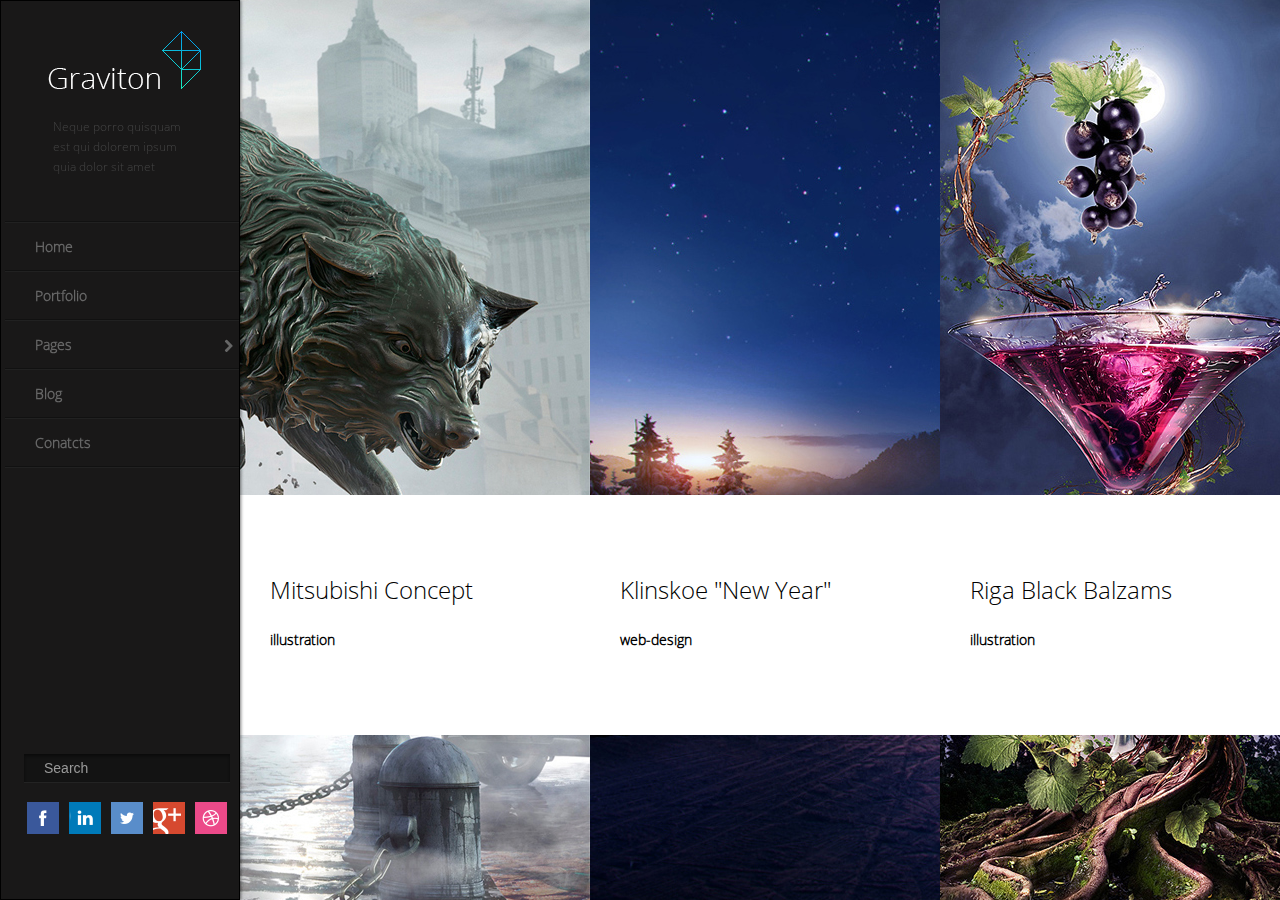
<file: index.html>
<!DOCTYPE html>
<!--[if lt IE 7]>      <html class="no-js lt-ie9 lt-ie8 lt-ie7"> <![endif]-->
<!--[if IE 7]>         <html class="no-js lt-ie9 lt-ie8"> <![endif]-->
<!--[if IE 8]>         <html class="no-js lt-ie9"> <![endif]-->
<!--[if gt IE 8]><!--> <html class="no-js"> <!--<![endif]-->
    <head>
        <meta charset="utf-8">
        <meta http-equiv="X-UA-Compatible" content="IE=edge,chrome=1">
        <title></title>
        <meta name="description" content="">
        <meta name="viewport" content="width=device-width">
        <link href='http://fonts.googleapis.com/css?family=Open+Sans:300italic,400,300' rel='stylesheet' type='text/css'>
        <link rel="stylesheet" href="css/font-awesome.min.css">
        <link rel="stylesheet" href="css/bootstrap.min.css">
        
        <link rel="stylesheet" href="css/bootstrap-responsive.min.css">
        <link rel="stylesheet" href="css/jquery.jscrollpane.css">
        <link rel="stylesheet" href="css/component.css" />
        <link rel="stylesheet" href="css/main.css">
        
        <!--[if lt IE 9]>
            <script src="js/vendor/html5-3.6-respond-1.1.0.min.js"></script>
        <![endif]-->
        <script src="js/modernizr.custom.js"></script>
    </head>
    <body class="index">
        <!--[if lt IE 7]>
            <p class="chromeframe">You are using an <strong>outdated</strong> browser. Please <a href="http://browsehappy.com/">upgrade your browser</a> or <a href="http://www.google.com/chromeframe/?redirect=true">activate Google Chrome Frame</a> to improve your experience.</p>
        <![endif]-->
      
            <a href="#" class="visible-phone show-btn">
                            <i class="btn-arrow-show"></i>
            </a>
            <div class="visible-phone helper"><img src="img/scroll-icon.png" alt=""></div>
        <div class="container-fluid">
            <div class="row-fluid">
                <div class="span3 menu-container"><!-- Left Column -->
                    <div class="menu">
                        <div class="logo">
                            <a href="index.html"><img src="img/logo.png" alt="logo"></a>
                            <p class="">Neque porro quisquam est qui dolorem ipsum quia dolor sit amet</p>
                            <a href="#" class="visible-phone hide-btn">
                                <i class="btn-arrow"></i>
                            </a>
                        </div>
                        <div id="dl-menu" class="dl-menuwrapper"><!-- Menu -->
                            <ul class=" dl-menu dlmenuopen dl-menuopen">
                                  <li class="line"></li>  
                                <li><a href="index.html">Home</a>
                                </li>
                                <li class="line"></li>
                                <li>
                                    <a href="gallery.html">Portfolio </a>
                                </li>
                                <li class="line"></li>
                                <li><a href="#">Pages</a>
                                    <ul class="dl-submenu">
                                        <li class="line"></li> 
                                            <li><a href="about.html">About</a></li>
                                            <li class="line"></li> 
                                            <li><a href="#">Slider</a></li>
                                            <li class="line"></li> 
                                            <li><a href="shortcodes.html">ShortCodes</a></li>
                                            <li class="line"></li> 
                                        </ul>
                                </li>
                                <li class="line"></li>
                                <li><a href="blog.html">Blog </a></li>
                                <li class="line"></li>
                                <li><a href="contact.html">Conatcts </a></li>
                                <li class="line"></li>
                            </ul>
                        </div> <!-- / Menu -->
                        <div class="bottom">
                            <form action="#" class="search" >
                                <input type="text" name="search" placeholder="Search">
                            </form>
                            <ul class="social">
                                <li><a href="#"><i class="sprite-f"></i></a></li>
                                <li><a href="#"><i class="sprite-in"></i></a></li>
                                <li><a href="#"><i class="sprite-t"></i></a></li>
                                <li><a href="#"><i class="sprite-g"></i></a></li>
                                <li><a href="#"><i class="sprite-w"></i></a></li>
                            </ul>
                        </div>
                    </div>
                </div><!-- / Left Column -->
               
                        
                        <ul class="index-gallery"> <!-- Gallery Items -->
                            <li style="background-image:url(img/iimg1.png)">
                                <a href="#">
                                    <div class="title">
                                        <h2>Mitsubishi Concept</h2>
                                        <h4>illustration</h4>
                                       
                                    </div>
                                </a>
                            </li>
                            <li style="background-image:url(img/iimg2.png)">
                                <a href="#">
                                    <div class="title">
                                        <h2>Klinskoe "New Year"</h2>
                                        <h4>web-design</h4>
                                       
                                    </div>
                                </a>
                            </li>
                            <li style="background-image:url(img/iimg3.png)">
                                <a href="#">
                                    <div class="title">
                                        <h2>Riga Black Balzams</h2>
                                        <h4>illustration</h4>
                                        
                                    </div>
                                </a>
                            </li>
                            <li style="background-image:url(img/iimg4.png)">
                                <a href="#">
                                    <div class="title">
                                        <h2>Riga Black Balzams 2</h2>
                                        <h4>web-design</h4>
                                        
                                    </div>
                                </a>
                            </li>
                            <li style="background-image:url(img/iimg1.png)">
                                <a href="#">
                                    <div class="title">
                                        <h2>Mitsubishi Concept</h2>
                                        <h4>illustration</h4>
                                       
                                    </div>
                                </a>
                            </li>
                            <li style="background-image:url(img/iimg2.png)">
                                <a href="#">
                                    <div class="title">
                                        <h2>Klinskoe "New Year"</h2>
                                        <h4>web-design</h4>
                                        
                                    </div>
                                </a>
                            </li>
                            <li style="background-image:url(img/iimg3.png)">
                                <a href="#">
                                    <div class="title">
                                        <h2>Riga Black Balzams</h2>
                                        <h4>illustration</h4>
                                        
                                    </div>
                                </a>
                            </li>
                            <li style="background-image:url(img/iimg4.png)">
                                <a href="#">
                                    <div class="title">
                                        <h2>Riga Black Balzams 2</h2>
                                        <h4>web-design</h4>
                                        
                                    </div>
                                </a>
                            </li>
                        </ul><!-- / Gallery Items -->
                        
                   
            </div>
        </div>

       

       

        <script src="http://ajax.googleapis.com/ajax/libs/jquery/1.9.1/jquery.min.js"></script>
        <script>window.jQuery || document.write('<script src="js/vendor/jquery-1.9.1.min.js"><\/script>')</script>
    
        <script src="js/jquery.dlmenu.js"></script>
        <script src="js/vendor/bootstrap.min.js"></script>
        <script src='js/jquery.mousewheel.js'></script>
        <script src="js/jquery.jscrollpane.min.js"></script>
        <script src="js/main.js"></script>
        <script>

            $(window).load(function(){


                $('<li class="line"></li>').insertBefore('.dl-back');

                $('.index-gallery').width(parseInt( $('.index-gallery li').width() ) * $('.index-gallery li').size());

                $(window).on('resize.index',function(event){
                    $('.index-gallery').width(parseInt( $('.index-gallery li').width() ) * $('.index-gallery li').size());                    
                });

               
            });

        </script>

        <script>
    /* MOUSE WHEEL Index Gallery*/
      $(function() {

       $("body, html").mousewheel(function(event, delta) {
          
          this.scrollLeft -= (delta * 70);
          
          event.preventDefault();

       });


      

      });
    </script>

       
    </body>
</html>
</file>
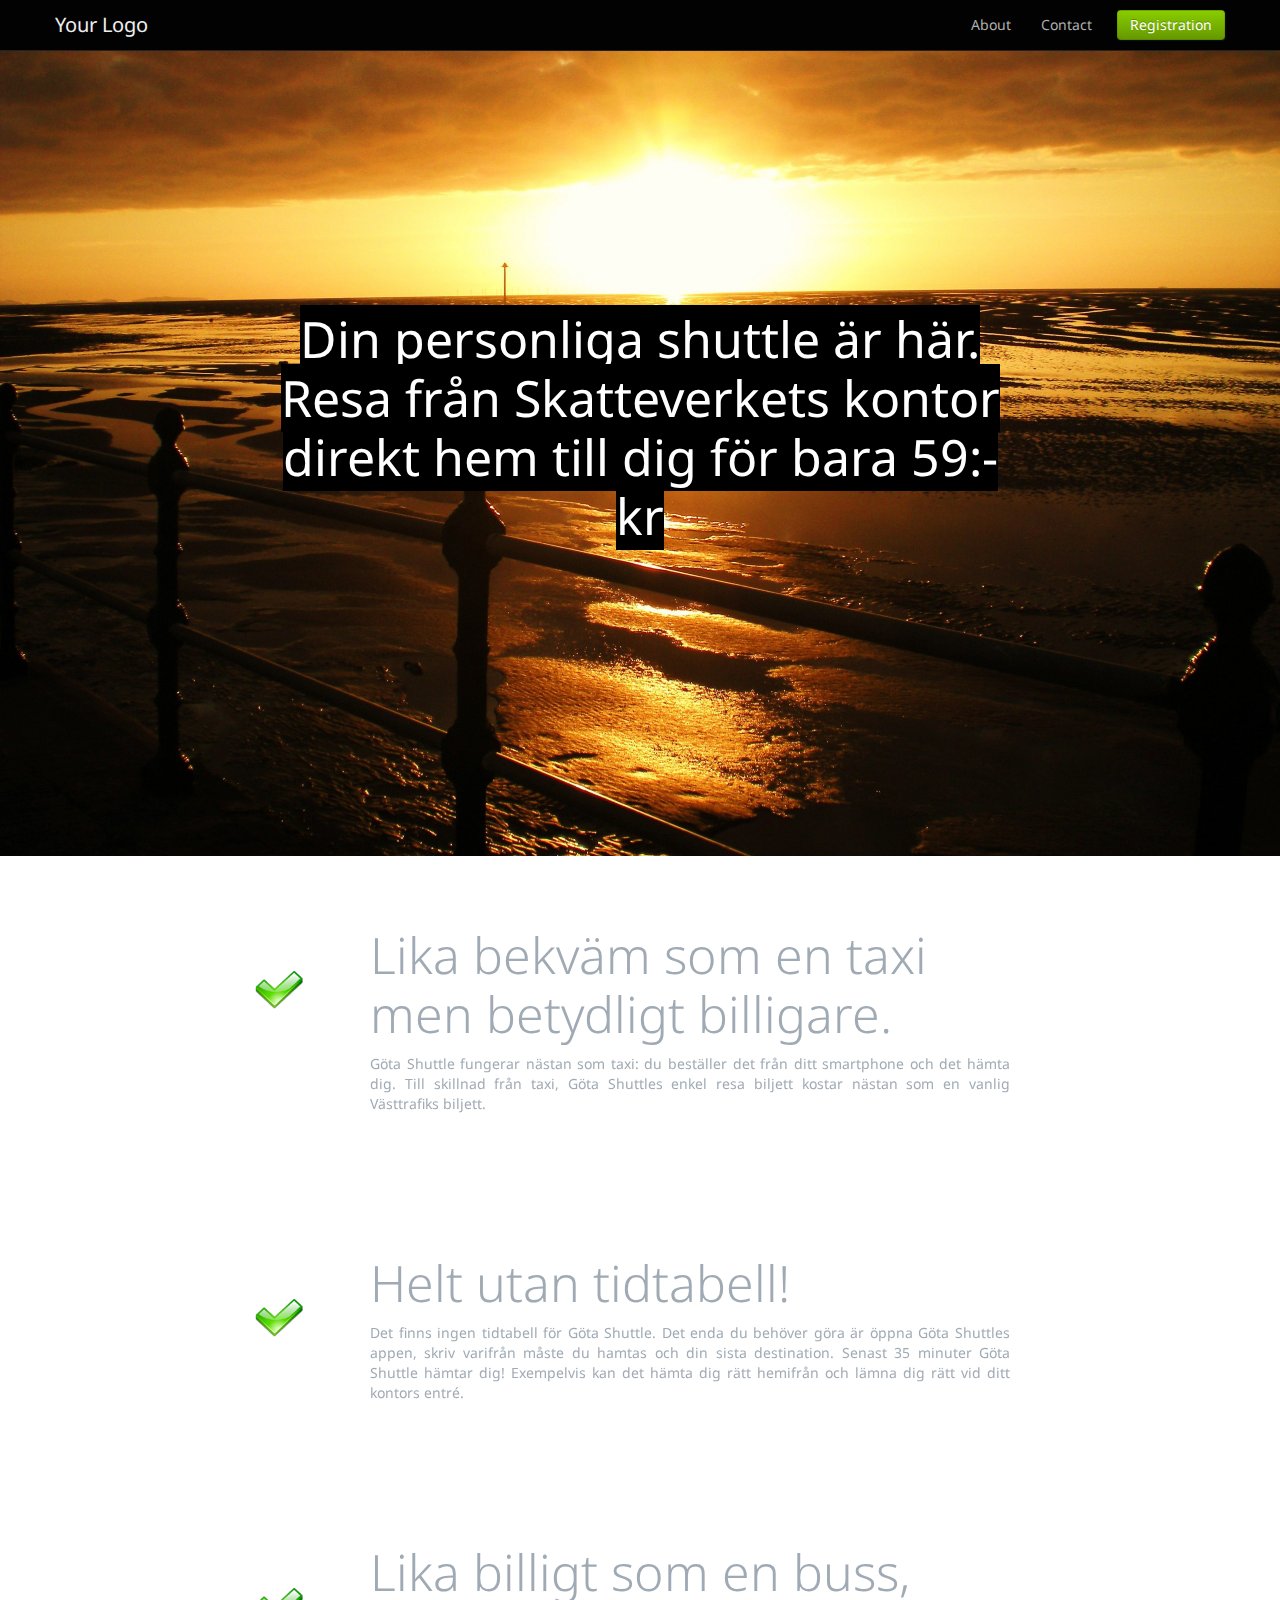
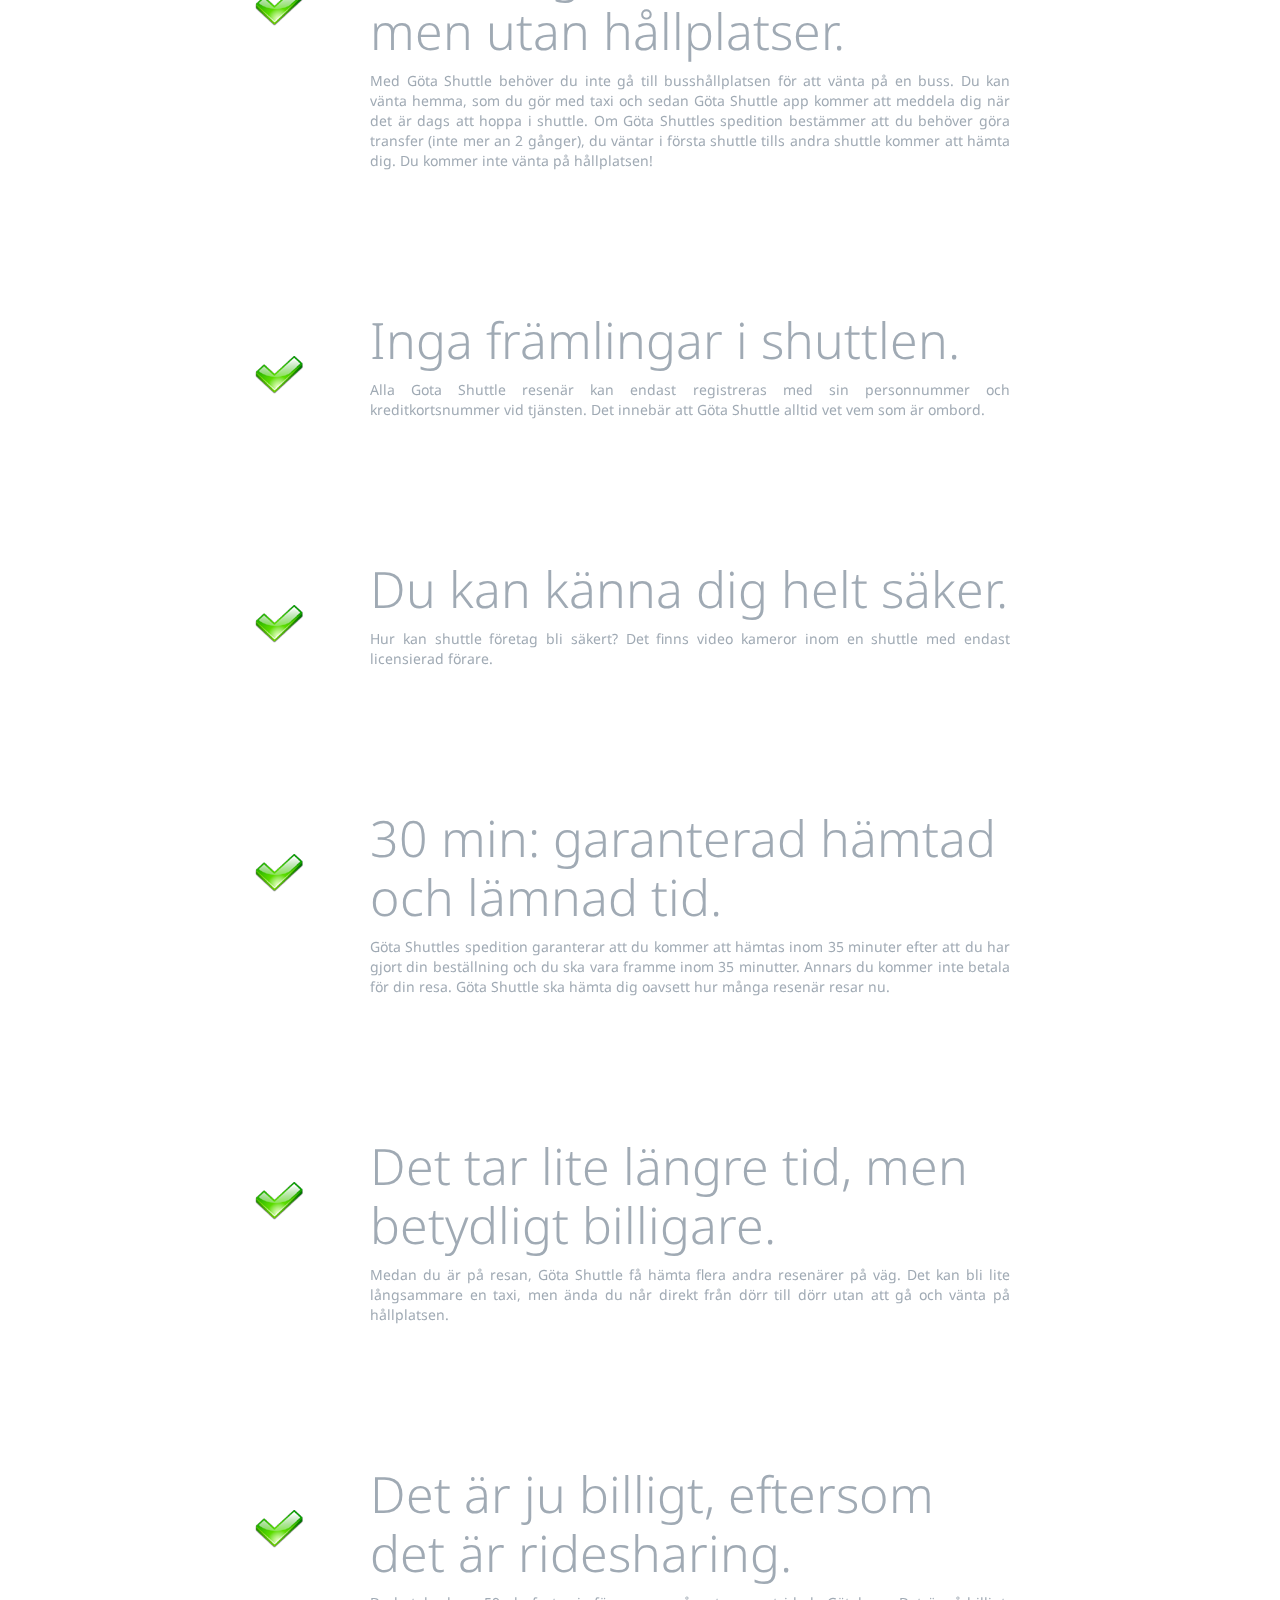
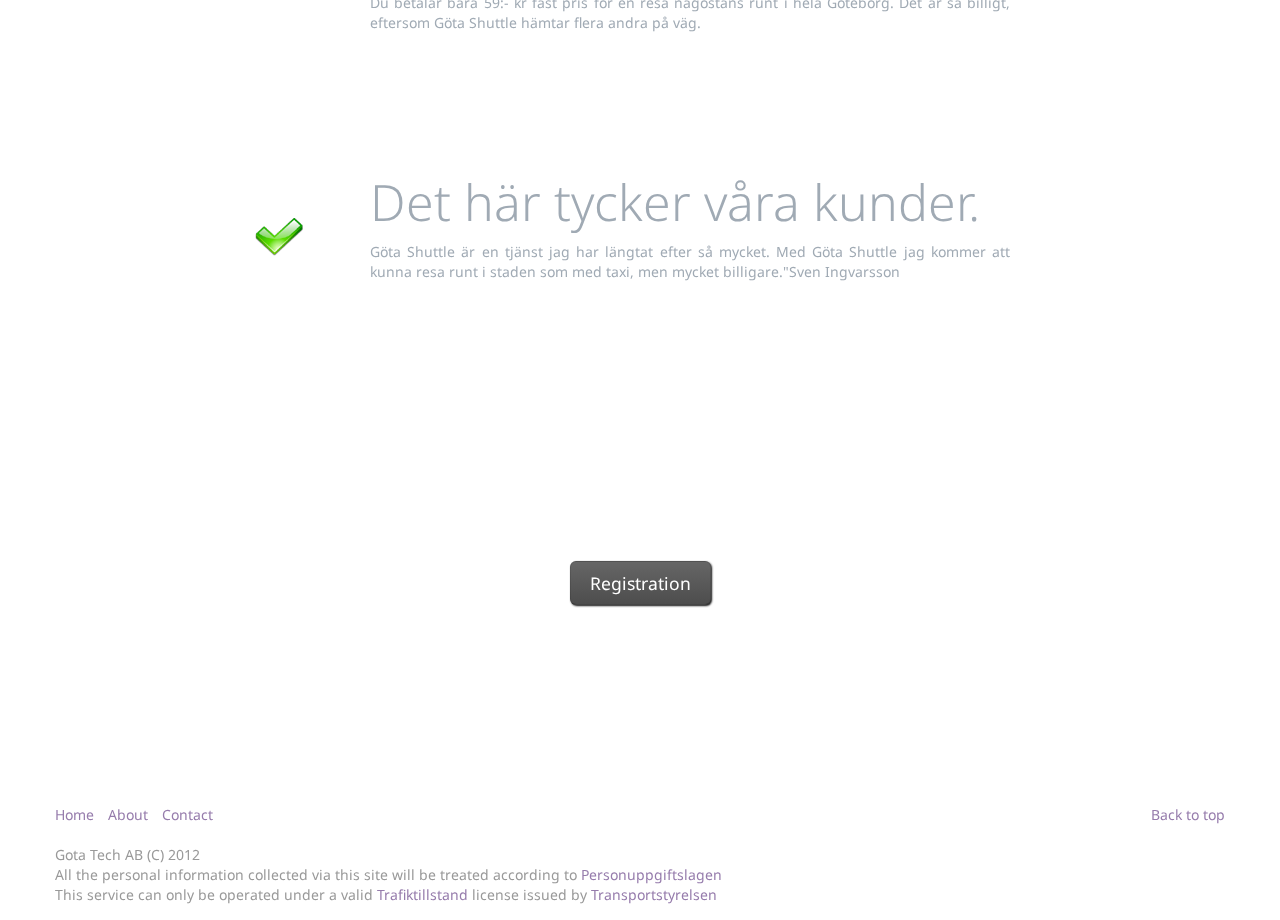
<file: landing/index.html>
<!DOCTYPE html>
<html class="no-js">
    <head>
        <meta charset="utf-8">
        <meta http-equiv="X-UA-Compatible" content="IE=edge,chrome=1">
        <title>Index</title>
        <meta name="description" content="">
        <meta name="viewport" content="width=device-width">

        <link rel="stylesheet" href="css/bootstrap.min.css">
        <link rel="stylesheet" href="css/bootswatch.css" />

        <link rel="stylesheet" href="css/bootstrap-responsive.min.css">
        <link rel="stylesheet" href="css/main.css">


    </head>
<body data-spy="scroll" data-target=".subnav" data-offset="200">
   
    <!--===================================:: HEADER NAVBAR===================================-->
    <div id="top-bar">
    <div class="container">
    	<div class="row">
    		<div class="navbar navbar-fixed-top"><!-- NavBar -->
			   <div class="navbar-inner">
			     <div class="container">
			       <a class="btn btn-navbar" data-toggle="collapse" data-target=".nav-collapse">
			         <span class="icon-bar"></span>
			         <span class="icon-bar"></span>
			         <span class="icon-bar"></span>
			       </a>
			       <a class="brand" href="index.html">Your Logo</a>
			       <div class="nav-collapse collapse" id="main-menu">
			          
			        <ul class="nav pull-right" id="main-menu-right">
			        	<li><a href="about.html" title=""  >About </a></li>
			          <li><a href="contact.html" title=""  >Contact </a></li>
			          <li>
			          	<div class="btn-group">
			          	<a href="reg.html" class="btn btn-success">Registration</a>
			          	</div>
					  </li>
			        </ul>
			       </div>
			     </div>
			   </div>
			 </div><!-- NavBar End -->
    		
    		
    		
    		<div class="subnav subnav-fixed"><!-- submenu -->
			    <ul class="nav nav-pills">
			      <li><a href="#home">Home</a></li>
			      <li><a href="#q1">q1</a></li>
			      <li><a href="#q2">q2</a></li>
			      <li><a href="#q3">q3</a></li>
			      <li><a href="#q4">q4</a></li>
			      <li><a href="#q5">q5</a></li>
			      <li><a href="#q6">q6</a></li>
			      <li><a href="#q7">q7</a></li>
			      <li><a href="#q8">q8</a></li>
			      <li><a href="#q9">q9</a></li>

			      <li><a href="#terms">Footer</a></li>		      
			    </ul>
			  </div><!-- submenu end-->
    	</div>
    </div>
   </div>
		 
    <!--===================================:: Top Background Part ===================================-->
    <div id="home">
			<div class="container"> 
				<div class="row">
					<div class="span8 offset2 margin25 margin-25">
						<h1><span>Din personliga shuttle är här.</span><br>
					<span>
						Resa från <span id="word">Skatteverkets</span> kontor direkt hem till dig för bara 59:- kr
					</span>
					</h1>
					</div>
				</div>
			</div>
		</div>
    <!--===================================:: Content ===================================-->
   <div id="features">
   	<div class="container">
            <div class="row"><!-- Question Line -->
				<div class="span8 offset2 margin5 margin-5">
					<div class="row">
						<div class="span1">
						  <img src="img/ok.png" alt="ok" class="pull-left ok hidden-phone" />
						</div>
						<div class="span7">
						<h2 id="q1" >Lika bekväm som en taxi men betydligt billigare.</h2>
						<p>Göta Shuttle fungerar nästan som taxi: du beställer det
						   från ditt smartphone och det hämta dig. Till skillnad
						   från taxi, Göta Shuttles enkel resa biljett kostar nästan
						   som en vanlig Västtrafiks biljett.</p>
						</div>
					</div>
			</div>
				<div class="span8 offset2 margin5 margin-5">
					<div class="row">
						<div class="span1">
						  <img src="img/ok.png" alt="ok" class="pull-left ok hidden-phone" />
						</div>
						<div class="span7">
					<h2 id="q2">Helt utan tidtabell!</h2>
					<p>Det finns ingen tidtabell för Göta Shuttle. Det enda du behöver göra är öppna Göta Shuttles appen, skriv varifrån måste du hamtas och din sista destination. Senast 35 minuter Göta Shuttle hämtar dig! Exempelvis kan det hämta dig rätt hemifrån och lämna dig rätt vid ditt kontors entré.</p>
					</div>
					</div>
				</div>
			</div>
			<div class="row" >
				<div class="span8 offset2 margin5 margin-5">
					<div class="row">
						<div class="span1">
						  <img src="img/ok.png" alt="ok" class="pull-left ok hidden-phone" />
						</div>
						<div class="span7">
					<h2 id="q3">Lika billigt som en buss, men utan hållplatser.</h2>
					<p>Med Göta Shuttle behöver du inte gå till busshållplatsen för att vänta på en buss. Du kan vänta hemma, som du gör med taxi och sedan Göta Shuttle app kommer att meddela dig när det är dags att hoppa i shuttle.
	Om Göta Shuttles spedition bestämmer att du behöver göra transfer (inte mer an 2 gånger), du väntar i första shuttle tills andra shuttle kommer att hämta dig. Du kommer inte vänta på hållplatsen!</p>
					</div></div>	
				</div>
				<div class="span8 offset2 margin5 margin-5">
					<div class="row">
						<div class="span1">
						  <img src="img/ok.png" alt="ok" class="pull-left ok hidden-phone" />
						</div>
						<div class="span7">
					<h2 id="q4">Inga främlingar i shuttlen.</h2>
					<p>Alla Gota Shuttle resenär kan endast registreras med sin personnummer och kreditkortsnummer vid tjänsten. Det innebär att Göta Shuttle alltid vet vem som är ombord.</p>
					</div></div>
				</div>
			</div>
			<div class="row" >
				<div class="span8 offset2 margin5 margin-5">
					<div class="row">
						<div class="span1">
						  <img src="img/ok.png" alt="ok" class="pull-left ok hidden-phone" />
						</div>
						<div class="span7">
					<h2 id="q5">Du kan känna dig helt säker.</h2>
					<p>Hur kan shuttle företag bli säkert? Det finns video kameror inom en shuttle med endast licensierad förare.</p>
					</div></div>
				</div>
			
				<div class="span8 offset2 margin5 margin-5">
					<div class="row">
						<div class="span1">
						  <img src="img/ok.png" alt="ok" class="pull-left ok hidden-phone" />
						</div>
						<div class="span7">
				<h2 id="q6">30 min: garanterad hämtad och lämnad tid.</h2>
					<p>Göta Shuttles spedition garanterar att du kommer att hämtas inom 35 minuter efter att du har gjort din beställning och du ska vara framme inom 35 minutter. Annars du kommer inte betala för din resa. Göta Shuttle ska hämta dig oavsett hur många resenär resar nu.</p>
					</div></div>
				</div>
			</div>
			
			<div class="row">	
				<div class="span8 offset2 margin5 margin-5">
					<div class="row">
						<div class="span1">
						  <img src="img/ok.png" alt="ok" class="pull-left ok hidden-phone" />
						</div>
						<div class="span7">
					<h2 id="q7">Det tar lite längre tid, men betydligt billigare.</h2>
					<p>Medan du är på resan, Göta Shuttle få hämta flera andra resenärer på väg. Det kan bli lite långsammare en taxi, men ända du når direkt från dörr till dörr utan att gå och vänta på hållplatsen.</p>
					</div></div>
				</div>
				<div class="span8 offset2 margin5 margin-5">
					<div class="row">
						<div class="span1">
						  <img src="img/ok.png" alt="ok" class="pull-left ok hidden-phone" />
						</div>
						<div class="span7">
					<h2 id="q8">Det är ju billigt, eftersom det är ridesharing.</h2>
					<p>Du betalar bara 59:- kr fast pris för en resa någostans runt i hela Göteborg. Det är så billigt, eftersom Göta Shuttle hämtar flera andra på väg.</p>
					</div></div>
				</div>
			</div>
			<div class="row">
				<div class="span8 offset2 margin5 margin-5">
					<div class="row">
						<div class="span1">
						  <img src="img/ok.png" alt="ok" class="pull-left ok hidden-phone" />
						</div>
						<div class="span7">
					<h2 id="q9">Det här tycker våra kunder.</h2>
					<p>Göta Shuttle är en tjänst jag har längtat efter så mycket. Med Göta Shuttle jag kommer att kunna resa runt i staden som med taxi, men mycket billigare."Sven Ingvarsson</p>
					</div></div>
				</div>
			</div><!-- Question Line End-->
		</div>
   </div>

    <!--===================================:: Bottom Background Part===================================-->
    <div id="terms">
			<div class="container">
				<div class="row">
					<div class="span6 offset3 margin15 margin-15">
						<a class="button btn btn-large  margin5 btn-reg" href="reg.html"> Registration </a>
					</div>
				</div>
			</div>
		</div>
    <!--===================================:: Footer===================================-->
    <div id="footer">
    	<div class="container">
    		<div class="row">
    			<div class="span12 ">
    				<div class="ft">
				        <div class="pull-right"><a href="#home">Back to top</a></div>
				        <div class="links">
				          <a href="index.html">Home</a>
				          <a href="about.html">About</a>
				          <a href="contact.html">Contact</a>
				          
				        </div>
				        
				        	Gota Tech AB (C) 2012<br>
				        	All the personal information collected via this site will be treated according to <a href="http://www.notisum.se/rnp/sls/lag/19980204.htm" class="ui-link">Personuppgiftslagen</a><br>
				        	This service can only be operated under a valid <a href="http://www.transportstyrelsen.se/sv/Luftfart/Flygbolag/Trafiktillstand/" class="ui-link">Trafiktillstand</a> license issued by <a href="http://www.transportstyrelsen.se" class="ui-link">Transportstyrelsen</a><br>
				      
			        </div>
		        </div>
		   </div>
        </div>
    </div>
      
    <script src="js/jquery-1.9.1.min.js"></script>
   
    <script src="js/bootstrap.min.js"></script>
    <script src="js/jquery.backstretch.min.js"></script>
    <script src="js/main.js"></script>
	<script type="text/javascript" >
		//Background
		$(function() {
			$.backstretch("img/bg.jpg");
			
			var count=5000;
			var word=$("#word");
			var array=["Skatteverkets","Second","Third"];
			var index=0;
			setInterval(function(){
			if(index>=array.length)
			    index=0;
			    
				word.slideUp('slow',function(){
					word.text(array[index++]);
			    word.slideDown();
				});
			    
			    
			}, count);
			
			
			
			
		});
		
	</script>
    
    
</body>
</html>
</file>
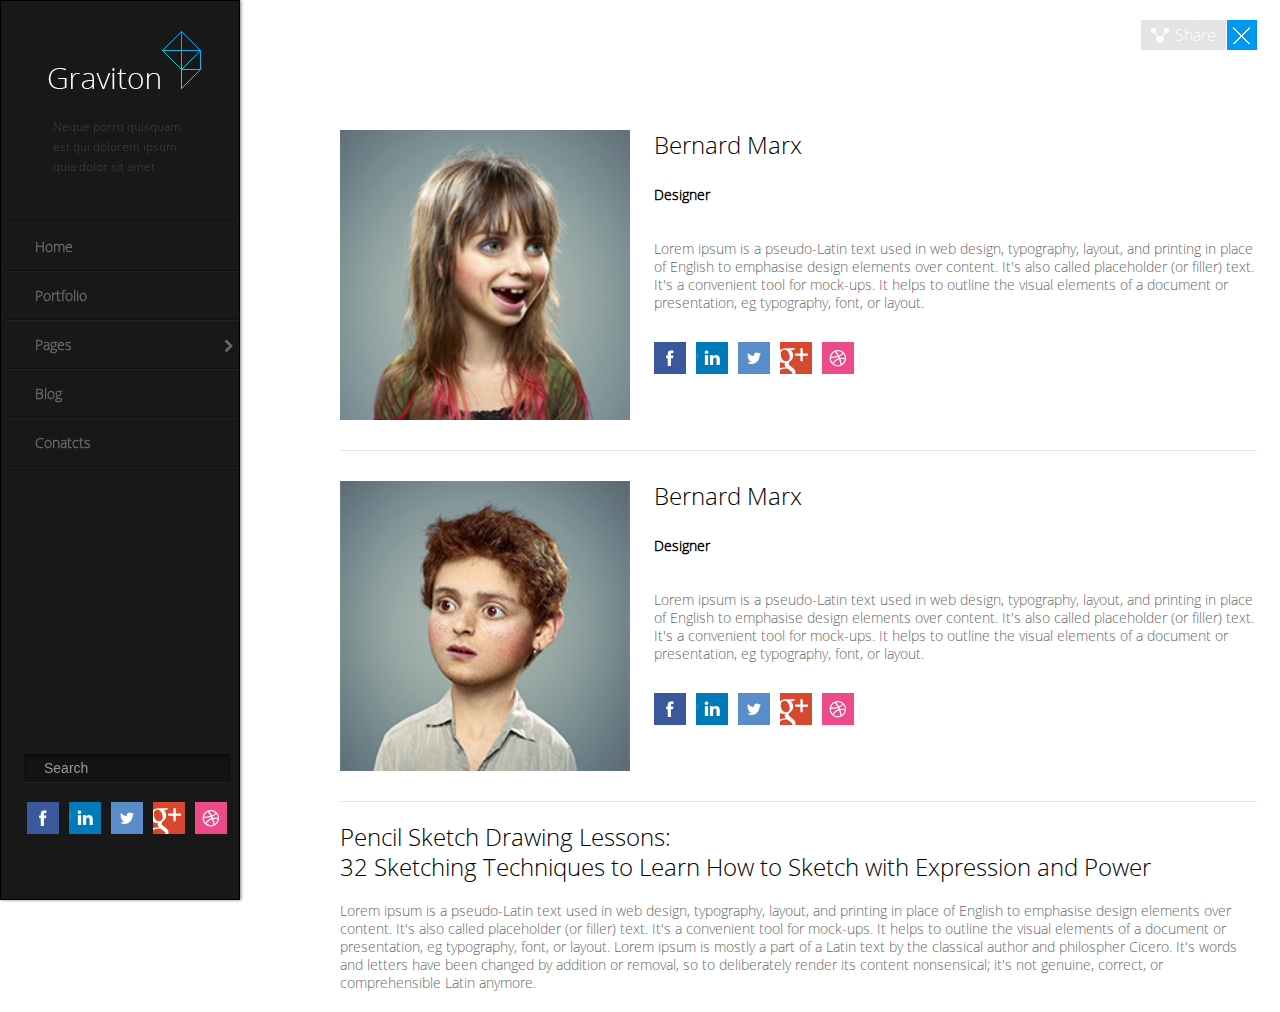
<file: about.html>
<!DOCTYPE html>
<!--[if lt IE 7]>      <html class="no-js lt-ie9 lt-ie8 lt-ie7"> <![endif]-->
<!--[if IE 7]>         <html class="no-js lt-ie9 lt-ie8"> <![endif]-->
<!--[if IE 8]>         <html class="no-js lt-ie9"> <![endif]-->
<!--[if gt IE 8]><!--> <html class="no-js"> <!--<![endif]-->
    <head>
        <meta charset="utf-8">
        <meta http-equiv="X-UA-Compatible" content="IE=edge,chrome=1">
        <title></title>
        <meta name="description" content="">
        <meta name="viewport" content="width=device-width">
        <link href='http://fonts.googleapis.com/css?family=Open+Sans:300italic,400,300' rel='stylesheet' type='text/css'>
        <link rel="stylesheet" href="css/font-awesome.min.css">
        <link rel="stylesheet" href="css/bootstrap.min.css">
        
        <link rel="stylesheet" href="css/bootstrap-responsive.min.css">
         <link rel="stylesheet" href="css/jquery.jscrollpane.css">
        <link rel="stylesheet" href="css/component.css" />
        <link rel="stylesheet" href="css/style-pre.css">
        <link rel="stylesheet" href="css/main.css">
        
        <!--[if lt IE 9]>
            <script src="js/vendor/html5-3.6-respond-1.1.0.min.js"></script>
        <![endif]-->
        <script src="js/modernizr.custom.js"></script>
    </head>
    <body class="blog2">
        <!--[if lt IE 7]>
            <p class="chromeframe">You are using an <strong>outdated</strong> browser. Please <a href="http://browsehappy.com/">upgrade your browser</a> or <a href="http://www.google.com/chromeframe/?redirect=true">activate Google Chrome Frame</a> to improve your experience.</p>
        <![endif]-->
      
            <a href="#" class="visible-phone show-btn">
                            <i class="btn-arrow-show"></i>
            </a>
       
        <div class="container-fluid">
            <div class="row-fluid">
                <div class="span3 menu-container"><!-- Left Column -->
                    <div class="menu">
                        <div class="logo">
                            <a href="index.html"><img src="img/logo.png" alt="logo"></a>
                            <p class="">Neque porro quisquam est qui dolorem ipsum quia dolor sit amet</p>
                            <a href="#" class="visible-phone hide-btn">
                                <i class="btn-arrow"></i>
                            </a>
                        </div>
                        <div id="dl-menu" class="dl-menuwrapper"><!-- Menu -->
                            <ul class=" dl-menu dlmenuopen dl-menuopen">
                                  <li class="line"></li>  
                                <li><a href="index.html">Home</a>
                                </li>
                                <li class="line"></li>
                                <li>
                                    <a href="gallery.html">Portfolio </a>
                                </li>
                                <li class="line"></li>
                                <li><a href="#">Pages</a>
                                    <ul class="dl-submenu">
                                        <li class="line"></li> 
                                            <li><a href="about.html">About</a></li>
                                            <li class="line"></li> 
                                            <li><a href="#">Slider</a></li>
                                            <li class="line"></li> 
                                            <li><a href="shortcodes.html">ShortCodes</a></li>
                                            <li class="line"></li> 
                                        </ul>
                                </li>
                                <li class="line"></li>
                                <li><a href="blog.html">Blog </a></li>
                                <li class="line"></li>
                                <li><a href="contact.html">Conatcts </a></li>
                                <li class="line"></li>
                            </ul>
                        </div> <!-- / Menu -->
                        <div class="bottom">
                            <form action="#" class="search" >
                                <input type="text" name="search" placeholder="Search">
                            </form>
                            <ul class="social">
                                <li><a href="#"><i class="sprite-f"></i></a></li>
                                <li><a href="#"><i class="sprite-in"></i></a></li>
                                <li><a href="#"><i class="sprite-t"></i></a></li>
                                <li><a href="#"><i class="sprite-g"></i></a></li>
                                <li><a href="#"><i class="sprite-w"></i></a></li>
                            </ul>
                        </div>
                    </div>
                </div><!-- / Left Column -->
                <div class="span9 offset-menu content">
                    <div class="row-fluid">
                        
                            <div class="span11 offset1">
                                <div class="top-nav clearfix"><!-- Navigation -->
                                    <div class="share">
                                        <a href="#" class="public" id="share">Share</a>
                                        <a href="#" class="close-btn "></a>
                                    </div>
                                </div> <!-- / Navigation -->
                            
                            <div class="post about "><!-- Content -->
                                <div class="row-fluid">
                                    <div class="author span12"> 
                                        <div class="row-fluid">
                                            <div class="img span4"><img src="img/aimg1.png" alt=""></div>
                                            <div class="span8">
                                                <h2>Bernard Marx</h2>
                                                <h4>Designer</h4>
                                                <p>Lorem ipsum is a pseudo-Latin text used in web design, typography, layout, and printing in place of English to emphasise design elements over content. It's also called placeholder (or filler) text. It's a convenient tool for mock-ups. It helps to outline the visual elements of a document or presentation, eg typography, font, or layout.</p>
                                                <ul class="social">
                                                    <li><a href="#"><i class="sprite-f"></i></a></li>
                                                    <li><a href="#"><i class="sprite-in"></i></a></li>
                                                    <li><a href="#"><i class="sprite-t"></i></a></li>
                                                    <li><a href="#"><i class="sprite-g"></i></a></li>
                                                    <li><a href="#"><i class="sprite-w"></i></a></li>
                                                </ul>
                                            </div>
                                        </div>
                                    </div>
                                </div>
                                <div class="row-fluid">
                                    <div class="author span12">
                                        <div class="row-fluid">
                                            <div class="img span4"><img src="img/aimg2.png" alt=""></div>
                                            <div class="span8">
                                                <h2>Bernard Marx</h2>
                                                <h4>Designer</h4>
                                                <p>Lorem ipsum is a pseudo-Latin text used in web design, typography, layout, and printing in place of English to emphasise design elements over content. It's also called placeholder (or filler) text. It's a convenient tool for mock-ups. It helps to outline the visual elements of a document or presentation, eg typography, font, or layout.</p>
                                                <ul class="social">
                                                    <li><a href="#"><i class="sprite-f"></i></a></li>
                                                    <li><a href="#"><i class="sprite-in"></i></a></li>
                                                    <li><a href="#"><i class="sprite-t"></i></a></li>
                                                    <li><a href="#"><i class="sprite-g"></i></a></li>
                                                    <li><a href="#"><i class="sprite-w"></i></a></li>
                                                </ul>
                                            </div>
                                        </div>
                                    </div>
                                </div>
                                <div class="row-fluid">
                                    <div class="description span12">
                                        <h2>Pencil Sketch Drawing Lessons: <br> 32 Sketching Techniques to Learn How to Sketch with Expression and Power</h2>
                                        <p>Lorem ipsum is a pseudo-Latin text used in web design, typography, layout, and printing in place of English to emphasise design elements over content. It's also called placeholder (or filler) text. It's a convenient tool for mock-ups. It helps to outline the visual elements of a document or presentation, eg typography, font, or layout. Lorem ipsum is mostly a part of a Latin text by the classical author and philospher Cicero. It's words and letters have been changed by addition or removal, so to deliberately render its content nonsensical; it's not genuine, correct, or comprehensible Latin anymore. </p>
                                    </div>
                                </div>
                            </div><!-- / Content -->
                            
                            
                        </div>
                        
                    </div>
                </div>
            </div>
        </div>

       <div class="share-block"><!-- Share Popup Window -->
           <a href="#" class="public active" id="hide-share">Share</a>
           <h2>Share this page</h2>
           <p>Share via</p>
           <ul class="clearfix">
                <li><a href="#"><i class="sprite-f"></i></a></li>
                <li><a href="#"><i class="sprite-in"></i></a></li>
                <li><a href="#"><i class="sprite-t"></i></a></li>
                <li><a href="#"><i class="sprite-g"></i></a></li>
           </ul>
           <p>Link to this page</p>
           <input type="text" name="link" value="www.graviton.com/work/">

       </div><!-- / Share Popup Window -->

       

        <script src="http://ajax.googleapis.com/ajax/libs/jquery/1.9.1/jquery.min.js"></script>
        <script>window.jQuery || document.write('<script src="js/vendor/jquery-1.9.1.min.js"><\/script>')</script>
    
        <script src="js/jquery.dlmenu.js"></script>
        <script src="js/vendor/bootstrap.min.js"></script>
         <script src='js/jquery.mousewheel.js'></script>
        <script src="js/jquery.jscrollpane.min.js"></script>
        <script src="js/main.js"></script>
        <script>
            $(function(){
                $('#share').on('click.my',function(){
                    var block=$('.share-block');
                    var left=$('#share').offset().left-parseInt(block.outerWidth())+parseInt($('#share').width())+20;//-9;//10 = padding
                    left=left>0?left:0;
                    block.css({'top':$('#share').offset().top,
                        'left':left});
                    block.show();
                    console.log($('#share').offset());
                    console.log( $('#hide-share').offset());
                });
                
                $('#hide-share').on('click.my',function(){
                    $('.share-block').hide();
                });

                $('.look-info').on('click.my',function(){
                    $('#ao-toggle').prop('checked',true);
                    return false;
                });
            });
        </script>
       
    </body>
</html>
</file>
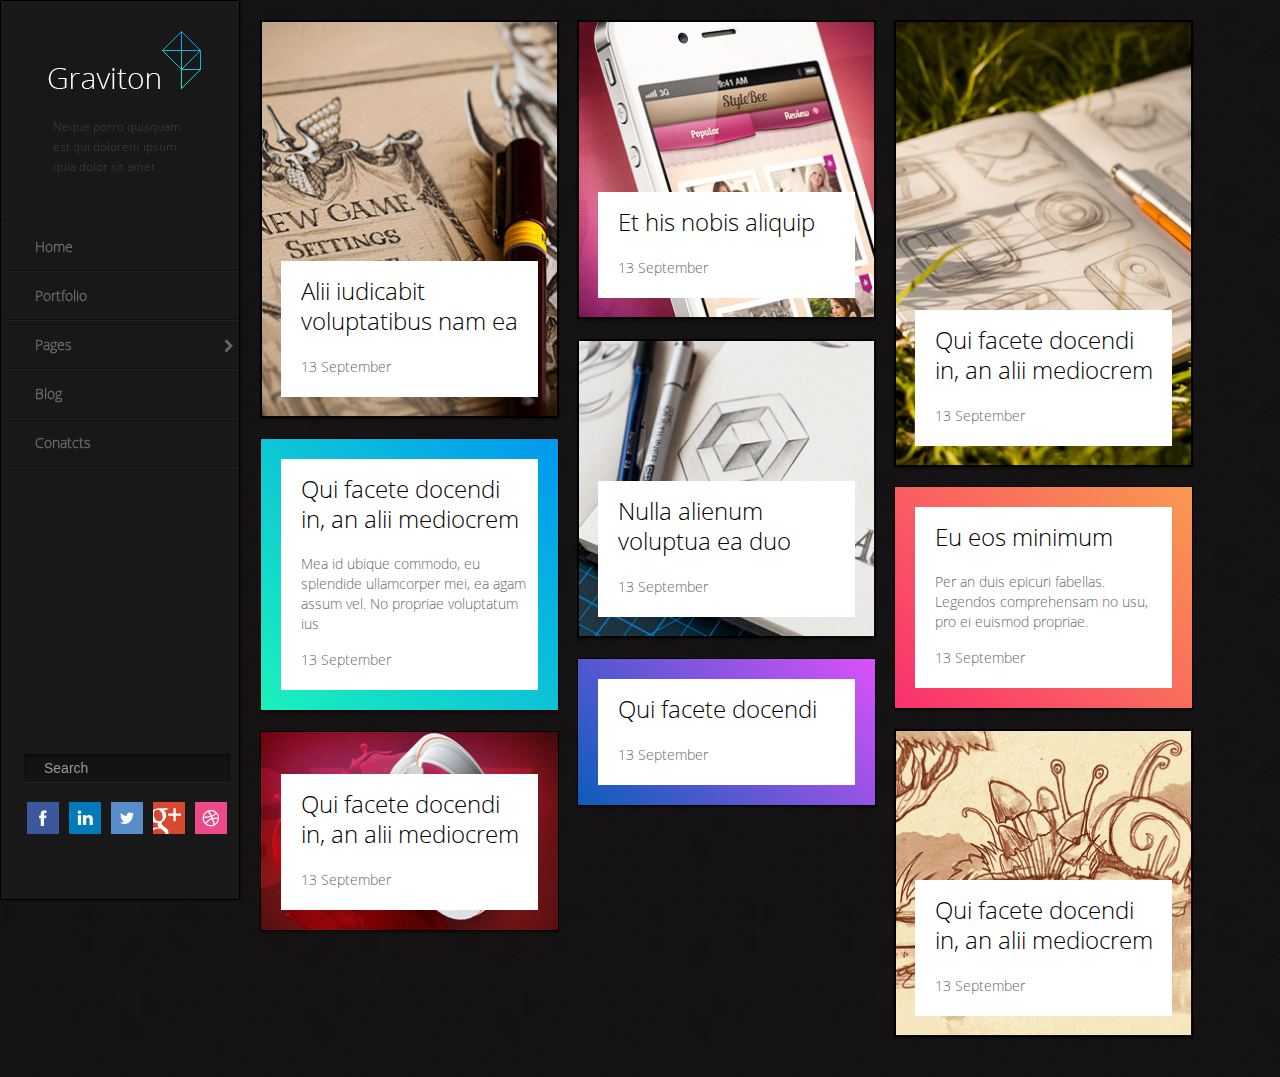
<file: blog.html>
<!DOCTYPE html>
<!--[if lt IE 7]>      <html class="no-js lt-ie9 lt-ie8 lt-ie7"> <![endif]-->
<!--[if IE 7]>         <html class="no-js lt-ie9 lt-ie8"> <![endif]-->
<!--[if IE 8]>         <html class="no-js lt-ie9"> <![endif]-->
<!--[if gt IE 8]><!--> <html class="no-js"> <!--<![endif]-->
    <head>
        <meta charset="utf-8">
        <meta http-equiv="X-UA-Compatible" content="IE=edge,chrome=1">
        <title></title>
        <meta name="description" content="">
        <meta name="viewport" content="width=device-width">
        <link href='http://fonts.googleapis.com/css?family=Open+Sans:300italic,400,300' rel='stylesheet' type='text/css'>
        <link rel="stylesheet" href="css/font-awesome.min.css">
        <link rel="stylesheet" href="css/bootstrap.min.css">
        
        <link rel="stylesheet" href="css/bootstrap-responsive.min.css">
         <link rel="stylesheet" href="css/jquery.jscrollpane.css">
        <link rel="stylesheet" href="css/component.css" />
        <link rel="stylesheet" href="css/main.css">
        
        <!--[if lt IE 9]>
            <script src="js/vendor/html5-3.6-respond-1.1.0.min.js"></script>
        <![endif]-->
        <script src="js/modernizr.custom.js"></script>
    </head>
    <body class="blog">
        <!--[if lt IE 7]>
            <p class="chromeframe">You are using an <strong>outdated</strong> browser. Please <a href="http://browsehappy.com/">upgrade your browser</a> or <a href="http://www.google.com/chromeframe/?redirect=true">activate Google Chrome Frame</a> to improve your experience.</p>
        <![endif]-->
      
            <a href="#" class="visible-phone show-btn">
                            <i class="btn-arrow-show"></i>
            </a>
       
        <div class="container-fluid">
            <div class="row-fluid">
               <div class="span3 menu-container"><!-- Left Column -->
                    <div class="menu">
                        <div class="logo">
                            <a href="index.html"><img src="img/logo.png" alt="logo"></a>
                            <p class="">Neque porro quisquam est qui dolorem ipsum quia dolor sit amet</p>
                            <a href="#" class="visible-phone hide-btn">
                                <i class="btn-arrow"></i>
                            </a>
                        </div>
                        <div id="dl-menu" class="dl-menuwrapper"><!-- Menu -->
                            <ul class=" dl-menu dlmenuopen dl-menuopen">
                                  <li class="line"></li>  
                                <li><a href="index.html">Home</a>
                                </li>
                                <li class="line"></li>
                                <li>
                                    <a href="gallery.html">Portfolio </a>
                                </li>
                                <li class="line"></li>
                                <li><a href="#">Pages</a>
                                    <ul class="dl-submenu">
                                        <li class="line"></li> 
                                            <li><a href="about.html">About</a></li>
                                            <li class="line"></li> 
                                            <li><a href="#">Slider</a></li>
                                            <li class="line"></li> 
                                            <li><a href="shortcodes.html">ShortCodes</a></li>
                                            <li class="line"></li> 
                                        </ul>
                                </li>
                                <li class="line"></li>
                                <li><a href="blog.html">Blog </a></li>
                                <li class="line"></li>
                                <li><a href="contact.html">Conatcts </a></li>
                                <li class="line"></li>
                            </ul>
                        </div> <!-- / Menu -->
                        <div class="bottom">
                            <form action="#" class="search" >
                                <input type="text" name="search" placeholder="Search">
                            </form>
                            <ul class="social">
                                <li><a href="#"><i class="sprite-f"></i></a></li>
                                <li><a href="#"><i class="sprite-in"></i></a></li>
                                <li><a href="#"><i class="sprite-t"></i></a></li>
                                <li><a href="#"><i class="sprite-g"></i></a></li>
                                <li><a href="#"><i class="sprite-w"></i></a></li>
                            </ul>
                        </div>
                    </div>
                </div><!-- / Left Column -->
                <div class="span9 offset-menu content">
                    <div class="row-fluid">
                        
                            <ul class="thumbnails .span12"> <!-- Blog Items -->
                                <li>
                                    <div class="thumbnail">
                                        <img src="img/img1.png" alt="">
                                        <div class="title">
                                            <h2><a href="blog2.html">Alii iudicabit voluptatibus nam ea</a></h2> 
                                            <time>13 September</time>
                                        </div>
                                    </div>
                                </li>
                                 <li>
                                    <div class="thumbnail">
                                        <img src="img/img4.png" alt="">
                                        <div class="title">
                                            <h2><a href="blog2.html">Et his nobis aliquip</a></h2> 
                                            <time>13 September</time>
                                        </div>
                                    </div>
                                </li>
                                 <li>
                                    <div class="thumbnail">
                                        <img src="img/img7.png" alt="">
                                        <div class="title">
                                            <h2><a href="blog2.html">Qui facete docendi in, an alii mediocrem</a></h2> 

                                            <time>13 September</time>
                                        </div>
                                    </div>
                                </li>
                                <li>
                                    <div class="thumbnail">
                                        <img src="img/img2.png" alt="">
                                        <div class="title">
                                            <h2><a href="blog2.html">Nulla alienum voluptua ea duo</a></h2> 
                                            <time>13 September</time>
                                        </div>
                                    </div>
                                </li>
                                <li>
                                    <div class="thumbnail blue-lime">
                                        
                                        <div class="title">
                                            <h2><a href="#">Qui facete docendi in, an alii mediocrem</a></h2> 
                                            <p>Mea id ubique commodo, eu splendide ullamcorper mei, ea agam assum vel. No propriae voluptatum ius</p>
                                            <time>13 September</time>
                                        </div>
                                    </div>
                                </li>
                                <li>
                                    <div class="thumbnail  orange-red" >
                                       
                                        <div class="title">
                                            <h2><a href="blog2.html">Eu eos minimum</a></h2> 
                                            <p>Per an duis epicuri fabellas. Legendos comprehensam no usu, pro ei euismod propriae.</p>
                                            <time>13 September</time>
                                        </div>
                                    </div>
                                </li>
                                <li>
                                    <div class="thumbnail pink-blue">
                                        
                                        <div class="title">
                                            <h2><a href="blog2.html">Qui facete docendi </a></h2> 
                                            <time>13 September</time>
                                        </div>
                                    </div>
                                </li>
                         
                               
                                
                                <li>
                                    <div class="thumbnail">
                                        <img src="img/img6.png" alt="">
                                        <div class="title">
                                            <h2><a href="blog2.html">Qui facete docendi in, an alii mediocrem</a></h2> 
                                            <time>13 September</time>
                                        </div>
                                    </div>
                                </li>
                               
                                
                                <li>
                                    <div class="thumbnail">
                                        <img src="img/img9.png" alt="">
                                        <div class="title">
                                            <h2><a href="blog2.html">Qui facete docendi in, an alii mediocrem</a></h2> 
                                            <time>13 September</time>
                                        </div>
                                    </div>
                                </li>
                            </ul><!-- / Blog Items -->
                        
                    </div>
                </div>
            </div>
        </div>

       

       

        <script src="http://ajax.googleapis.com/ajax/libs/jquery/1.9.1/jquery.min.js"></script>
        <script>window.jQuery || document.write('<script src="js/vendor/jquery-1.9.1.min.js"><\/script>')</script>
    
        <script src="js/jquery.dlmenu.js"></script>
        <script src="js/vendor/bootstrap.min.js"></script>
        <script src="js/masonry.pkgd.min.js"></script>
         <script src='js/jquery.mousewheel.js'></script>
        <script src="js/jquery.jscrollpane.min.js"></script>
        <script src="js/main.js"></script>
        <script>

            $(window).load(function(){

                var container = document.querySelector('.thumbnails');
                var msnry = new Masonry( container, {
                  // options
                  columnWidth: container.querySelector('.thumbnails li'),
                  gutter:20,
                  itemSelector: 'li'
                });

                
            });

        </script>

       
    </body>
</html>
</file>
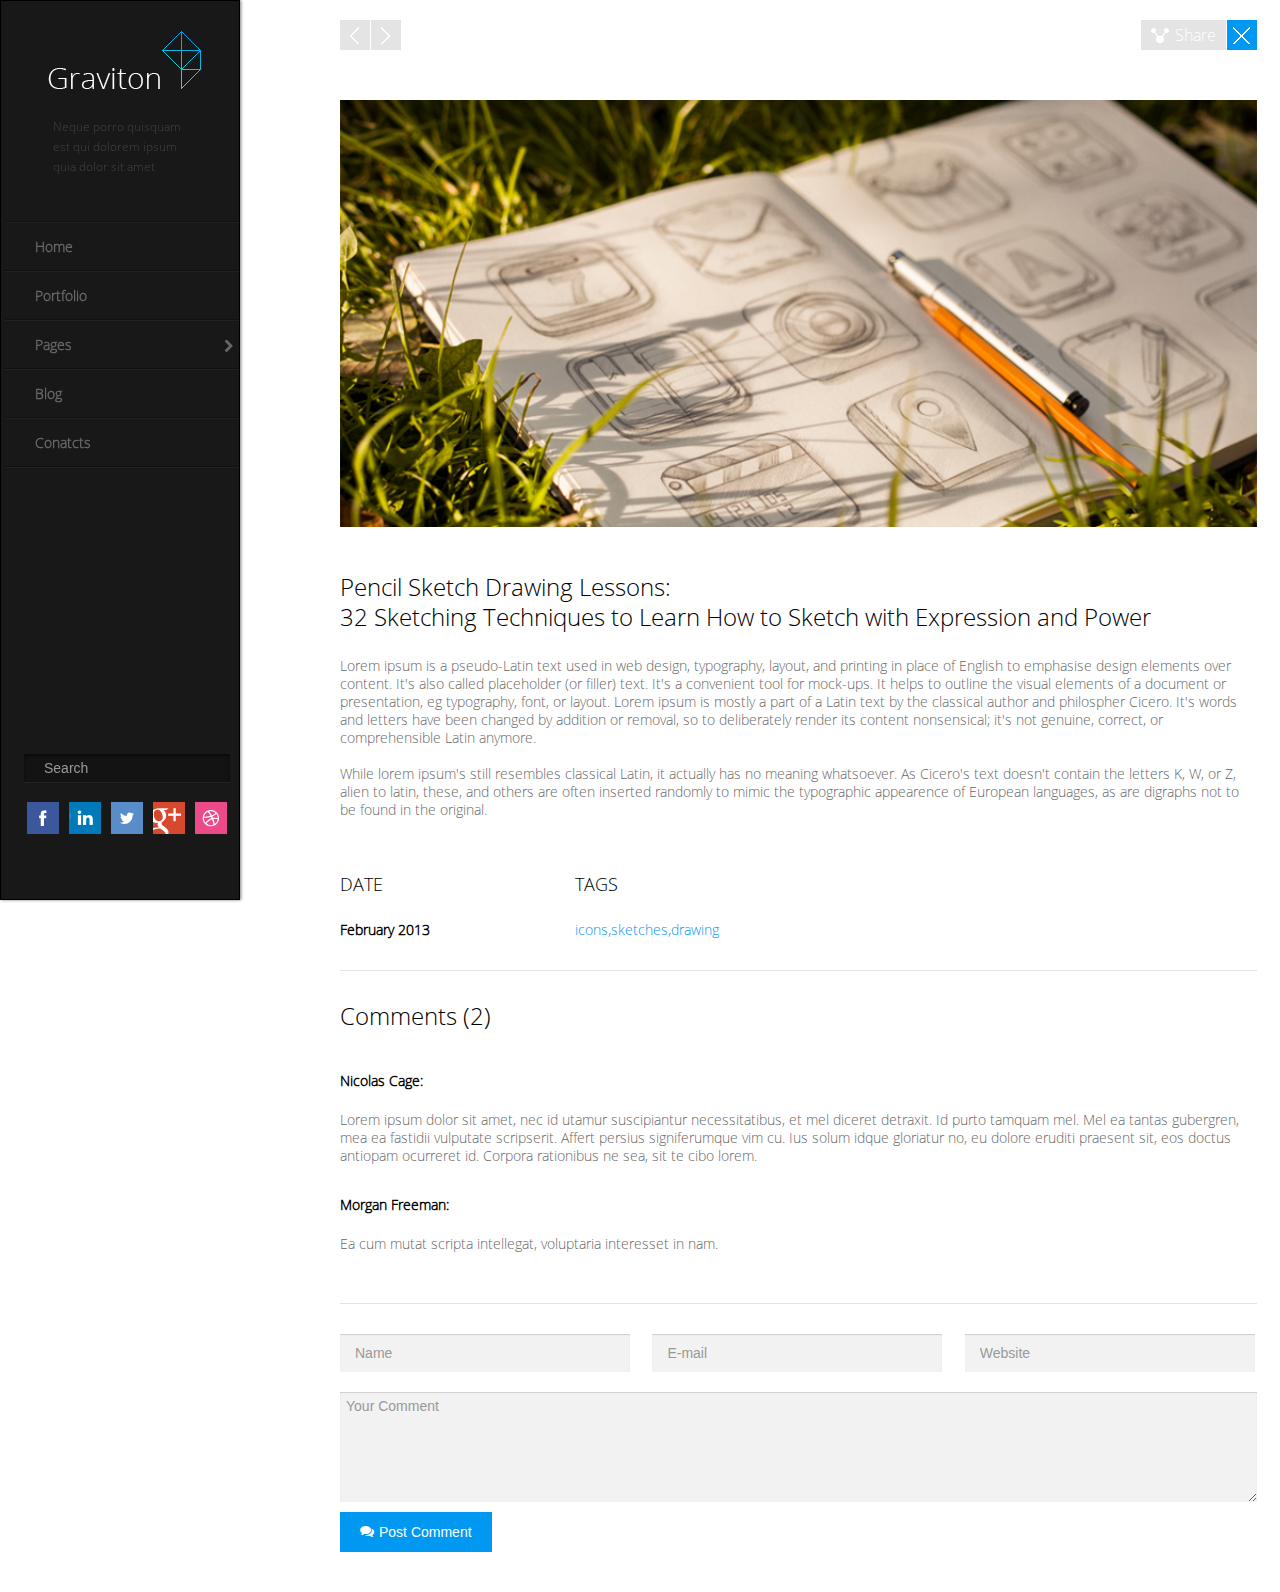
<file: blog2.html>
<!DOCTYPE html>
<!--[if lt IE 7]>      <html class="no-js lt-ie9 lt-ie8 lt-ie7"> <![endif]-->
<!--[if IE 7]>         <html class="no-js lt-ie9 lt-ie8"> <![endif]-->
<!--[if IE 8]>         <html class="no-js lt-ie9"> <![endif]-->
<!--[if gt IE 8]><!--> <html class="no-js"> <!--<![endif]-->
    <head>
        <meta charset="utf-8">
        <meta http-equiv="X-UA-Compatible" content="IE=edge,chrome=1">
        <title></title>
        <meta name="description" content="">
        <meta name="viewport" content="width=device-width">
        <link href='http://fonts.googleapis.com/css?family=Open+Sans:300italic,400,300' rel='stylesheet' type='text/css'>
        <link rel="stylesheet" href="css/font-awesome.min.css">
        <link rel="stylesheet" href="css/bootstrap.min.css">
        
        <link rel="stylesheet" href="css/bootstrap-responsive.min.css">
         <link rel="stylesheet" href="css/jquery.jscrollpane.css">
        <link rel="stylesheet" href="css/component.css" />
        <link rel="stylesheet" href="css/main.css">
        
        <!--[if lt IE 9]>
            <script src="js/vendor/html5-3.6-respond-1.1.0.min.js"></script>
        <![endif]-->
        <script src="js/modernizr.custom.js"></script>
    </head>
    <body class="blog2">
        <!--[if lt IE 7]>
            <p class="chromeframe">You are using an <strong>outdated</strong> browser. Please <a href="http://browsehappy.com/">upgrade your browser</a> or <a href="http://www.google.com/chromeframe/?redirect=true">activate Google Chrome Frame</a> to improve your experience.</p>
        <![endif]-->
      
            <a href="#" class="visible-phone show-btn">
                            <i class="btn-arrow-show"></i>
            </a>
       
        <div class="container-fluid">
            <div class="row-fluid">
              <div class="span3 menu-container"><!-- Left Column -->
                    <div class="menu">
                        <div class="logo">
                            <a href="index.html"><img src="img/logo.png" alt="logo"></a>
                            <p class="">Neque porro quisquam est qui dolorem ipsum quia dolor sit amet</p>
                            <a href="#" class="visible-phone hide-btn">
                                <i class="btn-arrow"></i>
                            </a>
                        </div>
                        <div id="dl-menu" class="dl-menuwrapper"><!-- Menu -->
                            <ul class=" dl-menu dlmenuopen dl-menuopen">
                                  <li class="line"></li>  
                                <li><a href="index.html">Home</a>
                                </li>
                                <li class="line"></li>
                                <li>
                                    <a href="gallery.html">Portfolio </a>
                                </li>
                                <li class="line"></li>
                                <li><a href="#">Pages</a>
                                    <ul class="dl-submenu">
                                        <li class="line"></li> 
                                            <li><a href="about.html">About</a></li>
                                            <li class="line"></li> 
                                            <li><a href="#">Slider</a></li>
                                            <li class="line"></li> 
                                            <li><a href="shortcodes.html">ShortCodes</a></li>
                                            <li class="line"></li> 
                                        </ul>
                                </li>
                                <li class="line"></li>
                                <li><a href="blog.html">Blog </a></li>
                                <li class="line"></li>
                                <li><a href="contact.html">Conatcts </a></li>
                                <li class="line"></li>
                            </ul>
                        </div> <!-- / Menu -->
                        <div class="bottom">
                            <form action="#" class="search" >
                                <input type="text" name="search" placeholder="Search">
                            </form>
                            <ul class="social">
                                <li><a href="#"><i class="sprite-f"></i></a></li>
                                <li><a href="#"><i class="sprite-in"></i></a></li>
                                <li><a href="#"><i class="sprite-t"></i></a></li>
                                <li><a href="#"><i class="sprite-g"></i></a></li>
                                <li><a href="#"><i class="sprite-w"></i></a></li>
                            </ul>
                        </div>
                    </div>
                </div><!-- / Left Column -->
                <div class="span9 offset-menu content">
                    <div class="row-fluid">
                        
                            <div class="span11 offset1">
                                <div class="top-nav clearfix"><!-- Navigation -->
                                    <div class="buttons">
                                        <a href="#" class="arrow">
                                           
                                        </a>
                                        <a href="#" class="arrow">
                                           
                                        </a>
                                    </div>
                                    
                                    <div class="share">
                                        <a href="#" class="public" id="share">Share</a>
                                        <a href="blog.html" class="close-btn "></a>
                                    </div>
                                </div><!-- / Navigation --> 
                            
                            <div class=" post"><!-- Content -->
                                <div class="image"><img src="img/blog-image.png" alt=""></div>
                                <h1>Pencil Sketch Drawing Lessons: <br>32 Sketching Techniques to Learn How to Sketch with Expression and Power</h1>
                                <p>Lorem ipsum is a pseudo-Latin text used in web design, typography, layout, and printing in place of English to emphasise design elements over content. It's also called placeholder (or filler) text. It's a convenient tool for mock-ups. It helps to outline the visual elements of a document or presentation, eg typography, font, or layout. Lorem ipsum is mostly a part of a Latin text by the classical author and philospher Cicero. It's words and letters have been changed by addition or removal, so to deliberately render its content nonsensical; it's not genuine, correct, or comprehensible Latin anymore. 
                                <br><br>
                                While lorem ipsum's still resembles classical Latin, it actually has no meaning whatsoever. As Cicero's text doesn't contain the letters K, W, or Z, alien to latin, these, and others are often inserted randomly to mimic the typographic appearence of European languages, as are digraphs not to be found in the original.
                                </p>
                                <div class="row-fluid">
                                <div class="date span3">
                                   <h2>DATE</h2>
                                   <time>February 2013</time>
                                </div>
                                <div class="tags span3">
                                    <h2>TAGS</h2>
                                    <div>
                                        <a href="#">icons</a>,<a href="#">sketches</a>,<a href="#">drawing</a>
                                    </div>
                                </div>
                                </div>
                            </div><!-- / Content -->
                            <div class=" comments"><!-- Comments -->
                                <h2>Comments (<span>2</span>)</h2>
                                <div class="comment">
                                    <h4>Nicolas Cage:</h4>
                                    <p>Lorem ipsum dolor sit amet, nec id utamur suscipiantur necessitatibus, et mel diceret detraxit. Id purto tamquam mel. Mel ea tantas gubergren, mea ea fastidii vulputate scripserit. Affert persius signiferumque vim cu. Ius solum idque gloriatur no, eu dolore eruditi praesent sit, eos doctus antiopam ocurreret id. Corpora rationibus ne sea, sit te cibo lorem.</p>
                                </div>
                                <div class="comment">
                                    <h4>Morgan Freeman:</h4>
                                    <p>
                                        Ea cum mutat scripta intellegat, voluptaria interesset in nam. 
                                    </p>
                                </div>

                            </div><!-- / Comments -->
                            <form action="#" class="new-comment row-fluid"><!-- New Comment -->
                                <fieldset class="span12">
                                    <div class="row-fluid">
                                        <input type="text" name='name' placeholder="Name" class="span4" >
                                        <input type="text" name='email' placeholder="E-mail" class="span4" >
                                        <input type="text" name='site' placeholder="Website" class="span4" >
                                    </div>
                                    <div class="row-fluid">
                                        <textarea name="comment" id="comment" cols="30" rows="10" class="span12" placeholder="Your Comment"></textarea>
                                    </div>
                                    <button class="btn btn-info"><i class="icon-comments"></i> Post Comment</button>
                                </fieldset>
                            </form><!-- New Comment -->
                        </div>
                        
                    </div>
                </div>
            </div>
        </div>

       <div class="share-block"><!-- Share Popup Window -->
           <a href="#" class="public active" id="hide-share">Share</a>
           <h2>Share this page</h2>
           <p>Share via</p>
           <ul class="clearfix">
                <li><a href="#"><i class="sprite-f"></i></a></li>
                <li><a href="#"><i class="sprite-in"></i></a></li>
                <li><a href="#"><i class="sprite-t"></i></a></li>
                <li><a href="#"><i class="sprite-g"></i></a></li>
           </ul>
           <p>Link to this page</p>
           <input type="text" name="link" value="www.graviton.com/work/">

       </div><!-- / Share Popup Window -->

       

        <script src="http://ajax.googleapis.com/ajax/libs/jquery/1.9.1/jquery.min.js"></script>
        <script>window.jQuery || document.write('<script src="js/vendor/jquery-1.9.1.min.js"><\/script>')</script>
    
        <script src="js/jquery.dlmenu.js"></script>
        <script src="js/vendor/bootstrap.min.js"></script>
         <script src='js/jquery.mousewheel.js'></script>
        <script src="js/jquery.jscrollpane.min.js"></script>
        <script src="js/main.js"></script>
        <script>
            $(function(){
                $('#share').on('click.my',function(){
                    var block=$('.share-block');
                    var left=$('#share').offset().left-parseInt(block.outerWidth())+parseInt($('#share').width())+20;//-9;//10 = padding
                    left=left>0?left:0;
                    block.css({'top':$('#share').offset().top,
                        'left':left});
                    block.show();
                    console.log($('#share').offset());
                    console.log( $('#hide-share').offset());
                });
                
                $('#hide-share').on('click.my',function(){
                    $('.share-block').hide();
                });

            });
        </script>
       
    </body>
</html>
</file>
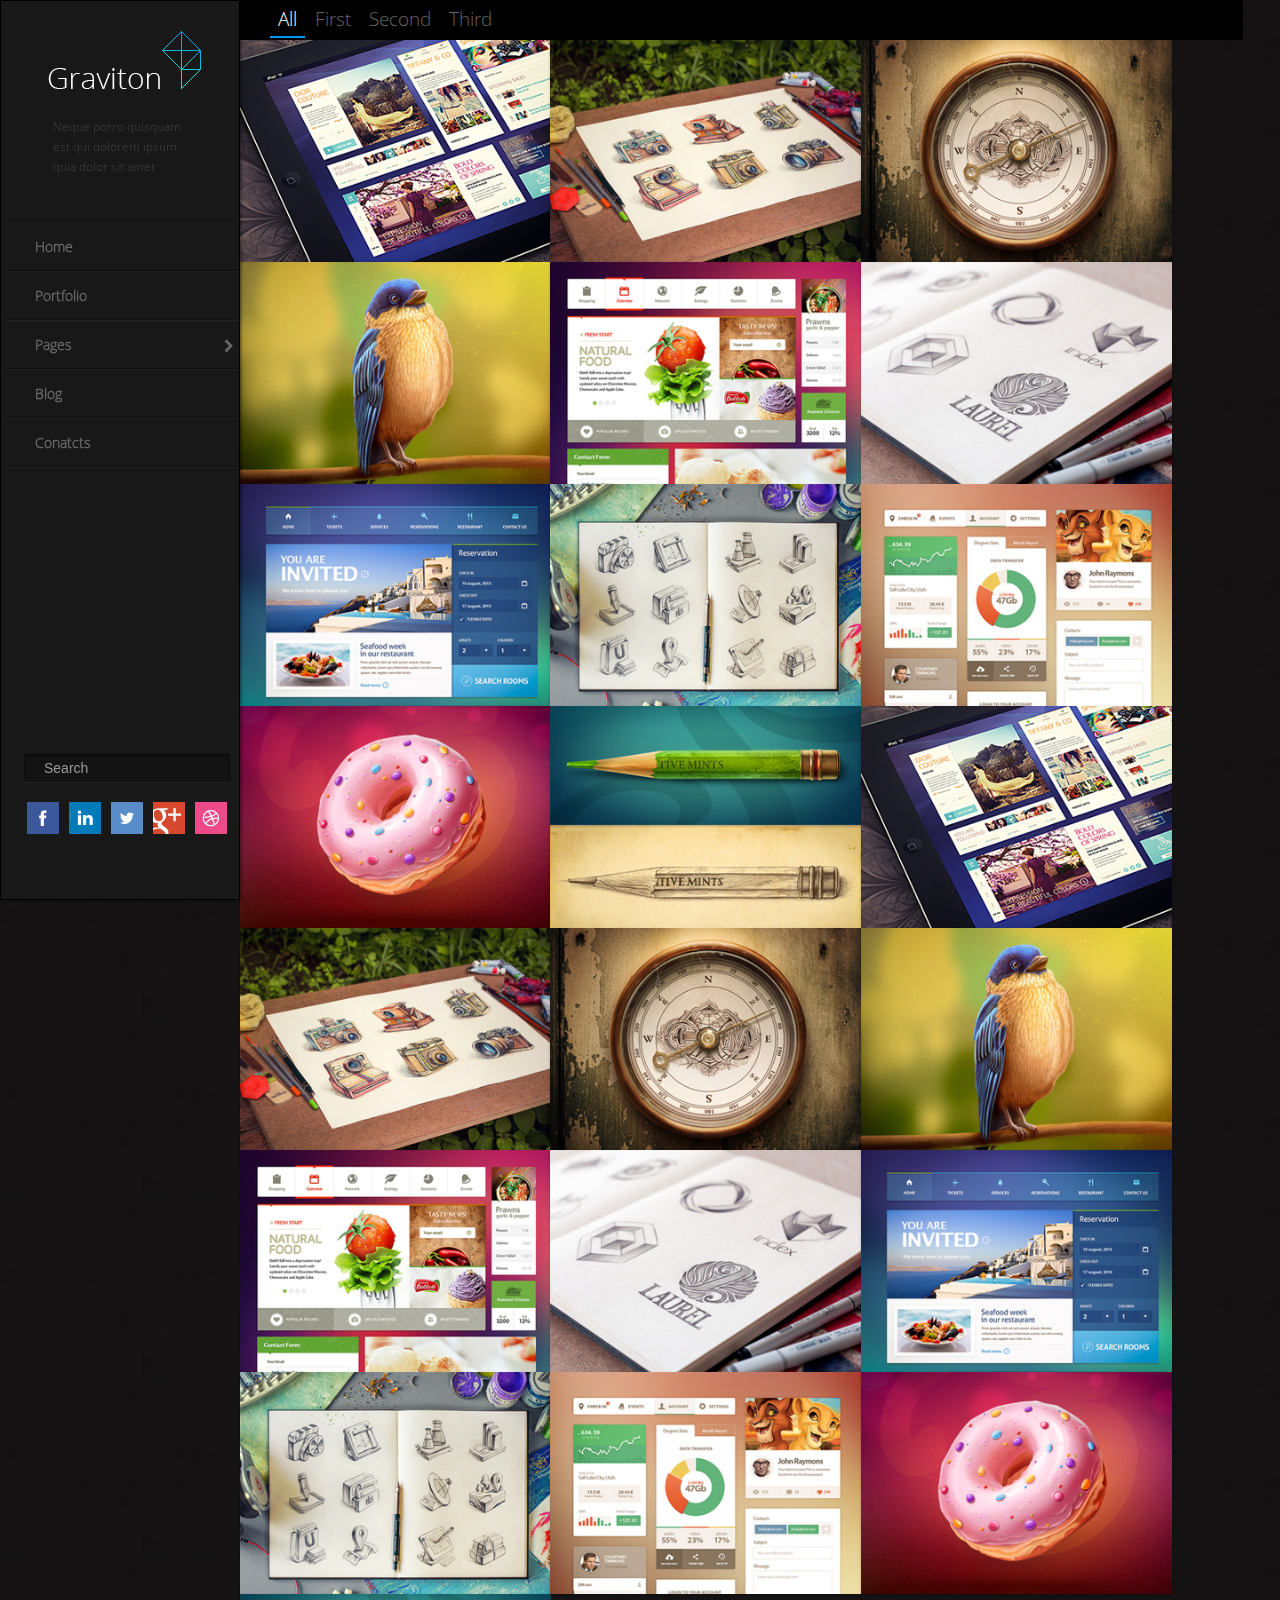
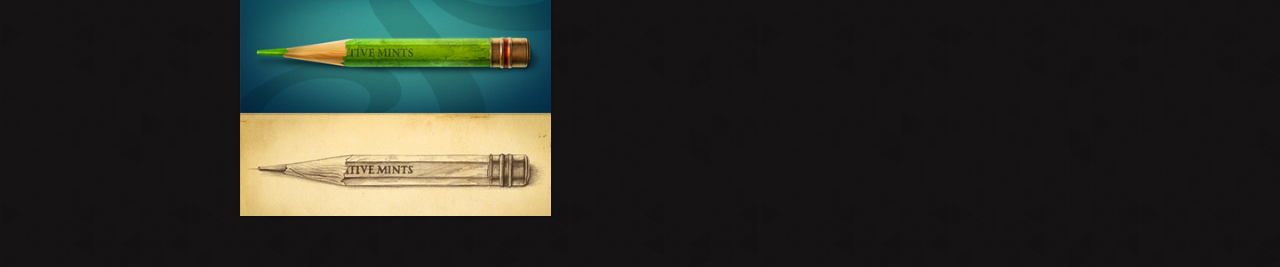
<file: gallery.html>
<!DOCTYPE html>
<!--[if lt IE 7]>      <html class="no-js lt-ie9 lt-ie8 lt-ie7"> <![endif]-->
<!--[if IE 7]>         <html class="no-js lt-ie9 lt-ie8"> <![endif]-->
<!--[if IE 8]>         <html class="no-js lt-ie9"> <![endif]-->
<!--[if gt IE 8]><!--> <html class="no-js"> <!--<![endif]-->
    <head>
        <meta charset="utf-8">
        <meta http-equiv="X-UA-Compatible" content="IE=edge,chrome=1">
        <title></title>
        <meta name="description" content="">
        <meta name="viewport" content="width=device-width">
        <link href='http://fonts.googleapis.com/css?family=Open+Sans:300italic,400,300' rel='stylesheet' type='text/css'>
        <link rel="stylesheet" href="css/font-awesome.min.css">
        <link rel="stylesheet" href="css/style3.css">


        <link rel="stylesheet" href="css/bootstrap.min.css">
        <link rel="stylesheet" href="css/bootstrap-responsive.min.css">
        
        <link rel="stylesheet" href="css/noJS.css">
        <link rel="stylesheet" href="css/style.css">
         <link rel="stylesheet" href="css/jquery.jscrollpane.css">
        <link rel="stylesheet" href="css/component.css" />
        <link rel="stylesheet" href="css/main.css">
        
        <!--[if lt IE 9]>
            <script src="js/vendor/html5-3.6-respond-1.1.0.min.js"></script>
        <![endif]-->
        <script src="js/modernizr.custom.js"></script>
        <!--<script src="js/modernizr.custom.97074.js"></script>-->
    </head>
    <body class="gallery">
        <!--[if lt IE 7]>
            <p class="chromeframe">You are using an <strong>outdated</strong> browser. Please <a href="http://browsehappy.com/">upgrade your browser</a> or <a href="http://www.google.com/chromeframe/?redirect=true">activate Google Chrome Frame</a> to improve your experience.</p>
        <![endif]-->
      
            <a href="#" class="visible-phone show-btn">
                            <i class="btn-arrow-show"></i>
            </a>
       
        <div class="container-fluid">
            <div class="row-fluid">
                <div class="span3 menu-container"><!-- Left Column -->
                    <div class="menu">
                        <div class="logo">
                            <a href="index.html"><img src="img/logo.png" alt="logo"></a>
                            <p class="">Neque porro quisquam est qui dolorem ipsum quia dolor sit amet</p>
                            <a href="#" class="visible-phone hide-btn">
                                <i class="btn-arrow"></i>
                            </a>
                        </div>
                        <div id="dl-menu" class="dl-menuwrapper"><!-- Menu -->
                            <ul class=" dl-menu dlmenuopen dl-menuopen">
                                  <li class="line"></li>  
                                <li><a href="index.html">Home</a>
                                </li>
                                <li class="line"></li>
                                <li>
                                    <a href="gallery.html">Portfolio </a>
                                </li>
                                <li class="line"></li>
                                <li><a href="#">Pages</a>
                                    <ul class="dl-submenu">
                                        <li class="line"></li> 
                                            <li><a href="about.html">About</a></li>
                                            <li class="line"></li> 
                                            <li><a href="#">Slider</a></li>
                                            <li class="line"></li> 
                                            <li><a href="shortcodes.html">ShortCodes</a></li>
                                            <li class="line"></li> 
                                        </ul>
                                </li>
                                <li class="line"></li>
                                <li><a href="blog.html">Blog </a></li>
                                <li class="line"></li>
                                <li><a href="contact.html">Conatcts </a></li>
                                <li class="line"></li>
                            </ul>
                        </div> <!-- / Menu -->
                        <div class="bottom">
                            <form action="#" class="search" >
                                <input type="text" name="search" placeholder="Search">
                            </form>
                            <ul class="social">
                                <li><a href="#"><i class="sprite-f"></i></a></li>
                                <li><a href="#"><i class="sprite-in"></i></a></li>
                                <li><a href="#"><i class="sprite-t"></i></a></li>
                                <li><a href="#"><i class="sprite-g"></i></a></li>
                                <li><a href="#"><i class="sprite-w"></i></a></li>
                            </ul>
                        </div>
                    </div>
                </div><!-- / Left Column -->
                
                <div class="span9 offset-menu content">
                    <div class="ff-container row-fluid ">
                        <ul class="nav nav-pills gallery-filter"><!-- Filter  -->
                            <li class="active ff-label-type-all"><a href="#">All</a></li>
                            <li class="ff-label-type-1"><a href="#">First</a></li>
                            <li class="ff-label-type-2"><a href="#">Second</a></li>
                            <li class="ff-label-type-3"><a href="#">Third</a></li>
                        </ul>
                        <input id="select-type-all" name="radio-set-1" type="radio" class="ff-selector-type-all" checked="checked" />
                        <input id="select-type-1" name="radio-set-1" type="radio" class="ff-selector-type-1" />
                        <input id="select-type-2" name="radio-set-1" type="radio" class="ff-selector-type-2" />
                        <input id="select-type-3" name="radio-set-1" type="radio" class="ff-selector-type-3" />
                        <ul class="gallery-block .span12 da-thumbs  ff-items" id="da-thumbs" ><!-- Gallery -->
                            <li class="ff-item-type-2">
                                <a href="work.html">
                                    <img src="img/gimg1.png" />
                                    <div>
                                        <h3>Laurel</h3>
                                       
                                        <small>logotype</small>
                                        <p>Neque porro quisquam est qui dolorem ipsum quia dolor sit amet</p>
                                        
                                    </div>
                                </a>
                            </li>
                            <li class="ff-item-type-2">
                                <a href="work.html">
                                    <img src="img/gimg2.png" />
                                    <div>
                                        <h3>Laurel</h3>
                                        <small>logotype</small>
                                        <p>Neque porro quisquam est qui dolorem ipsum quia dolor sit amet</p>
                                        
                                    </div>
                                </a>
                            </li>
                            <li class="ff-item-type-1">
                                <a href="work.html">
                                    <img src="img/gimg3.png" />
                                    <div>
                                        <h3>Laurel</h3>
                                        <small>logotype</small>
                                        <p>Neque porro quisquam est qui dolorem ipsum quia dolor sit amet</p>
                                         
                                    </div>
                                </a>
                            </li>
                            <li class="ff-item-type-3">
                                <a href="work.html">
                                    <img src="img/gimg4.png" />
                                    <div>
                                        <h3>Laurel</h3>
                                        <small>logotype</small>
                                        <p>Neque porro quisquam est qui dolorem ipsum quia dolor sit amet</p>
                                         
                                    </div>
                                </a>
                            </li>
                            <li class="ff-item-type-1">
                                <a href="work.html">
                                    <img src="img/gimg5.png" />
                                    <div>
                                        <h3>Laurel</h3>
                                        <small>logotype</small>
                                        <p>Neque porro quisquam est qui dolorem ipsum quia dolor sit amet</p>
                                        
                                    </div>
                                </a>
                            </li>
                            <li class="ff-item-type-2">
                                <a href="work.html">
                                    <img src="img/gimg6.png" />
                                    <div>
                                        <h3>Laurel</h3>
                                        <small>logotype</small>
                                        <p>Neque porro quisquam est qui dolorem ipsum quia dolor sit amet</p>
                                         
                                    </div>
                                </a>
                            </li>
                            <li class="ff-item-type-2">
                                <a href="work.html">
                                    <img src="img/gimg7.png" />
                                    <div>
                                        <h3>Laurel</h3>
                                        <small>logotype</small>
                                        <p>Neque porro quisquam est qui dolorem ipsum quia dolor sit amet</p>
                                         
                                    </div>
                                </a>
                            </li>
                            <li class="ff-item-type-3">
                                <a href="work.html">
                                    <img src="img/gimg8.png" />
                                    <div>
                                        <h3>Laurel</h3>
                                        <small>logotype</small>
                                        <p>Neque porro quisquam est qui dolorem ipsum quia dolor sit amet</p>
                                        
                                    </div>
                                </a>
                            </li>
                            <li class="ff-item-type-1">
                                <a href="work.html">
                                    <img src="img/gimg9.png" />
                                    <div>
                                        <h3>Laurel</h3>
                                        <small>logotype</small>
                                        <p>Neque porro quisquam est qui dolorem ipsum quia dolor sit amet</p>
                                         
                                    </div>
                                </a>
                            </li>
                            <li class="ff-item-type-1">
                                <a href="work.html">
                                    <img src="img/gimg10.png" />
                                    <div>
                                        <h3>Laurel</h3>
                                        <small>logotype</small>
                                        <p>Neque porro quisquam est qui dolorem ipsum quia dolor sit amet</p>
                                        
                                    </div>
                                </a>
                            </li>
                            <li class="ff-item-type-3">
                                <a href="work.html">
                                    <img src="img/gimg11.png" />
                                    <div>
                                        <h3>Laurel</h3>
                                        <small>logotype</small>
                                        <p>Neque porro quisquam est qui dolorem ipsum quia dolor sit amet</p>
                                        
                                    </div>
                                </a>
                            </li>
                            <li class="ff-item-type-2">
                                <a href="work.html">
                                    <img src="img/gimg1.png" />
                                    <div>
                                        <h3>Laurel</h3>
                                       
                                        <small>logotype</small>
                                        <p>Neque porro quisquam est qui dolorem ipsum quia dolor sit amet</p>
                                       
                                    </div>
                                </a>
                            </li>
                            <li class="ff-item-type-2">
                                <a href="work.html">
                                    <img src="img/gimg2.png" />
                                    <div>
                                        <h3>Laurel</h3>
                                        <small>logotype</small>
                                        <p>Neque porro quisquam est qui dolorem ipsum quia dolor sit amet</p>
                                         
                                    </div>
                                </a>
                            </li>
                            <li class="ff-item-type-1">
                                <a href="work.html">
                                    <img src="img/gimg3.png" />
                                    <div>
                                        <h3>Laurel</h3>
                                        <small>logotype</small>
                                        <p>Neque porro quisquam est qui dolorem ipsum quia dolor sit amet</p>
                                         
                                    </div>
                                </a>
                            </li>
                            <li class="ff-item-type-3">
                                <a href="work.html">
                                    <img src="img/gimg4.png" />
                                    <div>
                                        <h3>Laurel</h3>
                                        <small>logotype</small>
                                        <p>Neque porro quisquam est qui dolorem ipsum quia dolor sit amet</p>
                                        
                                    </div>
                                </a>
                            </li>
                            <li class="ff-item-type-1">
                                <a href="work.html">
                                    <img src="img/gimg5.png" />
                                    <div>
                                        <h3>Laurel</h3>
                                        <small>logotype</small>
                                        <p>Neque porro quisquam est qui dolorem ipsum quia dolor sit amet</p>
                                        
                                    </div>
                                </a>
                            </li>
                            <li class="ff-item-type-2">
                                <a href="work.html">
                                    <img src="img/gimg6.png" />
                                    <div>
                                        <h3>Laurel</h3>
                                        <small>logotype</small>
                                        <p>Neque porro quisquam est qui dolorem ipsum quia dolor sit amet</p>
                                        
                                    </div>
                                </a>
                            </li>
                            <li class="ff-item-type-2">
                                <a href="work.html">
                                    <img src="img/gimg7.png" />
                                    <div>
                                        <h3>Laurel</h3>
                                        <small>logotype</small>
                                        <p>Neque porro quisquam est qui dolorem ipsum quia dolor sit amet</p>
                                        
                                    </div>
                                </a>
                            </li>
                            <li class="ff-item-type-3">
                                <a href="work.html">
                                    <img src="img/gimg8.png" />
                                    <div>
                                        <h3>Laurel</h3>
                                        <small>logotype</small>
                                        <p>Neque porro quisquam est qui dolorem ipsum quia dolor sit amet</p>
                                        
                                    </div>
                                </a>
                            </li>
                            <li class="ff-item-type-1">
                                <a href="work.html">
                                    <img src="img/gimg9.png" />
                                    <div>
                                        <h3>Laurel</h3>
                                        <small>logotype</small>
                                        <p>Neque porro quisquam est qui dolorem ipsum quia dolor sit amet</p>
                                         
                                    </div>
                                </a>
                            </li>
                            <li class="ff-item-type-1">
                                <a href="work.html">
                                    <img src="img/gimg10.png" />
                                    <div>
                                        <h3>Laurel</h3>
                                        <small>logotype</small>
                                        <p>Neque porro quisquam est qui dolorem ipsum quia dolor sit amet</p>
                                         
                                    </div>
                                </a>
                            </li>
                            <li class="ff-item-type-3">
                                <a href="work.html">
                                    <img src="img/gimg11.png" />
                                    <div>
                                        <h3>Laurel</h3>
                                        <small>logotype</small>
                                        <p>Neque porro quisquam est qui dolorem ipsum quia dolor sit amet</p>
                                         
                                    </div>
                                </a>
                            </li>
                        </ul><!-- / Gallery -->



                        
                    </div>
                </div>
            </div>
        </div>

       

       

        <script src="http://ajax.googleapis.com/ajax/libs/jquery/1.9.1/jquery.min.js"></script>
        <script>window.jQuery || document.write('<script src="js/vendor/jquery-1.9.1.min.js"><\/script>')</script>
        
        <script src="js/jquery.dlmenu.js"></script>
        <script src="js/vendor/bootstrap.min.js"></script>
        <script src="js/masonry.pkgd.min.js"></script>
        <script src="js/jquery.hoverdir.js"></script>
         <script src='js/jquery.mousewheel.js'></script>
        <script src="js/jquery.jscrollpane.min.js"></script>
        <script src="js/main.js"></script>

       
        <script>
                //.ff-container input.ff-selector-type-all:checked ~ .ff-items li 
            var msnry;

             $(window).load(function(){

                var container = document.querySelector('.gallery-block');
                msnry = new Masonry( container, {
                  // options
                  columnWidth: container.querySelector('.gallery-block li'),
                  gutter:0,
                  itemSelector: 'li'
                });

               
               
            
                $('#da-thumbs li ').each( function() { $(this).hoverdir(); } );

               $('.ff-label-type-all').on('click.m',function(){
                    $('input[name=radio-set-1]').removeAttr('checked')
                    $('#select-type-all').prop("checked", true);
                    $('.gallery-filter li').removeClass('active');
                    $(this).addClass('active');

                  
               });


               $('.ff-label-type-1').on('click.m',function(){
                    $('input[name=radio-set-1]').removeAttr('checked');
                    $('#select-type-1').prop("checked", true);
                    $('.gallery-filter li').removeClass('active');
                    $(this).addClass('active');

                    
               });


               $('.ff-label-type-2').on('click.m',function(){
                    $('input[name=radio-set-1]').removeAttr('checked');
                    $('#select-type-2').prop("checked", true);
                    $('.gallery-filter li').removeClass('active');
                    $(this).addClass('active');
               });

               $('.ff-label-type-3').on('click.m',function(){
                    $('input[name=radio-set-1]').removeAttr('checked');
                    $('#select-type-3').prop("checked", true);
                    $('.gallery-filter li').removeClass('active');
                    $(this).addClass('active');
               });


                
                
            });


        </script>
       
    </body>
</html>
</file>
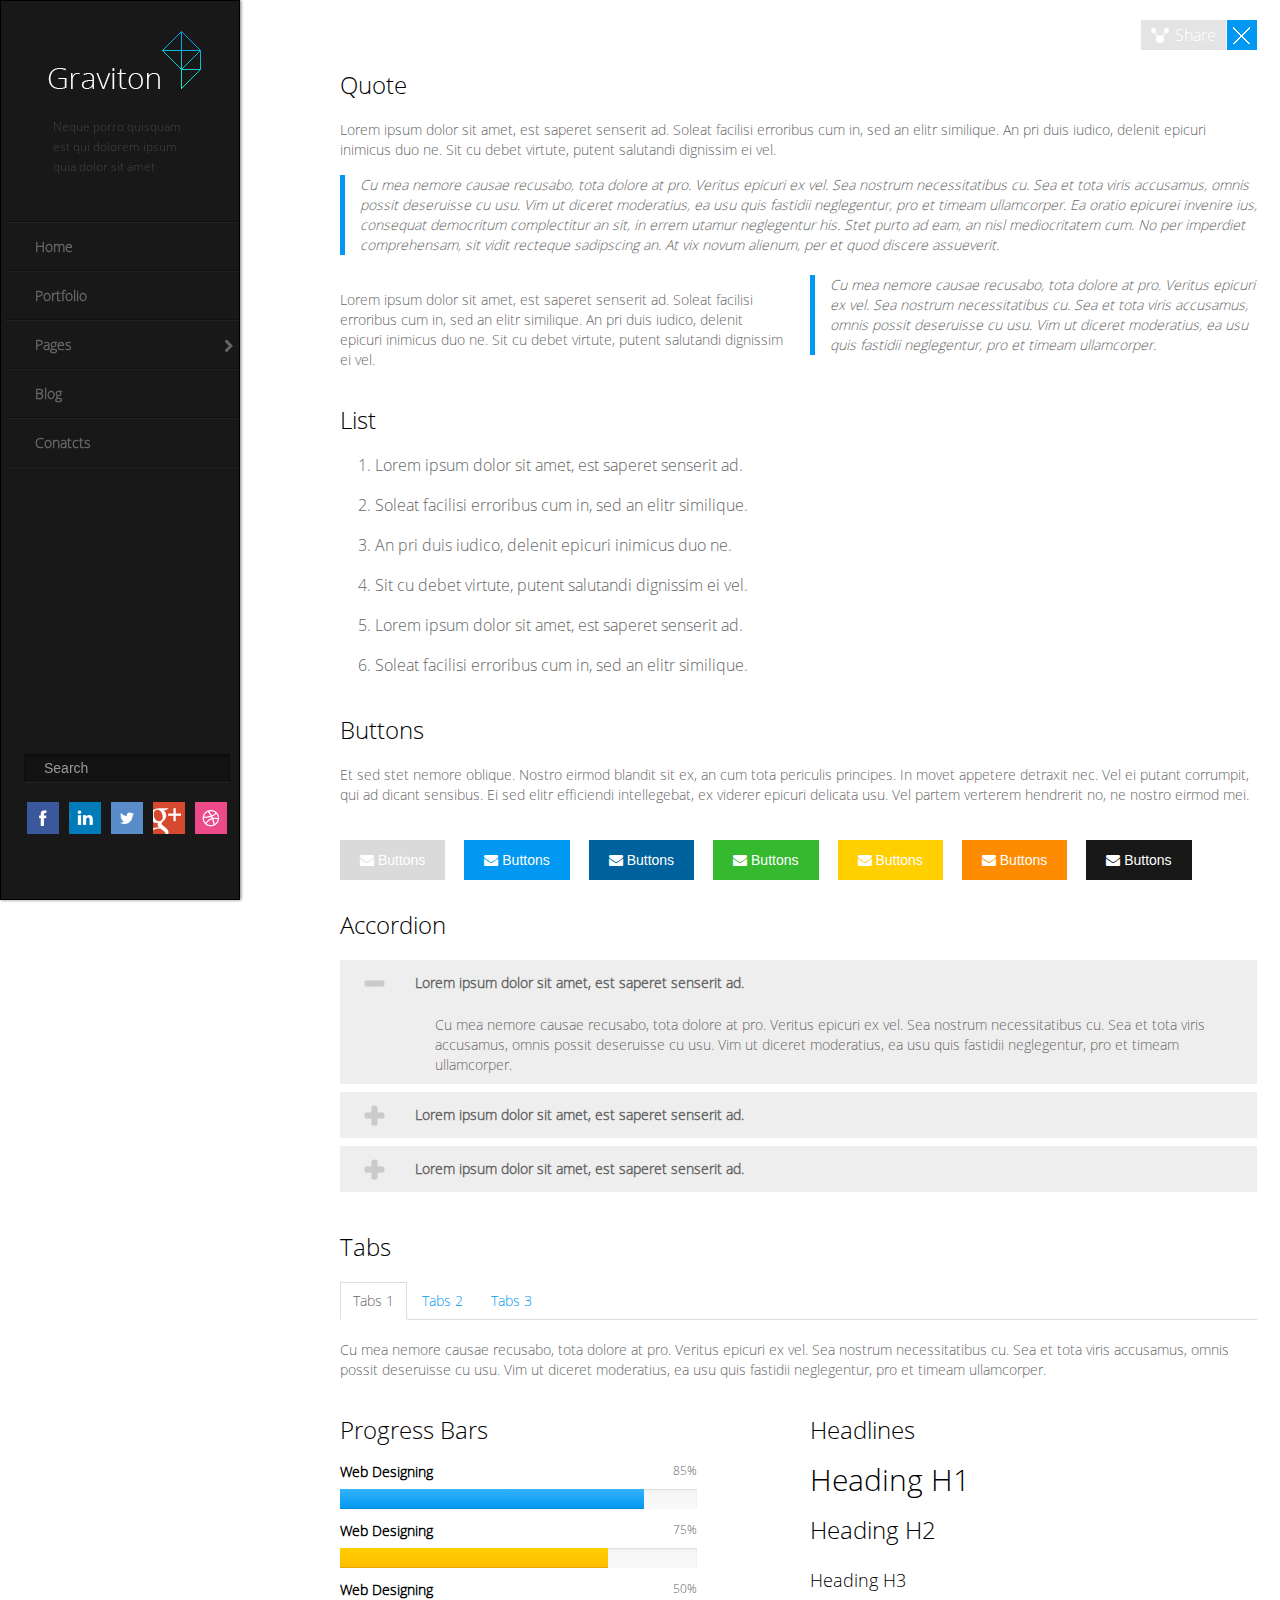
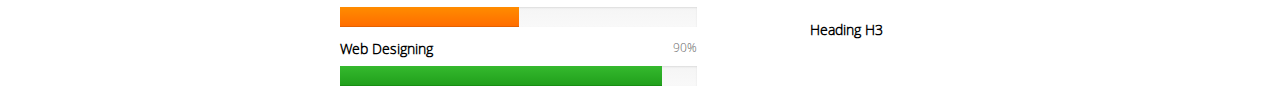
<file: shortcodes.html>
<!DOCTYPE html>
<!--[if lt IE 7]>      <html class="no-js lt-ie9 lt-ie8 lt-ie7"> <![endif]-->
<!--[if IE 7]>         <html class="no-js lt-ie9 lt-ie8"> <![endif]-->
<!--[if IE 8]>         <html class="no-js lt-ie9"> <![endif]-->
<!--[if gt IE 8]><!--> <html class="no-js"> <!--<![endif]-->
    <head>
        <meta charset="utf-8">
        <meta http-equiv="X-UA-Compatible" content="IE=edge,chrome=1">
        <title></title>
        <meta name="description" content="">
        <meta name="viewport" content="width=device-width">
        <link href='http://fonts.googleapis.com/css?family=Open+Sans:300italic,400,300' rel='stylesheet' type='text/css'>
        <link rel="stylesheet" href="css/font-awesome.min.css">
        <link rel="stylesheet" href="css/bootstrap.min.css">
        
        <link rel="stylesheet" href="css/bootstrap-responsive.min.css">
         <link rel="stylesheet" href="css/jquery.jscrollpane.css">
        <link rel="stylesheet" href="css/component.css" />
        <link rel="stylesheet" href="css/style-pre.css">
        <link rel="stylesheet" href="css/main.css">
        
        <!--[if lt IE 9]>
            <script src="js/vendor/html5-3.6-respond-1.1.0.min.js"></script>
        <![endif]-->
        <script src="js/modernizr.custom.js"></script>
    </head>
    <body class="blog2">
        <!--[if lt IE 7]>
            <p class="chromeframe">You are using an <strong>outdated</strong> browser. Please <a href="http://browsehappy.com/">upgrade your browser</a> or <a href="http://www.google.com/chromeframe/?redirect=true">activate Google Chrome Frame</a> to improve your experience.</p>
        <![endif]-->
      
            <a href="#" class="visible-phone show-btn">
                            <i class="btn-arrow-show"></i>
            </a>
       
        <div class="container-fluid">
            <div class="row-fluid">
                <div class="span3 menu-container"><!-- Left Column -->
                    <div class="menu">
                        <div class="logo">
                            <a href="index.html"><img src="img/logo.png" alt="logo"></a>
                            <p class="">Neque porro quisquam est qui dolorem ipsum quia dolor sit amet</p>
                            <a href="#" class="visible-phone hide-btn">
                                <i class="btn-arrow"></i>
                            </a>
                        </div>
                        <div id="dl-menu" class="dl-menuwrapper"><!-- Menu -->
                            <ul class=" dl-menu dlmenuopen dl-menuopen">
                                  <li class="line"></li>  
                                <li><a href="index.html">Home</a>
                                </li>
                                <li class="line"></li>
                                <li>
                                    <a href="gallery.html">Portfolio </a>
                                </li>
                                <li class="line"></li>
                                <li><a href="#">Pages</a>
                                    <ul class="dl-submenu">
                                        <li class="line"></li> 
                                            <li><a href="about.html">About</a></li>
                                            <li class="line"></li> 
                                            <li><a href="#">Slider</a></li>
                                            <li class="line"></li> 
                                            <li><a href="shortcodes.html">ShortCodes</a></li>
                                            <li class="line"></li> 
                                        </ul>
                                </li>
                                <li class="line"></li>
                                <li><a href="blog.html">Blog </a></li>
                                <li class="line"></li>
                                <li><a href="contact.html">Conatcts </a></li>
                                <li class="line"></li>
                            </ul>
                        </div> <!-- / Menu -->
                        <div class="bottom">
                            <form action="#" class="search" >
                                <input type="text" name="search" placeholder="Search">
                            </form>
                            <ul class="social">
                                <li><a href="#"><i class="sprite-f"></i></a></li>
                                <li><a href="#"><i class="sprite-in"></i></a></li>
                                <li><a href="#"><i class="sprite-t"></i></a></li>
                                <li><a href="#"><i class="sprite-g"></i></a></li>
                                <li><a href="#"><i class="sprite-w"></i></a></li>
                            </ul>
                        </div>
                    </div>
                </div><!-- / Left Column -->
                <div class="span9 offset-menu content">
                    <div class="row-fluid">
                        
                            <div class="span11 offset1">
                                <div class="top-nav clearfix">
                                    
                                    
                                    <div class="share">
                                        <a href="#" class="public" id="share">Share</a>
                                        <a href="#" class="close-btn "></a>
                                    </div>
                                </div> 
                            
                            <div class="shortcodes ">
                                
                                <div class="row-fluid">
                                    <div class="span12">
                                        <h2>
                                            Quote
                                        </h2>
                                        <p>
                                            Lorem ipsum dolor sit amet, est saperet senserit ad. Soleat facilisi erroribus cum in, sed an elitr similique. An pri duis iudico, delenit epicuri inimicus duo ne. Sit cu debet virtute, putent salutandi dignissim ei vel.
                                        </p>
                                        <blockquote>
                                            Cu mea nemore causae recusabo, tota dolore at pro. Veritus epicuri ex vel. Sea nostrum necessitatibus cu. Sea et tota viris accusamus, omnis possit deseruisse cu usu. Vim ut diceret moderatius, ea usu quis fastidii neglegentur, pro et timeam ullamcorper.
Ea oratio epicurei invenire ius, consequat democritum complectitur an sit, in errem utamur neglegentur his. Stet purto ad eam, an nisl mediocritatem cum. No per imperdiet comprehensam, sit vidit recteque sadipscing an. At vix novum alienum, per et quod discere assueverit.
                                        </blockquote>
                                        <div class="row-fluid">
                                            <div class="span6">
                                                <p>Lorem ipsum dolor sit amet, est saperet senserit ad. Soleat facilisi erroribus cum in, sed an elitr similique. An pri duis iudico, delenit epicuri inimicus duo ne. Sit cu debet virtute, putent salutandi dignissim ei vel.</p>
                                            </div>
                                            <div class="span6">
                                                <q>Cu mea nemore causae recusabo, tota dolore at pro. Veritus epicuri ex vel. Sea nostrum necessitatibus cu. Sea et tota viris accusamus, omnis possit deseruisse cu usu. Vim ut diceret moderatius, ea usu quis fastidii neglegentur, pro et timeam ullamcorper.</q>
                                            </div>
                                        </div>
                                    </div>
                                </div>
                                <div class="row-fluid"><!-- List -->
                                    <div class="span12 list-preview">
                                        <h2>List</h2>
                                        <ul>
                                            <li>Lorem ipsum dolor sit amet, est saperet senserit ad. </li>
                                            <li>Soleat facilisi erroribus cum in, sed an elitr similique.</li>
                                            <li>An pri duis iudico, delenit epicuri inimicus duo ne. </li>
                                            <li>Sit cu debet virtute, putent salutandi dignissim ei vel.</li>
                                            <li>Lorem ipsum dolor sit amet, est saperet senserit ad. </li>
                                            <li>Soleat facilisi erroribus cum in, sed an elitr similique.</li>
                                        </ul>
                                    </div>
                                </div>
                                
                                <div class="row-fluid"><!-- Buttons -->
                                    <div class="span12 buttons-set">
                                        
                                        <h2>Buttons</h2>

                                        <p>Et sed stet nemore oblique. Nostro eirmod blandit sit ex, an cum tota periculis principes. In movet appetere detraxit nec. Vel ei putant corrumpit, qui ad dicant sensibus. Ei sed elitr efficiendi intellegebat, ex viderer epicuri delicata usu. Vel partem verterem hendrerit no, ne nostro eirmod mei.</p>
                                        <div>
                                            <button class="btn"><i class="icon-envelope"></i> Buttons</button>
                                            <button class="btn btn-info"><i class="icon-envelope"></i> Buttons</button>
                                            <button class="btn btn-primary"><i class="icon-envelope"></i> Buttons</button>
                                            <button class="btn btn-success"><i class="icon-envelope"></i> Buttons</button>
                                            <button class="btn btn-warning"><i class="icon-envelope"></i> Buttons</button>
                                            <button class="btn btn-danger"><i class="icon-envelope"></i> Buttons</button>
                                            <button class="btn btn-inverse"><i class="icon-envelope"></i> Buttons</button>
                                        </div>
                                    </div>
                                </div>


                                <div class="row-fluid"><!-- Accordion -->
                                    <div class="span12">
                                        <h2>Accordion</h2>
                                        <div class="accordion" id="accordion2">
                                          <div class="accordion-group">
                                            <div class="accordion-heading">
                                              <a class="accordion-toggle minus" data-toggle="collapse" data-parent="#accordion2" href="#collapseOne">
                                               Lorem ipsum dolor sit amet, est saperet senserit ad. 
                                              </a>
                                            </div>
                                            <div id="collapseOne" class="accordion-body collapse in">
                                              <div class="accordion-inner">
                                                Cu mea nemore causae recusabo, tota dolore at pro. Veritus epicuri ex vel. Sea nostrum necessitatibus cu. Sea et tota viris accusamus, omnis possit deseruisse cu usu. Vim ut diceret moderatius, ea usu quis fastidii neglegentur, pro et timeam ullamcorper.
                                              </div>
                                            </div>
                                          </div>
                                          <div class="accordion-group">
                                            <div class="accordion-heading">
                                              <a class="accordion-toggle collapsed plus" data-toggle="collapse" data-parent="#accordion2" href="#collapseTwo">
                                               Lorem ipsum dolor sit amet, est saperet senserit ad. 
                                              </a>
                                            </div>
                                            <div id="collapseTwo" class="accordion-body collapse">
                                              <div class="accordion-inner">
                                                Cu mea nemore causae recusabo, tota dolore at pro. Veritus epicuri ex vel. Sea nostrum necessitatibus cu. Sea et tota viris accusamus, omnis possit deseruisse cu usu. Vim ut diceret moderatius, ea usu quis fastidii neglegentur, pro et timeam ullamcorper.
                                              </div>
                                            </div>
                                          </div>
                                          <div class="accordion-group">
                                            <div class="accordion-heading">
                                              <a class="accordion-toggle  collapsed plus" data-toggle="collapse" data-parent="#accordion2" href="#collapseThree">
                                               Lorem ipsum dolor sit amet, est saperet senserit ad. 
                                              </a>
                                            </div>
                                            <div id="collapseThree" class="accordion-body collapse">
                                              <div class="accordion-inner">
                                                Cu mea nemore causae recusabo, tota dolore at pro. Veritus epicuri ex vel. Sea nostrum necessitatibus cu. Sea et tota viris accusamus, omnis possit deseruisse cu usu. Vim ut diceret moderatius, ea usu quis fastidii neglegentur, pro et timeam ullamcorper.
                                              </div>
                                            </div>
                                          </div>
                                        </div>

                                    </div>
                                </div>
                            

                                <div class="row-fluid"><!-- Tabs -->
                                    <div class="span12">
                                        
                                        <h2>Tabs</h2>

                                        <div class="tabbable"> 
                                          <ul class="nav nav-tabs">
                                            <li class="active"><a href="#tab1" data-toggle="tab">Tabs 1</a></li>
                                            <li><a href="#tab2" data-toggle="tab">Tabs 2</a></li>
                                            <li><a href="#tab3" data-toggle="tab">Tabs 3</a></li>
                                          </ul>
                                          <div class="tab-content">
                                            <div class="tab-pane active" id="tab1">
                                              <p>Cu mea nemore causae recusabo, tota dolore at pro. Veritus epicuri ex vel. Sea nostrum necessitatibus cu. Sea et tota viris accusamus, omnis possit deseruisse cu usu. Vim ut diceret moderatius, ea usu quis fastidii neglegentur, pro et timeam ullamcorper.</p>
                                            </div>
                                            <div class="tab-pane" id="tab2">
                                              <p>Cu mea nemore causae recusabo, tota dolore at pro. Veritus epicuri ex vel. Sea nostrum necessitatibus cu. Sea et tota viris accusamus, omnis possit deseruisse cu usu. Vim ut diceret moderatius, ea usu quis fastidii neglegentur, pro et timeam ullamcorper.</p>
                                            </div>
                                            <div class="tab-pane" id="ta32">
                                              <p>Cu mea nemore causae recusabo, tota dolore at pro. Veritus epicuri ex vel. Sea nostrum necessitatibus cu. Sea et tota viris accusamus, omnis possit deseruisse cu usu. Vim ut diceret moderatius, ea usu quis fastidii neglegentur, pro et timeam ullamcorper.</p>
                                            </div>
                                          </div>
                                        </div>

                                    </div>
                                </div>

                                    
                                 <div class="row-fluid">
                                    <div class="span6 progress-bars"><!-- Progress Bars -->
                                        <h2>Progress Bars</h2>
                                        <div>
                                            <h4>Web Designing <span>85%</span></h4>
                                            <div class="progress progress-info">
                                              <div class="bar" style="width: 85%;"></div>
                                            </div>
                                        </div>
                                        <div>
                                            <h4>Web Designing <span>75%</span></h4>
                                            <div class="progress progress-warning">
                                              <div class="bar" style="width: 75%;"></div>
                                            </div>
                                        </div>
                                        <div>
                                            <h4>Web Designing <span>50%</span></h4>
                                            <div class="progress progress-danger">
                                              <div class="bar" style="width: 50%;"></div>
                                            </div>
                                        </div>
                                        <div>
                                            <h4>Web Designing <span>90%</span></h4>
                                            <div class="progress progress-success">
                                              <div class="bar" style="width: 90%;"></div>
                                            </div>
                                        </div>
                                    </div>
                                    <div class="span6"> <!-- Headers -->
                                        <h2>Headlines </h2>
                                        <div>
                                            <h1>Heading H1</h1>
                                            <h2>Heading H2</h2>
                                            <h3>Heading H3</h3>
                                            <h4>Heading H3</h4>
                                        </div>
                                    </div>
                                </div>

                            </div>
                            
                            
                        </div>
                        
                    </div>
                </div>
            </div>
        </div>

       <div class="share-block">
           <a href="#" class="public active" id="hide-share">Share</a>
           <h2>Share this page</h2>
           <p>Share via</p>
           <ul class="clearfix">
                <li><a href="#"><i class="sprite-f"></i></a></li>
                <li><a href="#"><i class="sprite-in"></i></a></li>
                <li><a href="#"><i class="sprite-t"></i></a></li>
                <li><a href="#"><i class="sprite-g"></i></a></li>
           </ul>
           <p>Link to this page</p>
           <input type="text" name="link" value="www.graviton.com/work/">

       </div>

       

        <script src="http://ajax.googleapis.com/ajax/libs/jquery/1.9.1/jquery.min.js"></script>
        <script>window.jQuery || document.write('<script src="js/vendor/jquery-1.9.1.min.js"><\/script>')</script>
    
        <script src="js/jquery.dlmenu.js"></script>
        <script src="js/vendor/bootstrap.min.js"></script>
         <script src='js/jquery.mousewheel.js'></script>
        <script src="js/jquery.jscrollpane.min.js"></script>
        <script src="js/main.js"></script>
        <script>
            $(function(){
                $('#share').on('click.my',function(){
                    var block=$('.share-block');
                    var left=$('#share').offset().left-parseInt(block.outerWidth())+parseInt($('#share').width())+20;//-9;//10 = padding
                    left=left>0?left:0;
                    block.css({'top':$('#share').offset().top,
                        'left':left});
                    block.show();
                    console.log($('#share').offset());
                    console.log( $('#hide-share').offset());
                });
                
                $('#hide-share').on('click.my',function(){
                    $('.share-block').hide();
                });

            });
        </script>
       
    </body>
</html>
</file>
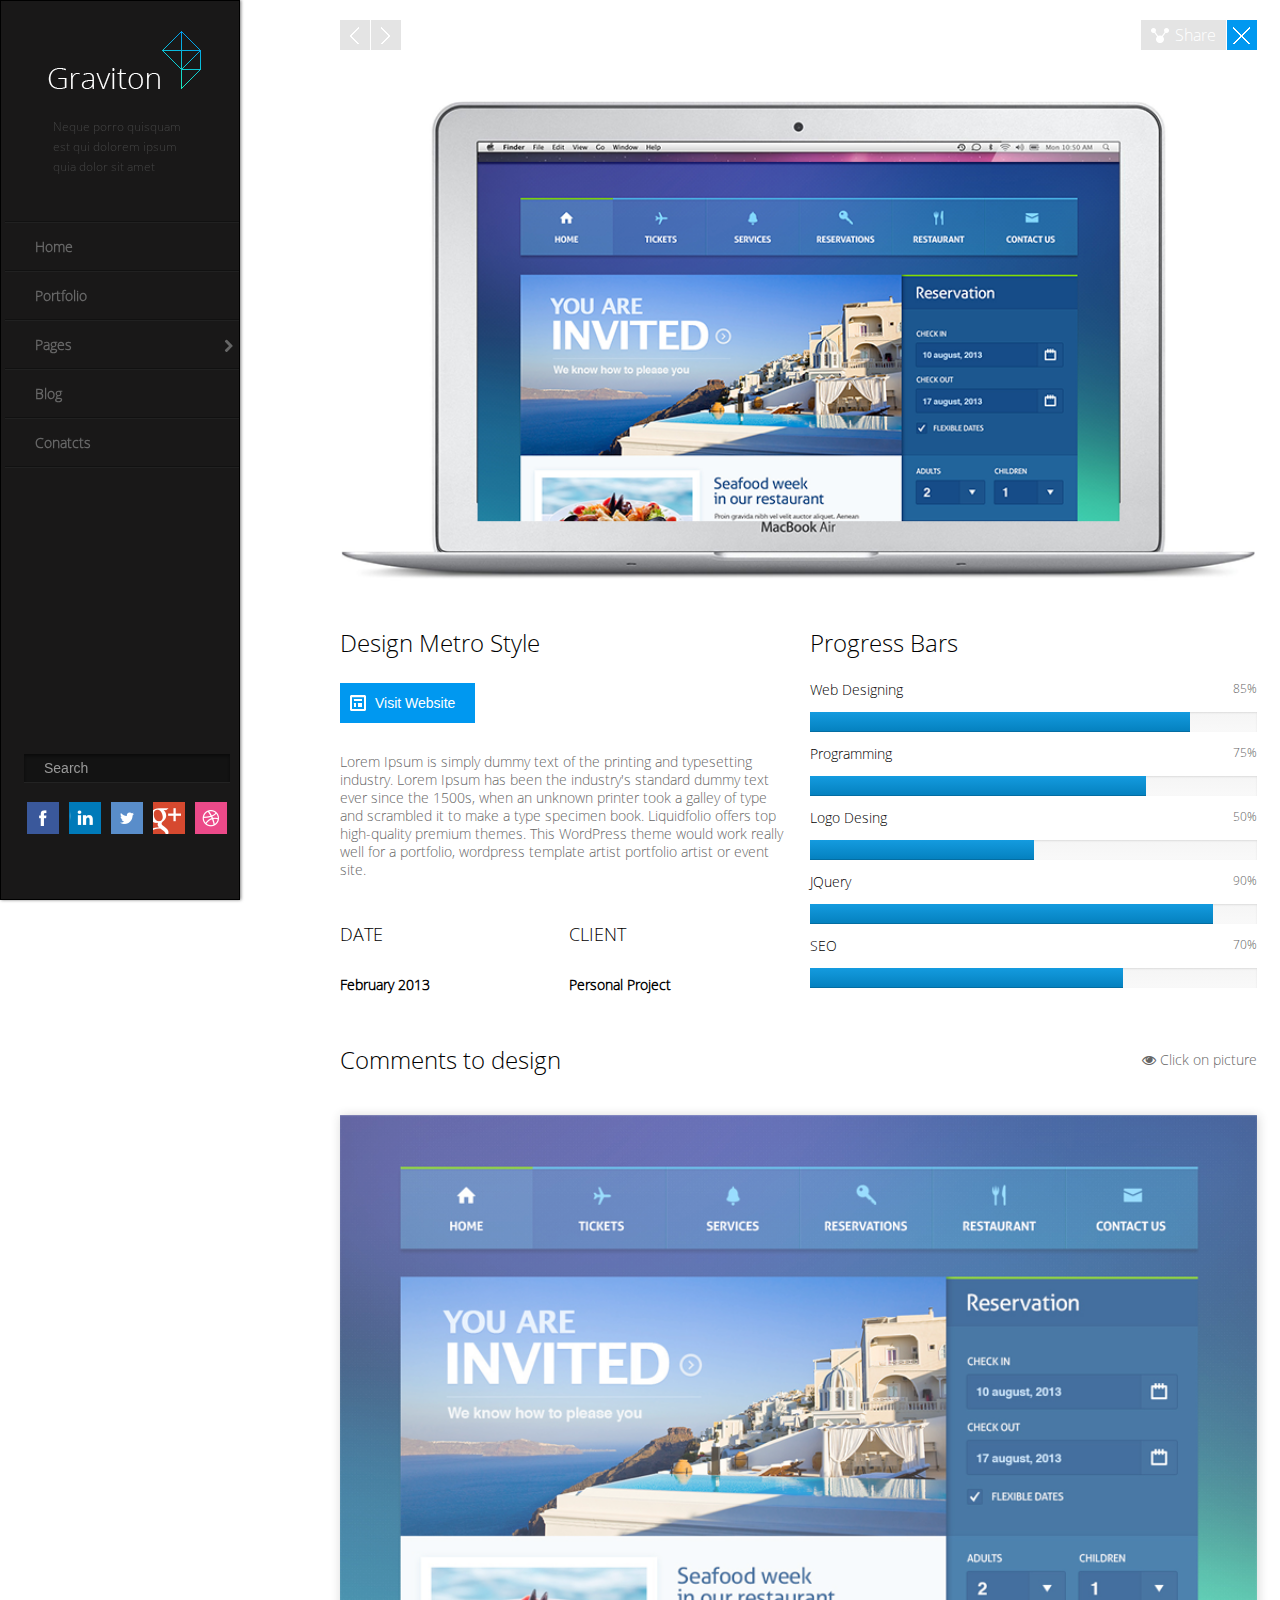
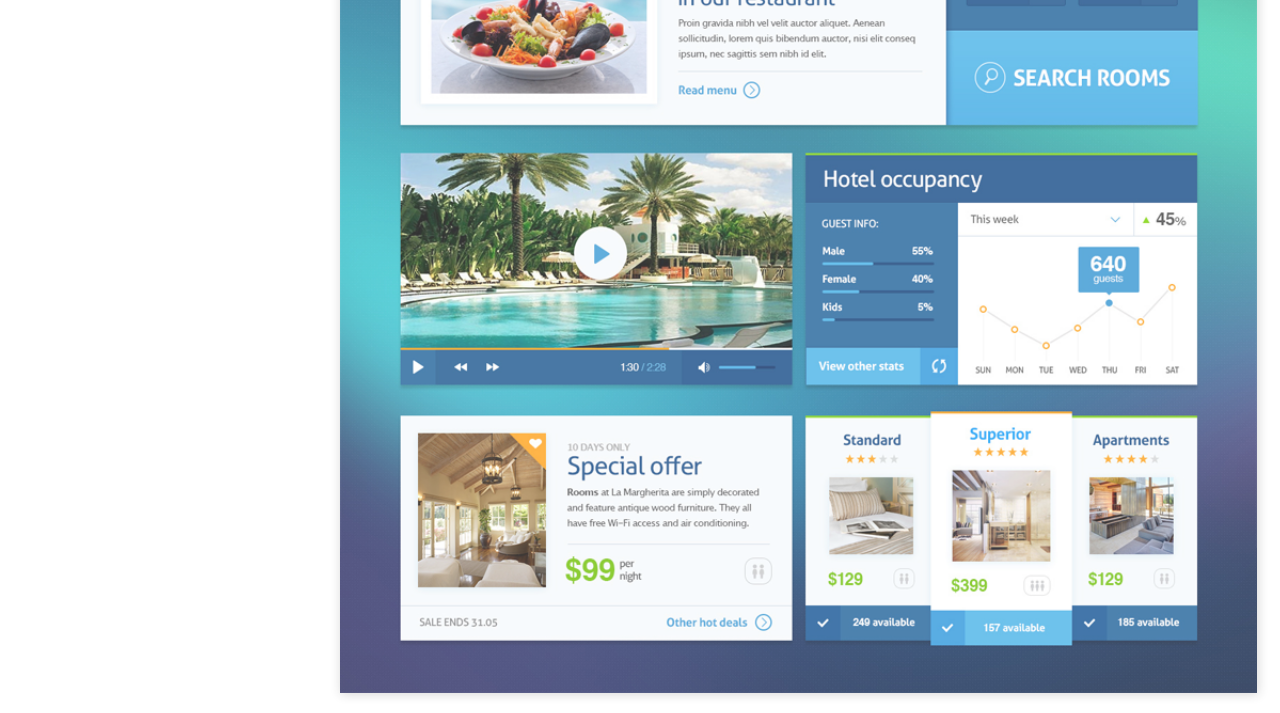
<file: work.html>
<!DOCTYPE html>
<!--[if lt IE 7]>      <html class="no-js lt-ie9 lt-ie8 lt-ie7"> <![endif]-->
<!--[if IE 7]>         <html class="no-js lt-ie9 lt-ie8"> <![endif]-->
<!--[if IE 8]>         <html class="no-js lt-ie9"> <![endif]-->
<!--[if gt IE 8]><!--> <html class="no-js"> <!--<![endif]-->
    <head>
        <meta charset="utf-8">
        <meta http-equiv="X-UA-Compatible" content="IE=edge,chrome=1">
        <title></title>
        <meta name="description" content="">
        <meta name="viewport" content="width=device-width">
        <link href='http://fonts.googleapis.com/css?family=Open+Sans:300italic,400,300' rel='stylesheet' type='text/css'>
        <link rel="stylesheet" href="css/font-awesome.min.css">
        <link rel="stylesheet" href="css/bootstrap.min.css">
        
        <link rel="stylesheet" href="css/bootstrap-responsive.min.css">
         <link rel="stylesheet" href="css/jquery.jscrollpane.css">
        <link rel="stylesheet" href="css/component.css" />
        <link rel="stylesheet" href="css/style-pre.css">
        <link rel="stylesheet" href="css/main.css">
        
        <!--[if lt IE 9]>
            <script src="js/vendor/html5-3.6-respond-1.1.0.min.js"></script>
        <![endif]-->
        <script src="js/modernizr.custom.js"></script>
    </head>
    <body class="blog2">
        <!--[if lt IE 7]>
            <p class="chromeframe">You are using an <strong>outdated</strong> browser. Please <a href="http://browsehappy.com/">upgrade your browser</a> or <a href="http://www.google.com/chromeframe/?redirect=true">activate Google Chrome Frame</a> to improve your experience.</p>
        <![endif]-->
      
            <a href="#" class="visible-phone show-btn">
                            <i class="btn-arrow-show"></i>
            </a>
       
        <div class="container-fluid">
            <div class="row-fluid">
                <div class="span3 menu-container"><!-- Left Column -->
                    <div class="menu">
                        <div class="logo">
                            <a href="index.html"><img src="img/logo.png" alt="logo"></a>
                            <p class="">Neque porro quisquam est qui dolorem ipsum quia dolor sit amet</p>
                            <a href="#" class="visible-phone hide-btn">
                                <i class="btn-arrow"></i>
                            </a>
                        </div>
                        <div id="dl-menu" class="dl-menuwrapper"><!-- Menu -->
                            <ul class=" dl-menu dlmenuopen dl-menuopen">
                                  <li class="line"></li>  
                                <li><a href="index.html">Home</a>
                                </li>
                                <li class="line"></li>
                                <li>
                                    <a href="gallery.html">Portfolio </a>
                                </li>
                                <li class="line"></li>
                                <li><a href="#">Pages</a>
                                    <ul class="dl-submenu">
                                        <li class="line"></li> 
                                            <li><a href="about.html">About</a></li>
                                            <li class="line"></li> 
                                            <li><a href="#">Slider</a></li>
                                            <li class="line"></li> 
                                            <li><a href="shortcodes.html">ShortCodes</a></li>
                                            <li class="line"></li> 
                                        </ul>
                                </li>
                                <li class="line"></li>
                                <li><a href="blog.html">Blog </a></li>
                                <li class="line"></li>
                                <li><a href="contact.html">Conatcts </a></li>
                                <li class="line"></li>
                            </ul>
                        </div> <!-- / Menu -->
                        <div class="bottom">
                            <form action="#" class="search" >
                                <input type="text" name="search" placeholder="Search">
                            </form>
                            <ul class="social">
                                <li><a href="#"><i class="sprite-f"></i></a></li>
                                <li><a href="#"><i class="sprite-in"></i></a></li>
                                <li><a href="#"><i class="sprite-t"></i></a></li>
                                <li><a href="#"><i class="sprite-g"></i></a></li>
                                <li><a href="#"><i class="sprite-w"></i></a></li>
                            </ul>
                        </div>
                    </div>
                </div><!-- / Left Column -->
                <div class="span9 offset-menu content">
                    <div class="row-fluid">
                        
                            <div class="span11 offset1">
                                <div class="top-nav clearfix"><!-- Navigation -->
                                    <div class="buttons">
                                        <a href="#" class="arrow">
                                           
                                        </a>
                                        <a href="#" class="arrow">
                                           
                                        </a>
                                    </div>
                                    
                                    <div class="share">
                                        <a href="#" class="public" id="share">Share</a>
                                        <a href="#" class="close-btn "></a>
                                    </div>
                                </div> <!-- / Navigation -->
                            
                            <div class="post work"><!-- Post -->
                                <div class="image"><img src="img/work.png" alt=""></div>
                                <div class="row-fluid">
                                    <div class="span6 info">
                                        <h2>Design Metro Style</h2>
                                        <button class="website btn btn-info">Visit Website</button>
                                        <p>Lorem Ipsum is simply dummy text of the printing and typesetting industry. Lorem Ipsum has been the industry's standard dummy text ever since the 1500s, when an unknown printer took a galley of type and scrambled it to make a type specimen book. Liquidfolio offers top high-quality premium themes. This WordPress theme would work really well for a portfolio, wordpress template artist portfolio artist or event site.</p>
                                        <div class="row-fluid">
                                            <div class="date span6">
                                               <h2>DATE</h2>
                                               <time>February 2013</time>
                                            </div>
                                            <div class="client span6">
                                                <h2>CLIENT</h2>
                                                <div>
                                                    <span>Personal Project</span>
                                                </div>
                                            </div>
                                        </div>
                                    </div>
                                    <div class="span6 progresses">
                                        <h2>Progress Bars</h2>
                                        <div>
                                            <h4>Web Designing <span>85%</span></h4>
                                            <div class="progress">
                                              <div class="bar" style="width: 85%;"></div>
                                            </div>
                                        </div>
                                        <div>
                                            <h4>Programming  <span>75%</span></h4>
                                            <div class="progress">
                                              <div class="bar" style="width: 75%;"></div>
                                            </div>
                                        </div>
                                        <div>
                                            <h4>Logo Desing  <span>50%</span></h4>
                                            <div class="progress">
                                              <div class="bar" style="width: 50%;"></div>
                                            </div>
                                        </div>
                                        <div>
                                            <h4>JQuery <span>90%</span></h4>
                                            <div class="progress">
                                              <div class="bar" style="width: 90%;"></div>
                                            </div>
                                        </div>
                                        <div>
                                            <h4>SEO<span>70%</span></h4>
                                            <div class="progress">
                                              <div class="bar" style="width: 70%;"></div>
                                            </div>
                                        </div>
                                    </div>
                                </div>
                                <div class="row-fuild comments-design">
                                    <div class="span12">
                                        <h2>Comments to design
                                            <a href="#" class="look-info" ><i class="icon-eye-open"></i> Click on picture</a>
                                        </h2>
                                        <div class="ao-item">

                                            <div class="ao-preview">
                                                <input type="checkbox" id="ao-toggle" class="ao-toggle" name="ao-toggle" />
                                                <img src="img/preview.png" alt="image01" />
                                                <div class="ao-annotations">
                                                    <span>Original menu</span>
                                                    <span>Reservation form</span>
                                                    <span>Revolution slider</span>
                                                    <span>Hot Deals</span>
                                                    <span>Video player</span>
                                                </div>
                                            </div>
                                        </div>

                                    </div>
                                </div>
                            </div>
                            
                            
                        </div>
                        
                    </div>
                </div>
            </div>
        </div>

       <div class="share-block"><!-- Share Popup Window -->
           <a href="#" class="public active" id="hide-share">Share</a>
           <h2>Share this page</h2>
           <p>Share via</p>
           <ul class="clearfix">
                <li><a href="#"><i class="sprite-f"></i></a></li>
                <li><a href="#"><i class="sprite-in"></i></a></li>
                <li><a href="#"><i class="sprite-t"></i></a></li>
                <li><a href="#"><i class="sprite-g"></i></a></li>
           </ul>
           <p>Link to this page</p>
           <input type="text" name="link" value="www.graviton.com/work/">

       </div>

       

        <script src="http://ajax.googleapis.com/ajax/libs/jquery/1.9.1/jquery.min.js"></script>
        <script>window.jQuery || document.write('<script src="js/vendor/jquery-1.9.1.min.js"><\/script>')</script>
    
        <script src="js/jquery.dlmenu.js"></script>
        <script src="js/vendor/bootstrap.min.js"></script>
         <script src='js/jquery.mousewheel.js'></script>
        <script src="js/jquery.jscrollpane.min.js"></script>
        <script src="js/main.js"></script>
        <script>
            $(function(){
                $('#share').on('click.my',function(){
                    var block=$('.share-block');
                    var left=$('#share').offset().left-parseInt(block.outerWidth())+parseInt($('#share').width())+20;//-9;//10 = padding
                    left=left>0?left:0;
                    block.css({'top':$('#share').offset().top,
                        'left':left});
                    block.show();
                    console.log($('#share').offset());
                    console.log( $('#hide-share').offset());
                });
                
                $('#hide-share').on('click.my',function(){
                    $('.share-block').hide();
                });

                $('.look-info').on('click.my',function(){
                    $('#ao-toggle').prop('checked',true);
                    return false;
                });
            });
        </script>
       
    </body>
</html>
</file>
<file: css/component.css>
@font-face {
	font-family: 'icomoon';
	src:url('../fonts/icomoon.eot');
	src:url('../fonts/icomoon.eot?#iefix') format('embedded-opentype'),
		url('../fonts/icomoon.woff') format('woff'),
		url('../fonts/icomoon.ttf') format('truetype'),
		url('../fonts/icomoon.svg#icomoon') format('svg');
	font-weight: normal;
	font-style: normal;
}

/* Common styles of menus */

.dl-menuwrapper {
	width: 100%;
	max-width: 300px;
	float: left;
	position: relative;
	-webkit-perspective: 1000px;
	-moz-perspective: 1000px;
	perspective: 1000px;
	-webkit-perspective-origin: 50% 200%;
	-moz-perspective-origin: 50% 200%;
	perspective-origin: 50% 200%;
}

.dl-menuwrapper:first-child {
	margin-right: 100px;
}

.dl-menuwrapper button {
	background: #ccc;
	border: none;
	width: 48px;
	height: 45px;
	text-indent: -900em;
	overflow: hidden;
	position: relative;
	cursor: pointer;
	outline: none;
}

.dl-menuwrapper button:hover,
.dl-menuwrapper button.dl-active,
.dl-menuwrapper ul {
	background: #aaa;
}

.dl-menuwrapper button:after {
	content: '';
	position: absolute;
	width: 68%;
	height: 5px;
	background: #fff;
	top: 10px;
	left: 16%;
	box-shadow: 
		0 10px 0 #fff, 
		0 20px 0 #fff;
}

.dl-menuwrapper ul {
	padding: 0;
	list-style: none;
	-webkit-transform-style: preserve-3d;
	-moz-transform-style: preserve-3d;
	transform-style: preserve-3d;
}

.dl-menuwrapper li {
	position: relative;
}

.dl-menuwrapper li a {
	display: block;
	position: relative;
	padding: 15px 20px;
	font-size: 16px;
	line-height: 20px;
	font-weight: 300;
	color: #fff;
	outline: none;
}

.no-touch .dl-menuwrapper li a:hover {
	background: rgba(255,248,213,0.1);
}

.dl-menuwrapper li.dl-back > a {
	padding-left: 30px;
	background: rgba(0,0,0,0.1);
}

.dl-menuwrapper li.dl-back:after,
.dl-menuwrapper li > a:not(:only-child):after {
	position: absolute;
	top: 0;
	line-height: 50px;
	font-family: 'icomoon';
	speak: none;
	-webkit-font-smoothing: antialiased;
	content: "\e000";
}

.dl-menuwrapper li.dl-back:after {
	left: 10px;
	color: rgba(212,204,198,0.3);
	-webkit-transform: rotate(180deg);
	-moz-transform: rotate(180deg);
	transform: rotate(180deg);
}

.dl-menuwrapper li > a:after {
	right: 10px;
	color: rgba(0,0,0,0.15);
}

.dl-menuwrapper .dl-menu {
	margin: 5px 0 0 0;
	position: absolute;
	width: 100%;
	opacity: 0;
	pointer-events: none;
	-webkit-transform: translateY(10px);
	-moz-transform: translateY(10px);
	transform: translateY(10px);
	-webkit-backface-visibility: hidden;
	-moz-backface-visibility: hidden;
	backface-visibility: hidden;
}

.dl-menuwrapper .dl-menu.dl-menu-toggle {
	-webkit-transition: all 0.3s ease;
	-moz-transition: all 0.3s ease;
	transition: all 0.3s ease;
}

.dl-menuwrapper .dl-menu.dl-menuopen {
	opacity: 1;
	pointer-events: auto;
	-webkit-transform: translateY(0px);
	-moz-transform: translateY(0px);
	transform: translateY(0px);
}

/* Hide the inner submenus */
.dl-menuwrapper li .dl-submenu {
	display: none;
}

/* 
When a submenu is openend, we will hide all li siblings.
For that we give a class to the parent menu called "dl-subview".
We also hide the submenu link. 
The opened submenu will get the class "dl-subviewopen".
All this is done for any sub-level being entered.
*/
.dl-menu.dl-subview li,
.dl-menu.dl-subview li.dl-subviewopen > a,
.dl-menu.dl-subview li.dl-subview > a {
	display: none;
}

.dl-menu.dl-subview li.dl-subview,
.dl-menu.dl-subview li.dl-subview .dl-submenu,
.dl-menu.dl-subview li.dl-subviewopen,
.dl-menu.dl-subview li.dl-subviewopen > .dl-submenu,
.dl-menu.dl-subview li.dl-subviewopen > .dl-submenu > li {
	display: block;
}

/* Dynamically added submenu outside of the menu context */
.dl-menuwrapper > .dl-submenu {
	position: absolute;
	width: 100%;
	top: 50px;
	left: 0;
	margin: 0;
}

/* Animation classes for moving out and in */

.dl-menu.dl-animate-out-1 {
	-webkit-animation: MenuAnimOut1 0.4s;
	-moz-animation: MenuAnimOut1 0.4s;
	animation: MenuAnimOut1 0.4s;
}

.dl-menu.dl-animate-out-2 {
	-webkit-animation: MenuAnimOut2 0.3s ease-in-out;
	-moz-animation: MenuAnimOut2 0.3s ease-in-out;
	animation: MenuAnimOut2 0.3s ease-in-out;
}

.dl-menu.dl-animate-out-3 {
	-webkit-animation: MenuAnimOut3 0.4s ease;
	-moz-animation: MenuAnimOut3 0.4s ease;
	animation: MenuAnimOut3 0.4s ease;
}

.dl-menu.dl-animate-out-4 {
	-webkit-animation: MenuAnimOut4 0.4s ease;
	-moz-animation: MenuAnimOut4 0.4s ease;
	animation: MenuAnimOut4 0.4s ease;
}

.dl-menu.dl-animate-out-5 {
	-webkit-animation: MenuAnimOut5 0.4s ease;
	-moz-animation: MenuAnimOut5 0.4s ease;
	animation: MenuAnimOut5 0.4s ease;
}

@-webkit-keyframes MenuAnimOut1 {
	50% {
		-webkit-transform: translateZ(-250px) rotateY(30deg);
	}
	75% {
		-webkit-transform: translateZ(-372.5px) rotateY(15deg);
		opacity: .5;
	}
	100% {
		-webkit-transform: translateZ(-500px) rotateY(0deg);
		opacity: 0;
	}
}

@-webkit-keyframes MenuAnimOut2 {
	100% {
		-webkit-transform: translateX(-100%);
		opacity: 0;
	}
}

@-webkit-keyframes MenuAnimOut3 {
	100% {
		-webkit-transform: translateZ(300px);
		opacity: 0;
	}
}

@-webkit-keyframes MenuAnimOut4 {
	100% {
		-webkit-transform: translateZ(-300px);
		opacity: 0;
	}
}

@-webkit-keyframes MenuAnimOut5 {
	100% {
		-webkit-transform: translateY(40%);
		opacity: 0;
	}
}

@-moz-keyframes MenuAnimOut1 {
	50% {
		-moz-transform: translateZ(-250px) rotateY(30deg);
	}
	75% {
		-moz-transform: translateZ(-372.5px) rotateY(15deg);
		opacity: .5;
	}
	100% {
		-moz-transform: translateZ(-500px) rotateY(0deg);
		opacity: 0;
	}
}

@-moz-keyframes MenuAnimOut2 {
	100% {
		-moz-transform: translateX(-100%);
		opacity: 0;
	}
}

@-moz-keyframes MenuAnimOut3 {
	100% {
		-moz-transform: translateZ(300px);
		opacity: 0;
	}
}

@-moz-keyframes MenuAnimOut4 {
	100% {
		-moz-transform: translateZ(-300px);
		opacity: 0;
	}
}

@-moz-keyframes MenuAnimOut5 {
	100% {
		-moz-transform: translateY(40%);
		opacity: 0;
	}
}

@keyframes MenuAnimOut1 {
	50% {
		transform: translateZ(-250px) rotateY(30deg);
	}
	75% {
		transform: translateZ(-372.5px) rotateY(15deg);
		opacity: .5;
	}
	100% {
		transform: translateZ(-500px) rotateY(0deg);
		opacity: 0;
	}
}

@keyframes MenuAnimOut2 {
	100% {
		transform: translateX(-100%);
		opacity: 0;
	}
}

@keyframes MenuAnimOut3 {
	100% {
		transform: translateZ(300px);
		opacity: 0;
	}
}

@keyframes MenuAnimOut4 {
	100% {
		transform: translateZ(-300px);
		opacity: 0;
	}
}

@keyframes MenuAnimOut5 {
	100% {
		transform: translateY(40%);
		opacity: 0;
	}
}

.dl-menu.dl-animate-in-1 {
	-webkit-animation: MenuAnimIn1 0.3s;
	-moz-animation: MenuAnimIn1 0.3s;
	animation: MenuAnimIn1 0.3s;
}

.dl-menu.dl-animate-in-2 {
	-webkit-animation: MenuAnimIn2 0.3s ease-in-out;
	-moz-animation: MenuAnimIn2 0.3s ease-in-out;
	animation: MenuAnimIn2 0.3s ease-in-out;
}

.dl-menu.dl-animate-in-3 {
	-webkit-animation: MenuAnimIn3 0.4s ease;
	-moz-animation: MenuAnimIn3 0.4s ease;
	animation: MenuAnimIn3 0.4s ease;
}

.dl-menu.dl-animate-in-4 {
	-webkit-animation: MenuAnimIn4 0.4s ease;
	-moz-animation: MenuAnimIn4 0.4s ease;
	animation: MenuAnimIn4 0.4s ease;
}

.dl-menu.dl-animate-in-5 {
	-webkit-animation: MenuAnimIn5 0.4s ease;
	-moz-animation: MenuAnimIn5 0.4s ease;
	animation: MenuAnimIn5 0.4s ease;
}

@-webkit-keyframes MenuAnimIn1 {
	0% {
		-webkit-transform: translateZ(-500px) rotateY(0deg);
		opacity: 0;
	}
	20% {
		-webkit-transform: translateZ(-250px) rotateY(30deg);
		opacity: 0.5;
	}
	100% {
		-webkit-transform: translateZ(0px) rotateY(0deg);
		opacity: 1;
	}
}

@-webkit-keyframes MenuAnimIn2 {
	0% {
		-webkit-transform: translateX(-100%);
		opacity: 0;
	}
	100% {
		-webkit-transform: translateX(0px);
		opacity: 1;
	}
}

@-webkit-keyframes MenuAnimIn3 {
	0% {
		-webkit-transform: translateZ(300px);
		opacity: 0;
	}
	100% {
		-webkit-transform: translateZ(0px);
		opacity: 1;
	}
}

@-webkit-keyframes MenuAnimIn4 {
	0% {
		-webkit-transform: translateZ(-300px);
		opacity: 0;
	}
	100% {
		-webkit-transform: translateZ(0px);
		opacity: 1;
	}
}

@-webkit-keyframes MenuAnimIn5 {
	0% {
		-webkit-transform: translateY(40%);
		opacity: 0;
	}
	100% {
		-webkit-transform: translateY(0);
		opacity: 1;
	}
}

@-moz-keyframes MenuAnimIn1 {
	0% {
		-moz-transform: translateZ(-500px) rotateY(0deg);
		opacity: 0;
	}
	20% {
		-moz-transform: translateZ(-250px) rotateY(30deg);
		opacity: 0.5;
	}
	100% {
		-moz-transform: translateZ(0px) rotateY(0deg);
		opacity: 1;
	}
}

@-moz-keyframes MenuAnimIn2 {
	0% {
		-moz-transform: translateX(-100%);
		opacity: 0;
	}
	100% {
		-moz-transform: translateX(0px);
		opacity: 1;
	}
}

@-moz-keyframes MenuAnimIn3 {
	0% {
		-moz-transform: translateZ(300px);
		opacity: 0;
	}
	100% {
		-moz-transform: translateZ(0px);
		opacity: 1;
	}
}

@-moz-keyframes MenuAnimIn4 {
	0% {
		-moz-transform: translateZ(-300px);
		opacity: 0;
	}
	100% {
		-moz-transform: translateZ(0px);
		opacity: 1;
	}
}

@-moz-keyframes MenuAnimIn5 {
	0% {
		-moz-transform: translateY(40%);
		opacity: 0;
	}
	100% {
		-moz-transform: translateY(0);
		opacity: 1;
	}
}

@keyframes MenuAnimIn1 {
	0% {
		transform: translateZ(-500px) rotateY(0deg);
		opacity: 0;
	}
	20% {
		transform: translateZ(-250px) rotateY(30deg);
		opacity: 0.5;
	}
	100% {
		transform: translateZ(0px) rotateY(0deg);
		opacity: 1;
	}
}

@keyframes MenuAnimIn2 {
	0% {
		transform: translateX(-100%);
		opacity: 0;
	}
	100% {
		transform: translateX(0px);
		opacity: 1;
	}
}

@keyframes MenuAnimIn3 {
	0% {
		transform: translateZ(300px);
		opacity: 0;
	}
	100% {
		transform: translateZ(0px);
		opacity: 1;
	}
}

@keyframes MenuAnimIn4 {
	0% {
		transform: translateZ(-300px);
		opacity: 0;
	}
	100% {
		transform: translateZ(0px);
		opacity: 1;
	}
}

@keyframes MenuAnimIn5 {
	0% {
		transform: translateY(40%);
		opacity: 0;
	}
	100% {
		transform: translateY(0);
		opacity: 1;
	}
}

.dl-menuwrapper > .dl-submenu.dl-animate-in-1 {
	-webkit-animation: SubMenuAnimIn1 0.4s ease;
	-moz-animation: SubMenuAnimIn1 0.4s ease;
	animation: SubMenuAnimIn1 0.4s ease;
}

.dl-menuwrapper > .dl-submenu.dl-animate-in-2 {
	-webkit-animation: SubMenuAnimIn2 0.3s ease-in-out;
	-moz-animation: SubMenuAnimIn2 0.3s ease-in-out;
	animation: SubMenuAnimIn2 0.3s ease-in-out;
}

.dl-menuwrapper > .dl-submenu.dl-animate-in-3 {
	-webkit-animation: SubMenuAnimIn3 0.4s ease;
	-moz-animation: SubMenuAnimIn3 0.4s ease;
	animation: SubMenuAnimIn3 0.4s ease;
}

.dl-menuwrapper > .dl-submenu.dl-animate-in-4 {
	-webkit-animation: SubMenuAnimIn4 0.4s ease;
	-moz-animation: SubMenuAnimIn4 0.4s ease;
	animation: SubMenuAnimIn4 0.4s ease;
}

.dl-menuwrapper > .dl-submenu.dl-animate-in-5 {
	-webkit-animation: SubMenuAnimIn5 0.4s ease;
	-moz-animation: SubMenuAnimIn5 0.4s ease;
	animation: SubMenuAnimIn5 0.4s ease;
}

@-webkit-keyframes SubMenuAnimIn1 {
	0% {
		-webkit-transform: translateX(50%);
		opacity: 0;
	}
	100% {
		-webkit-transform: translateX(0px);
		opacity: 1;
	}
}

@-webkit-keyframes SubMenuAnimIn2 {
	0% {
		-webkit-transform: translateX(100%);
		opacity: 0;
	}
	100% {
		-webkit-transform: translateX(0px);
		opacity: 1;
	}
}

@-webkit-keyframes SubMenuAnimIn3 {
	0% {
		-webkit-transform: translateZ(-300px);
		opacity: 0;
	}
	100% {
		-webkit-transform: translateZ(0px);
		opacity: 1;
	}
}

@-webkit-keyframes SubMenuAnimIn4 {
	0% {
		-webkit-transform: translateZ(300px);
		opacity: 0;
	}
	100% {
		-webkit-transform: translateZ(0px);
		opacity: 1;
	}
}

@-webkit-keyframes SubMenuAnimIn5 {
	0% {
		-webkit-transform: translateZ(-200px);
		opacity: 0;
	}
	100% {
		-webkit-transform: translateZ(0);
		opacity: 1;
	}
}

@-moz-keyframes SubMenuAnimIn1 {
	0% {
		-moz-transform: translateX(50%);
		opacity: 0;
	}
	100% {
		-moz-transform: translateX(0px);
		opacity: 1;
	}
}

@-moz-keyframes SubMenuAnimIn2 {
	0% {
		-moz-transform: translateX(100%);
		opacity: 0;
	}
	100% {
		-moz-transform: translateX(0px);
		opacity: 1;
	}
}

@-moz-keyframes SubMenuAnimIn3 {
	0% {
		-moz-transform: translateZ(-300px);
		opacity: 0;
	}
	100% {
		-moz-transform: translateZ(0px);
		opacity: 1;
	}
}

@-moz-keyframes SubMenuAnimIn4 {
	0% {
		-moz-transform: translateZ(300px);
		opacity: 0;
	}
	100% {
		-moz-transform: translateZ(0px);
		opacity: 1;
	}
}

@-moz-keyframes SubMenuAnimIn5 {
	0% {
		-moz-transform: translateZ(-200px);
		opacity: 0;
	}
	100% {
		-moz-transform: translateZ(0);
		opacity: 1;
	}
}

@keyframes SubMenuAnimIn1 {
	0% {
		transform: translateX(50%);
		opacity: 0;
	}
	100% {
		transform: translateX(0px);
		opacity: 1;
	}
}

@keyframes SubMenuAnimIn2 {
	0% {
		transform: translateX(100%);
		opacity: 0;
	}
	100% {
		transform: translateX(0px);
		opacity: 1;
	}
}

@keyframes SubMenuAnimIn3 {
	0% {
		transform: translateZ(-300px);
		opacity: 0;
	}
	100% {
		transform: translateZ(0px);
		opacity: 1;
	}
}

@keyframes SubMenuAnimIn4 {
	0% {
		transform: translateZ(300px);
		opacity: 0;
	}
	100% {
		transform: translateZ(0px);
		opacity: 1;
	}
}

@keyframes SubMenuAnimIn5 {
	0% {
		transform: translateZ(-200px);
		opacity: 0;
	}
	100% {
		transform: translateZ(0);
		opacity: 1;
	}
}

.dl-menuwrapper > .dl-submenu.dl-animate-out-1 {
	-webkit-animation: SubMenuAnimOut1 0.4s ease;
	-moz-animation: SubMenuAnimOut1 0.4s ease;
	animation: SubMenuAnimOut1 0.4s ease;
}

.dl-menuwrapper > .dl-submenu.dl-animate-out-2 {
	-webkit-animation: SubMenuAnimOut2 0.3s ease-in-out;
	-moz-animation: SubMenuAnimOut2 0.3s ease-in-out;
	animation: SubMenuAnimOut2 0.3s ease-in-out;
}

.dl-menuwrapper > .dl-submenu.dl-animate-out-3 {
	-webkit-animation: SubMenuAnimOut3 0.4s ease;
	-moz-animation: SubMenuAnimOut3 0.4s ease;
	animation: SubMenuAnimOut3 0.4s ease;
}

.dl-menuwrapper > .dl-submenu.dl-animate-out-4 {
	-webkit-animation: SubMenuAnimOut4 0.4s ease;
	-moz-animation: SubMenuAnimOut4 0.4s ease;
	animation: SubMenuAnimOut4 0.4s ease;
}

.dl-menuwrapper > .dl-submenu.dl-animate-out-5 {
	-webkit-animation: SubMenuAnimOut5 0.4s ease;
	-moz-animation: SubMenuAnimOut5 0.4s ease;
	animation: SubMenuAnimOut5 0.4s ease;
}

@-webkit-keyframes SubMenuAnimOut1 {
	0% {
		-webkit-transform: translateX(0%);
		opacity: 1;
	}
	100% {
		-webkit-transform: translateX(50%);
		opacity: 0;
	}
}

@-webkit-keyframes SubMenuAnimOut2 {
	0% {
		-webkit-transform: translateX(0%);
		opacity: 1;
	}
	100% {
		-webkit-transform: translateX(100%);
		opacity: 0;
	}
}

@-webkit-keyframes SubMenuAnimOut3 {
	0% {
		-webkit-transform: translateZ(0px);
		opacity: 1;
	}
	100% {
		-webkit-transform: translateZ(-300px);
		opacity: 0;
	}
}

@-webkit-keyframes SubMenuAnimOut4 {
	0% {
		-webkit-transform: translateZ(0px);
		opacity: 1;
	}
	100% {
		-webkit-transform: translateZ(300px);
		opacity: 0;
	}
}

@-webkit-keyframes SubMenuAnimOut5 {
	0% {
		-webkit-transform: translateZ(0);
		opacity: 1;
	}
	100% {
		-webkit-transform: translateZ(-200px);
		opacity: 0;
	}
}

@-moz-keyframes SubMenuAnimOut1 {
	0% {
		-moz-transform: translateX(0%);
		opacity: 1;
	}
	100% {
		-moz-transform: translateX(50%);
		opacity: 0;
	}
}

@-moz-keyframes SubMenuAnimOut2 {
	0% {
		-moz-transform: translateX(0%);
		opacity: 1;
	}
	100% {
		-moz-transform: translateX(100%);
		opacity: 0;
	}
}

@-moz-keyframes SubMenuAnimOut3 {
	0% {
		-moz-transform: translateZ(0px);
		opacity: 1;
	}
	100% {
		-moz-transform: translateZ(-300px);
		opacity: 0;
	}
}

@-moz-keyframes SubMenuAnimOut4 {
	0% {
		-moz-transform: translateZ(0px);
		opacity: 1;
	}
	100% {
		-moz-transform: translateZ(300px);
		opacity: 0;
	}
}

@-moz-keyframes SubMenuAnimOut5 {
	0% {
		-moz-transform: translateZ(0);
		opacity: 1;
	}
	100% {
		-moz-transform: translateZ(-200px);
		opacity: 0;
	}
}

@keyframes SubMenuAnimOut1 {
	0% {
		transform: translateX(0%);
		opacity: 1;
	}
	100% {
		transform: translateX(50%);
		opacity: 0;
	}
}

@keyframes SubMenuAnimOut2 {
	0% {
		transform: translateX(0%);
		opacity: 1;
	}
	100% {
		transform: translateX(100%);
		opacity: 0;
	}
}

@keyframes SubMenuAnimOut3 {
	0% {
		transform: translateZ(0px);
		opacity: 1;
	}
	100% {
		transform: translateZ(-300px);
		opacity: 0;
	}
}

@keyframes SubMenuAnimOut4 {
	0% {
		transform: translateZ(0px);
		opacity: 1;
	}
	100% {
		transform: translateZ(300px);
		opacity: 0;
	}
}

@keyframes SubMenuAnimOut5 {
	0% {
		transform: translateZ(0);
		opacity: 1;
	}
	100% {
		transform: translateZ(-200px);
		opacity: 0;
	}
}

/* No JS Fallback */
.no-js .dl-menuwrapper .dl-menu {
	position: relative;
	opacity: 1;
	-webkit-transform: none;
	-moz-transform: none;
	transform: none;
}

.no-js .dl-menuwrapper li .dl-submenu {
	display: block;
}

.no-js .dl-menuwrapper li.dl-back {
	display: none;
}

.no-js .dl-menuwrapper li > a:not(:only-child) {
	background: rgba(0,0,0,0.1);
}

.no-js .dl-menuwrapper li > a:not(:only-child):after {
	content: '';
}

/* Colors for demos */

/* Demo 1 */
.demo-1 .dl-menuwrapper button {
	background: #c62860;
}

.demo-1 .dl-menuwrapper button:hover,
.demo-1 .dl-menuwrapper button.dl-active,
.demo-1 .dl-menuwrapper ul {
	background: #9e1847;
}

/* Demo 2 */
.demo-2 .dl-menuwrapper button {
	background: #e86814;
}

.demo-2 .dl-menuwrapper button:hover,
.demo-2 .dl-menuwrapper button.dl-active,
.demo-2 .dl-menuwrapper ul {
	background: #D35400;
}

/* Demo 3 */
.demo-3 .dl-menuwrapper button {
	background: #08cbc4;
}

.demo-3 .dl-menuwrapper button:hover,
.demo-3 .dl-menuwrapper button.dl-active,
.demo-3 .dl-menuwrapper ul {
	background: #00b4ae;
}

/* Demo 4 */
.demo-4 .dl-menuwrapper button {
	background: #90b912;
}

.demo-4 .dl-menuwrapper button:hover,
.demo-4 .dl-menuwrapper button.dl-active,
.demo-4 .dl-menuwrapper ul {
	background: #79a002;
}

/* Demo 5 */
.demo-5 .dl-menuwrapper button {
	background: #744783;
}

.demo-5 .dl-menuwrapper button:hover,
.demo-5 .dl-menuwrapper button.dl-active,
.demo-5 .dl-menuwrapper ul {
	background: #643771;
}
</file>
<file: css/main.css>
/* ==========================================================================
   Author's custom styles
   ========================================================================== */

/*Import Fonts*/
  @font-face {
    font-family: 'OpenSans'; 
    src: url(../font/OpenSans-Light.ttf); 
   }  
  @font-face {
    font-family: 'Font Awesome'; 
    src: url(../font/fontawesome-webfont.ttf); 
   } 
@font-face {
	font-family: 'OpenSans-CondLight'; 
	src: url(../font/OpenSans-CondLight.ttf); 
} 

/*Header Styles*/
h1,h2,h3,h4{
	color: #000;
	line-height: 30px;
	margin-top: 20px;
	margin-bottom: 20px;
}
h1,h2{ font-weight: 200; }
h1{ font-size: 1.875em; }
h2{ font-size: 1.5em; }
h3{
	font-size: 1.125em;
	font-weight: 400;
}
h4{
	font-size: .875em;
	font-weight: 700;	
}

p{
	font-size: .875em;
	color:#666;
	font-weight: 400;
	margin-top: 15px;
	margin-bottom: 15px;
}
q,blockquote{
	line-height: 20px;
	font-size: .875em;
	color: #666;
	font-style: italic;
	border-left: 5px solid #0098f0;
	padding-left: 15px;
	display: block;
}

/*Progress Bar Style*/
.progress{
	border-radius: none;
	margin-bottom: 0;
}
.progress-info .bar{
	-webkit-box-shadow: inset 0 -1px #068edc;
	-moz-box-shadow: inset 0 -1px #068edc;
	box-shadow: inset 0 -1px #068edc;
	background-image: -webkit-linear-gradient(bottom, #0098f0, #35b2fa);
	background-image: -moz-linear-gradient(bottom, #0098f0, #35b2fa);
	background-image: -o-linear-gradient(bottom, #0098f0, #35b2fa);
	background-image: -ms-linear-gradient(bottom, #0098f0, #35b2fa);
	background-image: linear-gradient(to top, #0098f0, #35b2fa);
}

.progress-warning .bar{
	-webkit-box-shadow: inset 0 -1px #e9a503;
	-moz-box-shadow: inset 0 -1px #e9a503;
	box-shadow: inset 0 -1px #e9a503;
	background-image: -webkit-linear-gradient(bottom, #fb0, #ffcf00);
	background-image: -moz-linear-gradient(bottom, #fb0, #ffcf00);
	background-image: -o-linear-gradient(bottom, #fb0, #ffcf00);
	background-image: -ms-linear-gradient(bottom, #fb0, #ffcf00);
	background-image: linear-gradient(to top, #fb0, #ffcf00);
}
.progress-danger .bar{
	-webkit-box-shadow: inset 0 -1px #e46100;
	-moz-box-shadow: inset 0 -1px #e46100;
	box-shadow: inset 0 -1px #e46100;
	background-image: -webkit-linear-gradient(bottom, #ff6c00, #ff8c00);
	background-image: -moz-linear-gradient(bottom, #ff6c00, #ff8c00);
	background-image: -o-linear-gradient(bottom, #ff6c00, #ff8c00);
	background-image: -ms-linear-gradient(bottom, #ff6c00, #ff8c00);
	background-image: linear-gradient(to top, #ff6c00, #ff8c00);
}
.progress-success .bar{
	-webkit-box-shadow: inset 0 -1px #188d13;
	-moz-box-shadow: inset 0 -1px #188d13;
	box-shadow: inset 0 -1px #188d13;
	background-image: -webkit-linear-gradient(bottom, #209f1b, #35b92e);
	background-image: -moz-linear-gradient(bottom, #209f1b, #35b92e);
	background-image: -o-linear-gradient(bottom, #209f1b, #35b92e);
	background-image: -ms-linear-gradient(bottom, #209f1b, #35b92e);
	background-image: linear-gradient(to top, #209f1b, #35b92e);
}

/*Buttons Style*/

.btn{
	border-radius: 0;
	background: #dbdada;
	box-shadow: none;
	border: none;
	font-size: .875em;
	font-weight: 400;
	padding: 10px 20px;
	color:#fff;
	text-shadow:none;
}
.btn:hover{
	color:#fff;
	background: #dbdada;
	-webkit-box-shadow: inset 100px 200px rgba(0,0,0,.1);
	-moz-box-shadow: inset 100px 200px rgba(0,0,0,.1);
	box-shadow: inset 100px 200px rgba(0,0,0,.1);
}
.btn:active{
	
	background: #dbdada;
	-webkit-box-shadow: inset 100px 200px rgba(0,0,0,.3);
	-moz-box-shadow: inset 100px 200px rgba(0,0,0,.3);
	box-shadow: inset 100px 200px rgba(0,0,0,.3);
}


.btn.btn-info,.btn.btn-info:hover,.btn.btn-info:active{
	background: #0098f0;	
}
.btn.btn-primary,.btn.btn-primary:hover,.btn.btn-primary:active{
	background: #00629c;
}
.btn.btn-success,.btn.btn-success:hover,.btn.btn-success:active{
	background: #35b92e;
}
.btn.btn-warning,.btn.btn-warning:hover,.btn.btn-warning:active{
	background: #ffcf00;
}
.btn.btn-danger,.btn.btn-danger:hover,.btn.btn-danger:active{
	background: #ff8c00;
}
.btn.btn-inverse,.btn.btn-inverse:hover,.btn.btn-inverse:active{
	background: #191818;
}


/*Accordion Styles*/

.accordion-group{
	background: #efeeee;
	border:none;
	border-radius: 0;
	margin-bottom: 8px;
}
.accordion-heading{
	border-radius: 0;	
	border:none;
	margin-left: 60px;
	position: relative;
}
.accordion-heading a.accordion-toggle:before{
	color:#cbcaca;
	font-size: 24px;
	font-family: 'Font Awesome';
	position: absolute;
	top:10px;
	margin-left: -50px;
	
}
.accordion-toggle:before{
	content: "";
}
.plus:before{
	
}
.minus:before{
	content: "";
	
}

.accordion-heading a{
	color: #666;
	line-height: 30px;
	font-size: .875em;
	font-weight: 700;	
}
.accordion-heading a:hover{
	text-decoration: none;
}
.accordion-inner{
	border-top: 0;
	font-size: .875em;
	color:#666;
	font-weight: 400;
	margin-left: 80px;
}


/*Tabs Styles*/

.nav.nav-tabs li a{
	border-radius: 0;
	font-size: .875em;
	color:#0098f0;
}
.nav.nav-tabs li a:hover{
	background: #efeeee;
	color:#0079e9;
}

.nav.nav-tabs li.active a{
	font-size: .875em;
	color:#666;
	font-weight: 400;
}
.tab-pane p{
	margin-top: 0;
}


/*List Styles*/
ul{
	list-style:disk;

}
ul li{
	font-size: 1em;
	color:#666;
	font-weight: 400;
	
	
}







:focus{
	outline: none;
}




html,body{
   	/*height: 100%;*/

}
body{
	background: #fff;
	
	font-size: 100%;
	font-family: 'OpenSans', sans-serif;
}

body.blog,body.gallery{
	background: url(../img/bg.jpg) ;
}

.container-fluid{
	padding: 0px;

}
.container-fluid:first-child, .container-fluid:first-child .row-fluid, .container-fluid:first-child .row-fluid span3:first-child{
	height: 100%;
}
/* Menu */
.row-fluid .span3.menu-container{
	-webkit-box-shadow: 1px 0 3px rgba(0,0,0,.5);
	-moz-box-shadow: 1px 0 3px rgba(0,0,0,.5);
	box-shadow: 1px 0 3px rgba(0,0,0,.5);
	border: solid 1px #000;
	background: #191818;
	height: 100%;
	padding-top: 30px;
	padding-bottom: 30px;
	left:0;
	position: fixed;
	min-width: 240px;
	width: 240px !important;
	
	/*min-height: 850px;*/
	top:0;
}
	.row-fluid .span3.menu-container .menu{
		position: relative;
		/*min-height: 850px;*/
		height: 100%;
	}

	.logo{
		text-align: center;
	}
		.logo p{
			color:#444444;
			font-size: .75em;
			width: 60%;
			text-align: left;
			margin: 25px auto 0;

		}
	.dl-menuwrapper .dl-menu{
		margin-top: 15px;
	}
	
	.line{
		-webkit-box-shadow: 0 -1px #111;
		-moz-box-shadow: 0 -1px #111;
		box-shadow: 0 -1px #111;
		width: 100%;
		background: #212121;
		height: 1px;
	}

	.dl-menuwrapper   li:not(.line) {
		 padding-left: 30px;
	}
	.dl-menuwrapper  li a{
		font-size: .875em;
		color:#666;
		padding: 14px 0px;
		text-decoration: none;
		font-weight: 600;
	}
	.dl-menuwrapper  li a:hover{
		background: transparent;
	}
	.dl-menuwrapper  li a:focus{
		background: transparent;
		outline: none;
	}
	
	.dl-menuwrapper ul{
		margin-top: 5px;
	}
.bottom{
	position: absolute;
	top:85%;
	left:50%;
	margin-left: -100px;
}
.social{
	list-style: none;
	width: 200px;
	margin: 0 auto;
}
.social li{
	float: left;
	margin-left: 10px;
}
.social li:first-child{
	margin-left: 0;
}
.social li a:focus{
	outline: none;
}

.sprite-f,.sprite-g,.sprite-in,.sprite-t,.sprite-w{
 background: url(../img/sprite.png) no-repeat top left;
 width: 32px;
 height: 32px;
 display: block;
}
.sprite-f:hover,.sprite-g:hover,.sprite-in:hover,.sprite-t:hover,.sprite-w:hover{
	background: url(../img/sprite-h.png) no-repeat ;
}

.sprite-f,.sprite-f:hover{ background-position: 0 0;} 
.sprite-g,.sprite-g:hover{ background-position: -37px 0;} 
.sprite-in,.sprite-in:hover{ background-position: -74px 0;} 
.sprite-t,.sprite-t:hover{ background-position: -111px 0;} 
.sprite-w,.sprite-w:hover{ background-position: -148px 0;} 


.search input{
	-webkit-box-shadow: 0 1px #232323, inset 0 2px 3px #0b0b0b;
	-moz-box-shadow: 0 1px #232323, inset 0 2px 3px #0b0b0b;
	box-shadow: 0 1px #232323, inset 0 2px 3px #0b0b0b;
	background: #131313;
	border-radius: 0;
	border:none;
	width: 180px;
	padding-left: 20px;
	margin: 0 auto;
	display: block;
}
.search input:focus{
	-webkit-box-shadow: 0 1px #232323, inset 0 2px 3px #0b0b0b;
	-moz-box-shadow: 0 1px #232323, inset 0 2px 3px #0b0b0b;
	box-shadow: 0 1px #232323, inset 0 2px 3px #0b0b0b;
}



/*Thumbnails*/
.content{
	padding-top: 20px;
	padding-bottom: 20px;
}
.thumbnails{
	margin-bottom: 0;
}


.thumbnails .thumbnail:hover img{
	opacity: .8;

}
.thumbnails .thumbnail{
	padding:0;
	position: relative;
	-webkit-box-shadow: 0 2px 2px rgba(0,0,0,.3);
	-moz-box-shadow: 0 2px 2px rgba(0,0,0,.3);
	box-shadow: 0 2px 2px rgba(0,0,0,.3);
	border: solid 1px #000;
	min-width: 297px;

	-webkit-border-radius: 0px;
	-moz-border-radius: 0px;
	border-radius: 0px;
}

.thumbnails .thumbnail img{
		width: 100%;
	}

.thumbnails li{
	min-width: 270px;
	width: 30%;
}

.thumbnails li.span12{
	margin-left: 0;
}
.thumbnails .thumbnail .title{
	background: #fff;
	margin: 20px;
	padding:15px 10px 20px 20px;
}
.thumbnails .thumbnail img + .title{
	background: #fff;
	position: absolute;
	bottom:20px;
	left:20px;
	right:20px;
	padding:15px 10px 20px 20px;
	margin: 0;
}

.thumbnails .thumbnail .title h2{
	font-weight: 400;
	margin-top: 0;
}
.thumbnails .thumbnail .title h2 a{
	color:#000;
	text-decoration: none;
}

.thumbnails .thumbnail .title time,.thumbnails .thumbnail .title p{
	color:#666;
	font-size: .875em;
	font-weight: 300;
}
.thumbnails li.span12:last-child{
	margin-bottom: 0
}

.thumbnails > li{
	margin-left: 0px;
}

.dl-menuwrapper button:hover, .dl-menuwrapper button.dl-active, .dl-menuwrapper ul{
	background: none;
}
#dl-menu{
	margin-bottom: 10px;
	padding-top: 30px;
}

.no-touch .dl-menuwrapper li a:hover{
	background: none;
}


.dl-menuwrapper li > a:not(:only-child):after{
	content:"";
	font-family: 'Font Awesome';
	font-size: 14px;
	color:#666;
	font-weight: 400;
}

.dl-menuwrapper li.dl-back:after{
	content:"";

	font-family: 'Font Awesome';
	font-size: 14px;
	margin-top: -1px;
	color:#666;
	font-weight: 400;
	left: 100%;
margin-left: -20px;
}


ul{
	margin-left:0;
}
.dl-back{
	padding-left: 0;

}
.dl-menuwrapper li.dl-back > a {
	background: none;
	padding-left: 0;
}
#dl-menu  .dl-subviewopen{
	padding-left: 0;
}
#dl-menu  li {
	font-size: 16px;
}

.dl-menuwrapper li:not(.line){
	background: #191818;
	padding-left: 30px;
}
.dl-menuwrapper li a{
	font-size: .875em;
		color:#666;
	text-decoration: none;

}

/* Gradient */

.orange-red{
background: #fa306e; /* Old browsers */
background: -moz-linear-gradient(45deg,  #fa306e 0%, #f99850 99%); /* FF3.6+ */
background: -webkit-gradient(linear, left bottom, right top, color-stop(0%,#fa306e), color-stop(99%,#f99850)); /* Chrome,Safari4+ */
background: -webkit-linear-gradient(45deg,  #fa306e 0%,#f99850 99%); /* Chrome10+,Safari5.1+ */
background: -o-linear-gradient(45deg,  #fa306e 0%,#f99850 99%); /* Opera 11.10+ */
background: -ms-linear-gradient(45deg,  #fa306e 0%,#f99850 99%); /* IE10+ */
background: linear-gradient(45deg,  #fa306e 0%,#f99850 99%); /* W3C */
filter: progid:DXImageTransform.Microsoft.gradient( startColorstr='#fa306e', endColorstr='#f99850',GradientType=1 ); /* IE6-9 fallback on horizontal gradient */
}
.orange-red:hover{
	background: #e02b61; /* Old browsers */
background: -moz-linear-gradient(45deg,  #e02b61 0%, #e08a48 100%); /* FF3.6+ */
background: -webkit-gradient(linear, left bottom, right top, color-stop(0%,#e02b61), color-stop(100%,#e08a48)); /* Chrome,Safari4+ */
background: -webkit-linear-gradient(45deg,  #e02b61 0%,#e08a48 100%); /* Chrome10+,Safari5.1+ */
background: -o-linear-gradient(45deg,  #e02b61 0%,#e08a48 100%); /* Opera 11.10+ */
background: -ms-linear-gradient(45deg,  #e02b61 0%,#e08a48 100%); /* IE10+ */
background: linear-gradient(45deg,  #e02b61 0%,#e08a48 100%); /* W3C */
filter: progid:DXImageTransform.Microsoft.gradient( startColorstr='#e02b61', endColorstr='#e08a48',GradientType=1 ); /* IE6-9 fallback on horizontal gradient */

}

.pink-blue{
	background: #0b5dba; /* Old browsers */
background: -moz-linear-gradient(45deg,  #0b5dba 0%, #db50f9 100%); /* FF3.6+ */
background: -webkit-gradient(linear, left bottom, right top, color-stop(0%,#0b5dba), color-stop(100%,#db50f9)); /* Chrome,Safari4+ */
background: -webkit-linear-gradient(45deg,  #0b5dba 0%,#db50f9 100%); /* Chrome10+,Safari5.1+ */
background: -o-linear-gradient(45deg,  #0b5dba 0%,#db50f9 100%); /* Opera 11.10+ */
background: -ms-linear-gradient(45deg,  #0b5dba 0%,#db50f9 100%); /* IE10+ */
background: linear-gradient(45deg,  #0b5dba 0%,#db50f9 100%); /* W3C */
filter: progid:DXImageTransform.Microsoft.gradient( startColorstr='#0b5dba', endColorstr='#db50f9',GradientType=1 ); /* IE6-9 fallback on horizontal gradient */

}
.pink-blue:hover{
	background: #0a50a1; /* Old browsers */
background: -moz-linear-gradient(45deg,  #0a50a1 0%, #c448e0 100%); /* FF3.6+ */
background: -webkit-gradient(linear, left bottom, right top, color-stop(0%,#0a50a1), color-stop(100%,#c448e0)); /* Chrome,Safari4+ */
background: -webkit-linear-gradient(45deg,  #0a50a1 0%,#c448e0 100%); /* Chrome10+,Safari5.1+ */
background: -o-linear-gradient(45deg,  #0a50a1 0%,#c448e0 100%); /* Opera 11.10+ */
background: -ms-linear-gradient(45deg,  #0a50a1 0%,#c448e0 100%); /* IE10+ */
background: linear-gradient(45deg,  #0a50a1 0%,#c448e0 100%); /* W3C */
filter: progid:DXImageTransform.Microsoft.gradient( startColorstr='#0a50a1', endColorstr='#c448e0',GradientType=1 ); /* IE6-9 fallback on horizontal gradient */

}

.blue-lime{
	background: #1af1bc; /* Old browsers */
background: -moz-linear-gradient(45deg,  #1af1bc 0%, #0098f0 100%); /* FF3.6+ */
background: -webkit-gradient(linear, left bottom, right top, color-stop(0%,#1af1bc), color-stop(100%,#0098f0)); /* Chrome,Safari4+ */
background: -webkit-linear-gradient(45deg,  #1af1bc 0%,#0098f0 100%); /* Chrome10+,Safari5.1+ */
background: -o-linear-gradient(45deg,  #1af1bc 0%,#0098f0 100%); /* Opera 11.10+ */
background: -ms-linear-gradient(45deg,  #1af1bc 0%,#0098f0 100%); /* IE10+ */
background: linear-gradient(45deg,  #1af1bc 0%,#0098f0 100%); /* W3C */
filter: progid:DXImageTransform.Microsoft.gradient( startColorstr='#1af1bc', endColorstr='#0098f0',GradientType=1 ); /* IE6-9 fallback on horizontal gradient */
}
.blue-lime:hover{
	background: #18d9a9; /* Old browsers */
background: -moz-linear-gradient(45deg,  #18d9a9 0%, #0088d7 100%); /* FF3.6+ */
background: -webkit-gradient(linear, left bottom, right top, color-stop(0%,#18d9a9), color-stop(100%,#0088d7)); /* Chrome,Safari4+ */
background: -webkit-linear-gradient(45deg,  #18d9a9 0%,#0088d7 100%); /* Chrome10+,Safari5.1+ */
background: -o-linear-gradient(45deg,  #18d9a9 0%,#0088d7 100%); /* Opera 11.10+ */
background: -ms-linear-gradient(45deg,  #18d9a9 0%,#0088d7 100%); /* IE10+ */
background: linear-gradient(45deg,  #18d9a9 0%,#0088d7 100%); /* W3C */
filter: progid:DXImageTransform.Microsoft.gradient( startColorstr='#18d9a9', endColorstr='#0088d7',GradientType=1 ); /* IE6-9 fallback on horizontal gradient */

}




.logo .hide-btn {
	-webkit-box-shadow: 0 1px 3px rgba(0,0,0,.5), inset -1px -1px #000;
	-moz-box-shadow: 0 1px 3px rgba(0,0,0,.5), inset -1px -1px #000;
	box-shadow: 0 1px 3px rgba(0,0,0,.5), inset -1px -1px #000;
	display: block;
	background: #191818;
	position: absolute;
	right: 0px;
	top:40px;
	padding: 10px 10px 10px 10px;
}
.btn-arrow{
	width: 13px;
	height: 23px;
	display: block;
	background: url(../img/mobile-hide.png) no-repeat top left;
	float: right;
	margin-right: 20px;
}
.show-btn{
	-webkit-box-shadow: 0 1px 3px rgba(0,0,0,.5), inset -1px -1px #000;
	-moz-box-shadow: 0 1px 3px rgba(0,0,0,.5), inset -1px -1px #000;
	box-shadow: 0 1px 3px rgba(0,0,0,.5), inset -1px -1px #000;
	display: block;
	position: fixed;
	z-index: 5;
	padding: 10px 10px 10px 20px;
	background: #191818;
	margin-left: -10px;
	top: 50px;
}
.btn-arrow-show{
	width: 13px;
	height: 23px;
	display: block;
	background: url(../img/mobile-show.png) no-repeat top left;
	float: left;
	
}
.row-fluid  .span3.menu-container{
		z-index: 999;
		position: fixed;
		left:auto;
		
	}
.row-fluid  .span9.offset-menu{
	margin-left: 260px;
}

.hidden-body{
	overflow: hidden;
}

/* Blog 2 Styles */
.buttons {
	float:left;
}
.buttons a{
	text-decoration: none;
	color:#fff;
	
	margin-left: 1px;
	width: 30px;
	height:30px;
	display: block;
	float: left;
	background:#e4e4e4;
}
.buttons a .icon-angle-left,.buttons a .icon-angle-right{
	display:block;
	background-image: none;
	margin-top: 3px;
	margin-left: 9px;
}
.buttons a.arrow{
	background: url(../img/arrow-r.png) no-repeat 10px 50% #e4e4e4;
}
.buttons a.arrow:first-child{
	background-image: url(../img/arrow-l.png);
}
.buttons a:first-child{
	margin-left: 0;
	background-image: none;
}
.buttons a:hover{
	background-color: #0098f0;	
}

.share{
	float: right;
}
.share .close-btn{
	color:#fff;
	float: left;
	display: block;
	width: 30px;
	height: 30px;
	
	margin-left: 1px;
	text-decoration: none;
	margin-top: 0;
	background: url(../img/cross.png) no-repeat 6px 50% #0098f0;
}
.share .close-btn .icon-remove{
	background-image: none;
	display: block;
	margin-top: 3px;
	margin-left: 2px;
}
.share .public{
	display: block;
	float: left;
	color:#fff;
	height:30px;
	width: 65px;
	text-decoration: none;
	text-align: right;
	line-height: 30px;
	padding-right: 10px;
	padding-left: 10px;
	
	background: url(../img/share.png) no-repeat 10px 55% #e4e4e4;
}
.share .public .icon-share{
	background-image: none;
	display: block;
	margin-top: 9px;
	margin-left: 2px;
	float: left;
}
.share-block .public.active,.share .public:hover{
	background-color: #0098f0;
}

.post{
	margin-top: 50px;
}
.post .image{
	width: 100%;
	margin-bottom: 45px;
}
.post .image img{
	max-width: 100%;
	width: 100%;
}

.post h1{
	font-size: 1.5em;
	line-height: 30px;
	font-weight: 200;
	margin-bottom: 25px;
}
.post p{
	font-size:.875em ;
	line-height: 18px;
	color:#666;
	margin-bottom: 0;
}
.date{
	margin-top: 30px;
	float: left;
}
.tags{
	margin-top: 30px;
	float: left;
}
.date h2,.tags h2{
	text-transform: uppercase;
	font-size:1.125em ;
}
.date time{
	color:#000;
	font-size: .875em;
	font-weight: 700;
}
.tags ul{
	list-style: none;
}
.tags div{
	color:#0098f0;
}
.tags div a{
	color:#0098f0;	
	font-size: .875em;

}
.comments{
	border-top: 1px solid #e3e3e3;
	border-bottom: 1px solid #e3e3e3;
	padding-top: 30px;
	padding-bottom: 25px;
	margin-top: 30px;
	margin-bottom: 30px;
}
.comments h2{
	margin-top: 0;
	margin-bottom: 35px;

} 

.comments .comment{
	margin-bottom: 25px;
}
.comments .comment h4{
	margin-bottom: 15px;
	margin-top: 0;
}

.comments .comment p{
	font-size:.875em ;
	line-height: 18px;
	color:#666;
	margin-bottom: 0;
}

.new-comment input.span4{
	-webkit-box-shadow: inset 0 1px 1px rgba(0,0,0,.15);
	-moz-box-shadow: inset 0 1px 1px rgba(0,0,0,.15);
	box-shadow: inset 0 1px 1px rgba(0,0,0,.15);
	background: #f2f2f2;
	border-radius: 0;
	margin-left: 2%;
	border: none;
	height: 30px;
	padding-left: 15px;
	margin-bottom: 20px;
	height: 38px;


}
.new-comment input.span4:first-child{
	margin-left: 0;
}

.new-comment input.span4[type="text"]:focus{
	border-color:#ccc;
	-webkit-box-shadow: inset 0 1px 1px rgba(0,0,0,.15);
	-moz-box-shadow: inset 0 1px 1px rgba(0,0,0,.15);
	box-shadow: inset 0 1px 1px rgba(0,0,0,.15);
}

.new-comment textarea{
	-webkit-box-shadow: inset 0 1px 1px rgba(0,0,0,.15);
	-moz-box-shadow: inset 0 1px 1px rgba(0,0,0,.15);
	box-shadow: inset 0 1px 1px rgba(0,0,0,.15);
	background: #f2f2f2;
	border-radius: 0;
	max-width: 100%;
	border: none;
	max-height: 110px;
}

.new-comment textarea:focus{
	border-color:#ccc;
	-webkit-box-shadow: inset 0 1px 1px rgba(0,0,0,.15);
	-moz-box-shadow: inset 0 1px 1px rgba(0,0,0,.15);
	box-shadow: inset 0 1px 1px rgba(0,0,0,.15);
}


.new-comment button .icon-comments{
	background-image: none;
	margin-right: 5px;
	display: block;
	float: left;
	margin-top: 2px;
}

.post,.comments,.new-comment,.contact .content,.shortcodes{
	max-width: 1000px;

}

.share-block{
	position: absolute;
	top:20px;
	left:68.75%;
	border: 1px solid #e4e4e4;
	background: #fff;
	width: 320px;
	height: 225px;
	padding: 15px;
	display: none;
	z-index: 99999;
}
.share-block .public{
	display: block;
	float: right;
	color:#fff;
	height:30px;
	width: 65px;
	text-decoration: none;
	text-align: right;
	line-height: 30px;
	padding-right: 10px;
	padding-left: 10px;
	margin-right: -16px;
	margin-top: -16px;
	background: url(../img/share.png) no-repeat 10px 55% #e4e4e4;
}
.share-block .public .icon-share{
	background-image: none;
	display: block;
	margin-top: 9px;
	margin-left: 2px;
	float: left;
}

.share-block p{
	color:#666;
	font-size: .875em;
	font-weight: 400;
	clear: both;
}
.share-block input{
	-webkit-box-shadow: inset 0 1px 1px rgba(0,0,0,.15);
	-moz-box-shadow: inset 0 1px 1px rgba(0,0,0,.15);
	box-shadow: inset 0 1px 1px rgba(0,0,0,.15);
	background: #f2f2f2;
	border-radius: 0;
	color:#666;
	width:80%;
	height: 30px;
	padding-left: 15px;
	border: none;
}
.share-block ul{
	list-style: none;
	display: block;
	margin-bottom: 15px;
}
.share-block ul li{
	float: left;
	margin-left: 7px;
}
.share-block ul li:first-child{
	margin-left: 0;
}
.share-block input:focus{
	border: none;
	-webkit-box-shadow: inset 0 1px 1px rgba(0,0,0,.15);
	-moz-box-shadow: inset 0 1px 1px rgba(0,0,0,.15);
	box-shadow: inset 0 1px 1px rgba(0,0,0,.15);
}




/*Contact Page*/
#map-canvas{
	/*margin-left: 240px;*/
	height: 500px;
	width: 100%;
}
.gmnoprint{
	display: none;
}

.contact .content .about{
	font-size: .875em;
	color:#666;
	line-height: 18px;
	font-weight: 400;
	margin-top: 30px;
}

.contact .content .adress,.contact .content .phone{
	color:#000;
	font-size: .875em;
	font-weight: 700;
}

.contact .content .back-form input{
	-webkit-box-shadow: inset 0 1px 1px rgba(0,0,0,.15);
	-moz-box-shadow: inset 0 1px 1px rgba(0,0,0,.15);
	box-shadow: inset 0 1px 1px rgba(0,0,0,.15);
	background: #f2f2f2;
	border-radius: 0;
	color:#666;
	width: 100%;
	height: 30px;
	padding-left: 15px;
	margin-top: 20px;
	margin-bottom: 0;
	float:left;
	border: none;
	box-sizing: border-box;
	-moz-box-sizing: border-box;    
}
.contact .content .back-form input:focus{
	border-color:#ccc;
	-webkit-box-shadow: inset 0 1px 1px rgba(0,0,0,.15);
	-moz-box-shadow: inset 0 1px 1px rgba(0,0,0,.15);
	box-shadow: inset 0 1px 1px rgba(0,0,0,.15);
}
.contact .content .back-form textarea{
	-webkit-box-shadow: inset 0 1px 1px rgba(0,0,0,.15);
	-moz-box-shadow: inset 0 1px 1px rgba(0,0,0,.15);
	box-shadow: inset 0 1px 1px rgba(0,0,0,.15);
	background: #f2f2f2;
	border-radius: 0;
	color:#666;
	margin-top: 20px;
	width: 80%;
	padding-left: 15px;
	float:left;
	border: none;
	max-height: 110px;
	box-sizing: border-box;
	-moz-box-sizing: border-box; 
	width: 100%;
}

.contact .content .back-form textarea:hover{
	border-color:#ccc;
	-webkit-box-shadow: inset 0 1px 1px rgba(0,0,0,.15);
	-moz-box-shadow: inset 0 1px 1px rgba(0,0,0,.15);
	box-shadow: inset 0 1px 1px rgba(0,0,0,.15);
}

.contact .content .back-form button .icon-envelope{
	display: block;
	background-image: none;
	float: left;
	margin-top: 2px;
	margin-right: 5px;
}



/*Gallery Block*/
.gallery .content{
	padding-top: 0;
}
.gallery .content .ff-container{
	margin-top: 0;
}
.gallery .span9.offset-menu{
	margin-left: 240px;
}
.gallery .gallery-block{
	list-style: none;
	margin: 0;
	padding: 0;
}

.gallery-block li{
	min-width: 270px;
	
	background: transparent;
	padding: 0;
	margin: 0;
	height: auto;
	
}

.gallery .ff-container input ~ .ff-items.gallery-block li{
	max-width: 350px;
	min-width: 250px;
	width: 31%;
}
.row-fluid .da-thumbs{
	width: 100%;
	
}

.da-thumbs li a{
	width: 100%;
	height: 100%;
	background: transparent;
	padding: 0;
	margin: 0;
}

.da-thumbs li:hover a img{
	opacity: .7;
}
.da-thumbs li a div{
	margin: 2.5%;
	width: 85%;
	height: 80%;
	background: #191818;
	padding:5%;
	
}
.da-thumbs li a div h3{
	font-size: 1.5em;
	color:#fff;
	font-weight: 200;
	line-height: 14px;
	margin-bottom: 15px;
}
.da-thumbs li a div small{
	font-size: .75em;
	color:#444;
	font-weight: 700;
	margin-bottom: 10px;
	display: block;
}
.da-thumbs li a div p{
	font-size: .875em;
	color:#666;
	
	font-weight: 200;
}

.da-thumbs li a div button{
	background-color: #0098f0;
	color:#fff;
	box-shadow: none;
	border: none;
	font-size: .875em;
	font-weight: 400;
	padding:7px 10px;
	float: right;
	position: absolute;
	bottom:15px;
	right: 15px;
}


.ff-container input.ff-selector-type-1:checked ~ .ff-items li:not(.ff-item-type-1) div, 
.ff-container input.ff-selector-type-2:checked ~ .ff-items li:not(.ff-item-type-2) div, 
.ff-container input.ff-selector-type-3:checked ~ .ff-items li:not(.ff-item-type-3) div {
	display: none !important;

}

.ff-container input.ff-selector-type-1:checked ~ .ff-items li:not(.ff-item-type-1)  img, 
.ff-container input.ff-selector-type-2:checked ~ .ff-items li:not(.ff-item-type-2)  img, 
.ff-container input.ff-selector-type-3:checked ~ .ff-items li:not(.ff-item-type-3)  img{
	opacity: 1 !important;
}
.gallery-filter{
	background: #000;
	width: 100%;
	margin-bottom: 0;
	padding-left: 30px;
	moz-box-sizing: border-box;  
   	box-sizing: border-box; 

}
.gallery .gallery-filter li a{
	color:#666;
	font-size: 1.167em;
	background: transparent;
	border-radius: 0;
	padding:10px 8px;
}

.gallery-filter li a:hover{
	background: transparent;	
}

.gallery-filter li.active a,.gallery-filter li a:hover{
	color:#fff;
	border-bottom: 2px solid #0098f0;
}

/*Work Template 
*/

.progress{
	border-radius: 0;
}
	
.work.post h2{
	margin-top: 0;
	margin-bottom: 25px;
}

.work.post .info .website{

	background: url(../img/website.png) no-repeat 10px 50% #0098f0;
	padding-left: 35px;
	
}

.work.post .info p{
	font-size: .875em;
	color:#666;
	line-height: 18px;
	font-weight: 400;
	margin-top: 30px;
}


.work.post .info .client,.work.post .info .date{
	margin-top: 40px;
}
.work.post .info .date h2,.work.post .info .client h2{
	text-transform: uppercase;
	font-size:1.125em ;

}
.work.post .info .date time,.work.post .info .client span{
	color:#000;
	font-size: .875em;
	font-weight: 700;
}
.work.post .progresses h4{
	margin-bottom: 15px;
	margin-top: 15px;
	font-weight: 500;
	line-height: 1;
}
.work.post .progresses h4 span{
	float:right;
	font-size: .875em;
	font-weight: 400;
	color:#666;
}

.work.post .look-info{
	text-decoration: none;
	color:#666;
	font-size: .583em;
	font-weight: 200;
	float: right;
	display: block;
}
.work.post .look-info .icon-eye-open{
	vertical-align: baseline;
	background-image: none;

}
.comments-design{
	margin-top: 50px;
}
.ao-item{
	width: 100%;
	padding: 0;
	margin: 0;
	margin-top: 40px;
}
.ao-preview {
	width: 100%;
}
.ao-preview img{
	width: 100%;
}
.ao-annotations{
	background: rgba(0,0,0,.1);
}
.ao-annotations span{
	font-size: .875em;
	color:#000;
	font-weight: 400;
	font-style: normal;
	padding: 20px 10px;
	width: auto;
	min-width: 100px;
	width: 15%;
}
.ao-annotations span:after{
	background: url(../img/arrow-r.png) no-repeat 50% 50% #0098f0;

}
.ao-annotations span:nth-child(3):after, .ao-annotations span:nth-child(4):after{
	background-image: url(../img/arrow-l.png) ;
	background-repeat: no-repeat;
	background-position: 50% 50%;
}
.ao-item:nth-child(2) .ao-annotations span:nth-child(1):after{
	right:auto;
	margin: -16px 0 0 16px;
	background: url(../img/arrow-r.png) no-repeat 50% 50% #0098f0;
}
.ao-item:nth-child(2) .ao-annotations span:nth-child(1){
	left:5%;
}
.ao-item:nth-child(2) .ao-annotations span:nth-child(3){
	left:7.5%;
	right:auto;
	top:30%;
	
}
.ao-item:nth-child(2) .ao-annotations span:nth-child(3):after{
	right:auto;
	margin: -16px 0 0 16px;
	background: url(../img/arrow-r.png) no-repeat 50% 50% #0098f0;
}

.ao-item:nth-child(2) .ao-annotations span:nth-child(2){
	left:auto;
	right:10%;
	top:25%;
	
}
.ao-item:nth-child(2) .ao-annotations span:nth-child(2):after{
	left: auto;
	right: 100%;
	margin: -16px -16px 0 0;
	background: url(../img/arrow-l.png) no-repeat 50% 50% #0098f0;
}

.ao-item:nth-child(2) .ao-annotations span:nth-child(4){
	left:auto;
	right:7.5%;
	top:75%;
}

.ao-item:nth-child(2) .ao-annotations span:nth-child(5){
	left:6%;
	right:auto;
	top:55%;
	bottom:auto;
}



/*Index*/
body.index{
	overflow: hidden;
}
.index .index-gallery{
	list-style: none;
	position: absolute;
	width: auto;
	height: 100%;
	overflow-y: hidden;
	margin-left: 240px;
}
.index .index-gallery li{
	width: 350px;
	height: 100%;
	display: block;
	float: left;
	background-repeat: no-repeat;
	background-position: 50% 50%;
	-ms-transition: all 0.4s ease;
	-moz-transition: all 0.4s ease;
	-webkit-transition: all 0.4s ease;
	-o-transition: all 0.4s ease;
	transition: all 0.4s ease;
}

.index .index-gallery li:hover {
	background-position: 50% 65%;
}
.index .index-gallery li  a {
	display: block;
	width: 100%;
	height: 100%;
	text-decoration: none;
	position: relative;

}





.index .index-gallery li  a div{
	width: 100%;
	position: absolute;
	top: 55%;
	
	background: #fff;
	padding: 60px 0px 60px 30px;
	-ms-transition: all 0.4s ease;
	-moz-transition: all 0.4s ease;
	-webkit-transition: all 0.4s ease;
	-o-transition: all 0.4s ease;
	transition: all 0.4s ease;
	-moz-box-sizing: border-box; 
    box-sizing: border-box; 
}

.helper{
	position: fixed;
	top:20px;
	right:20px;
	z-index: 777;
}





/*About Page*/
.post.about .author{
	border-bottom: 1px solid #e3e3e3;
	margin-top: 30px;
	padding-bottom: 30px;
}

.post.about .author .img img{
	width: 100%;	
}

.post.about .author h2{
	margin-top: 0;
}
.post.about .author .span8 h4{
	margin-top: 0;
	margin-bottom: 30px;
}
.post.about .author .span8 p{
	line-height: 18px;
	margin-top: 0;
	margin-bottom: 30px;
}
.post.about .author .span8 .social{
	float:left;
}


/*Elements Page 'ShortCodes' */
h4 span{
	float:right;
	font-size: .875em;
	font-weight: 400;
	color:#666;
}
.progress-bars > div{
	width: 80%;
}

.progress-bars h4{
	margin-bottom: 10px;
	margin-top: 15px;
	line-height: 1;
}

.buttons-set .btn{
	margin-right: 15px;
}

.buttons-set .btn .icon-envelope{
	background-image:none;
}

.buttons-set > div{
	margin-top: 5px;
	margin-bottom: 5px;
	padding-bottom: 5px;
}
.buttons-set > div button{
	margin-top: 20px;
}
.buttons-set .btn:first-child{
	margin-left: 0;
}
.list-preview ul li{
	margin-top: 20px;
	margin-bottom: 20px;
	margin-left: 35px;
}


.menu {
	max-height: 850px;

}
.jspScrollable,.jspContainer{
	width: 100% !important;
}

.jspPane {
	height: 100%;
	width: 100% !important;
	min-height: 850px;
	
}
.jspPane:focus{
	outline:none !important;
}
.jspVerticalBar{
	display: none;
}











/* Large desktop */
@media (min-width: 1200px) {
	.row-fluid .span9 {
		width: 78.35897435897436%;
	}	
	.thumbnails li,.gallery-block li{
		width: 297px;
	}
	.row-fluid .span11.offset1:first-child,.span9 .spanoffset1 {
		margin-left: 80px;
	}
 }


@media (min-width: 1900px) {
	.row-fluid .span9{
		width: 84.35897435897436%;
	}
	.thumbnails li,.gallery-block li{
		width: 297px;
	}
	.row-fluid .span11.offset1:first-child,.span9 .spanoffset1 {
		margin-left: 100px;
	}
}


@media (min-width: 980px) and (max-width: 1200px) {
	.row-fluid .span9 {
		width: 73.46808510638297%;
		}
	.thumbnails li,.gallery-block li{
		width: 48%;
	}
	.row-fluid  .span11.offset1:first-child {
		margin-left: 60px;
	}
	.gallery .ff-container input ~ .ff-items.gallery-block li{
		width: 25%;
	}
	.new-comment input.span4{
		margin-left: 1.5%;
	}
}

@media (min-width: 980px) and (max-width: 1024px){
	.gallery .ff-container input ~ .ff-items.gallery-block li{
		width: 45%;
	}

	.new-comment input.span4{
		margin-left: 1.5%;
	}

}


/* Portrait tablet to landscape and desktop */
@media (min-width: 768px) and (max-width: 979px) {
	

	.row-fluid .span9 {
		width: 69%;
	}

	.blog2 .row-fluid .span9,.contact .row-fluid .span9 {
		width: 66%;/*??? 70*/
	}

	.blog .row-fluid .span9 {
		width: 66%;/*??? 70*/
	}
	.row-fluid > .span3.menu-container{
		z-index: 999;
		position: fixed;
		left:auto;
		
	}
	.thumbnails li,.gallery-block li{
		width: 90%;
	}
	.row-fluid .span11.offset1:first-child,.span9 .spanoffset1{
		margin-left: 37px;
	}
	
	.new-comment input.span4{
		margin-left: 1.9%;
	}
	
	.gallery .ff-container input ~ .ff-items.gallery-block li{
		width: 50%;

	}	

}
 
@media (min-width: 890px) and (max-width: 979px) {

	.thumbnails li,.gallery-block li{
		width: 45%;
	}

	.new-comment input.span4{
		margin-left: 1.5%;
	}
	.gallery .ff-container input ~ .ff-items.gallery-block li{
		width: 50%;

	}
}


/* Landscape phone to portrait tablet */
@media (max-width: 767px) { 

	body{
		padding: 10px;
	}
	.row-fluid  .span3.menu-container{
		position: fixed;
		top:0;
		left:-100%;
		padding-top: 20px;
		/*min-height: 585px;*/
		width: 100% !important;
		max-width: 100%;
		z-index: 999;
	}
	.jspPane{
		min-height: 850px;
	}
	.logo{
		text-align: left;
		padding-left: 30px;
	}nav
	. li:not(.line){
		padding-left: 30px;
	}
	.thumbnails li.span12{
		margin-bottom: 25px;
	}
	.dl-menuwrapper{
		max-width: 100%;
	}
	.bottom{
		margin-left: 0px;
		left:0;
		right:0;
		bottom: 50px;
	}
	.bottom input{
		width: 85%;
		margin: 0 auto;
	}
	.bottom .social{
		position: absolute;
		margin-left: -100px;
		left:50%;
	}
	.row-fluid  .span9.offset-menu{
		margin-left: 0;
	}
	.thumbnails li,.gallery-block li{
		width: 48%;
	}
	.new-comment input.span4{
		margin-left: 0;
	}
	.contact .content .back-form input,.contact .content .back-form textarea{
		width: 95%;
	}
	
	body.blog2{
	padding-top: 0;
	}
	.blog2 .row-fluid  .span9.offset-menu{
		padding-top: 0;
	}
	.post.work > .row-fluid > .span6{
		padding-bottom: 20px;
		border-bottom: 1px solid #e3e3e3;
		margin-bottom: 20px;
	}
	.work.post .look-info{
		float: none;
		margin-top: 20px;
	}
	.gallery .ff-container input ~ .ff-items.gallery-block li{
		width: 50%;
	}
	.index .index-gallery{
		margin-left: 0;
	}
	body.index{
		padding: 0;
	}
	.index .index-gallery li  a div{
		top:auto;
		bottom:0;
	}
	.gallery-filter{
		margin-left: 0;
		position: fixed;
		z-index:777;
		top:0;
		padding-left: 20px;
		

	}
	.buttons-set .btn{
		float: left;
		clear: both;
		margin-left: 0;
	}
	/*.bottom{
		top:60%;
	}*/
}
 
@media (max-width: 670px) { 

	
	.thumbnails li,.gallery-block li{
		width: 100%;
	}

}
/* Landscape phones and down */
@media (max-width: 480px) { 
	body{
		padding: 10px;
	}
	.row-fluid  .span3.menu-container{
		left:-100%;
		position: fixed;
		float: left;
		/*min-height: 585px;*/
		max-width: 100%;
		overflow: auto;
		z-index: 999;
	}

	.logo{
		padding-left: 30px;
		float: left;
	}
	.logo a:first-child{
		display: block;
		float:left;
	}
	.dl-menuwrapper li:not(.line){
		padding-left: 30px;
	}
	.thumbnails li.span12{
		margin-bottom: 25px;
	}
	.dl-menuwrapper{
		max-width: 100%;
	}
	.new-comment input.span4{
		margin-left: 0;
	}

	.share-block{
		width:250px;
	}
	.contact .content .back-form input,.contact .content .back-form textarea{
		width: 95%;
	}
	.gallery-block li{
		width: 100%;
	}
	body.blog2{
	padding-top: 0;
	}
	.blog2 .row-fluid  .span9.offset-menu{
		padding-top: 0;
	}
	.post.work > .row-fluid > .span6{
		margin-bottom: 20px;
		border-bottom: 1px solid #e3e3e3;
		padding-bottom: 20px;
	}
	.work.post .look-info{
		float: none;
		margin-top: 20px;
	}
	.gallery .ff-container input ~ .ff-items.gallery-block li{
		width: 100%;
		max-width: 100%;
	}
	body.gallery{
		padding:0;
		padding-top: 40px;
	}
	 .da-thumbs li a img{
	 	width: 100%
	 }	
	 .gallery .content{
	 	padding-top: 0;
	 }
	 .ff-container {
		margin-top: 0;
	 }
	 .index .index-gallery{
		margin-left: 0;
	}
	body.index{
		padding: 0;
	}
	.index .index-gallery li  a div{
		top:auto;
		bottom:0;
		
	}
	.index .index-gallery li{
		width: 320px;
	}
	.gallery-filter{
		margin-left: 0;
		position: fixed;
		z-index:777;
		top:0;
		padding-left: 20px;

	}
	.buttons-set .btn{
		float: left;
		clear: both;
		margin-left: 0;
	}
}
</file>
<file: landing/css/bootswatch.css>
section {
	margin-top: 60px;
	padding-top: 100px;
}

/* index */

.tooltip-inner {
	max-width: 500px;
}

.hero-unit {
	padding-bottom: 5px;
	background-color: #F3F3F3;
	border: 1px solid #ddd;
	text-align: center;
}

.hero-unit h1,
.hero-unit p {
	margin-bottom: 15px;
}

#social {
	display: inline-block;
	margin-top: 45px;
	text-align: center;
}

#gh-star {
	margin-right: 10px;
}

.twitter-share-button  {
	margin-right: 15px;
}

.rss-button {
	width: 40px;
	height: 14px;
	font-size: 11px;
	line-height: 14px;
	font-weight: bold;
	margin: 0 0 10px;
	padding: 2px 5px 2px 4px;
}

.index h3 {
	text-align: center;
	font-size: 20px;
}

#ticker {
	margin-top: 40px;
	margin-bottom: 10px;
	font-size: 14px;
	line-height: 1.4;
}

.about {
	margin-top: 40px;
	margin-bottom: 40px;
}

.about > div {
	margin-bottom: 20px;
}

.about h3 {
	margin: 0;
	text-align: left;
}

.about i {
	margin-right: 8px;
	font-size: 1.3em;
}

#gallery {
	padding-top: 60px;
}

.thumbnail {
	margin-bottom: 20px;
	background-color: #f3f3f3;
	background-color: rgba(0, 0, 0, 0.05);
}

.thumbnail img {
	width: 100%;
	-webkit-border-radius: 7px;
	-moz-border-radius: 7px;
	border-radius: 7px;
}

.thumbnail .caption {
	color: inherit;
}

.thumbnail .caption p {
	overflow: hidden;
	text-overflow: ellipsis;
	white-space: nowrap;
}

.thumbnail h3 {
	text-align: left;
	margin-bottom: 0;
}

.thumbnail .btn-toolbar {
	margin-top: 15px;
	text-align: right;
}

#more {
	margin-top: 40px;
	margin-bottom: 20px;
	text-align: center;
}

.links {
	margin-bottom: 20px;
}

.links > a {
	margin-right: 10px;
}

.bsa {
	float: right;
	max-width: 400px;
	padding: 0;
}

body .one .bsa_it_ad {
	margin-bottom: -10px;
	padding: 25px 25px 15px 25px;
	background: none;
	border: none;
	font-family: inherit;
	color: inherit;
}

body .one .bsa_it_ad .bsa_it_t,
body .one .bsa_it_ad .bsa_it_d {
	color: inherit;
	font-size: inherit;
}

body .one .bsa_it_p {
	display: none;
}

.bsap img {
	-webkit-border-radius: 0;
	-moz-border-radius: 0;
	border-radius: 0;
}

#footer {
	margin-bottom: 20px;
}

#footer .links a {
	margin-right: 10px;
}

@media (max-width: 480px) {

	.hero-unit {
		padding: 20px 20px 0;
		margin: 0 0 20px;
	}

	.hero-unit h1 {
		font-size: 36px;
	}

	.hero-unit iframe {
		margin-right: 0 !important;
	}

	#social {
		margin-top: 0px;
		margin-bottom: 20px;
	}

	#social > span {
		display: block;
	}

	#ticker {
		margin-top: 0;
	}

	.about {
		margin-top: 0;
	}

	.about h3 {
		margin-top: 30px;
	}

	.about p {
		margin-bottom: 0;
	}

	.thumbnail .btn {
		font-size: 15px;
	}

	.modal {
		position: fixed !important;
		top: 25% !important;
	}
}

@media (min-width: 481px) and (max-width: 767px) {

	.hero-unit {
		margin-top: 0;
		padding: 30px;
	}

	.about {
		margin-top: 0;
	}
}

@media (max-width: 767px) {


	section {
		padding-top: 20px;
	}

	.bsa {
		float: none;
	}
}

@media (max-width: 979px) and (min-width: 768px) {

	.index .navbar {
		margin-bottom: 0;
	}

	.hero-unit {
		border-radius: 0;
	}

	section {
		padding-top: 20px;
	}

	.thumbnail .btn {
		padding: 6px 10px;
		font-size: 14px;
	}
}

@media (min-width: 980px) {

	.index {
		padding-top: 40px;
	}

	.preview {
		padding-top: 100px;
	}
}

/* preview */

.subhead {
	padding-bottom: 0;
	margin-bottom: 9px;
}

.subhead h1 {
	font-size: 54px;
}

.subhead > div:first-child {
	min-height: 200px;
}

/* subnav */
 
.subnav {
	margin-bottom: 60px;
	width: 100%;
	height: 36px;
	background-color: #eeeeee; /* Old browsers */
	background-repeat: repeat-x; /* Repeat the gradient */
	background-image: -moz-linear-gradient(top, #f5f5f5 0%, #eeeeee 100%); /* FF3.6+ */
	background-image: -webkit-gradient(linear, left top, left bottom, color-stop(0%,#f5f5f5), color-stop(100%,#eeeeee)); /* Chrome,Safari4+ */
	background-image: -webkit-linear-gradient(top, #f5f5f5 0%,#eeeeee 100%); /* Chrome 10+,Safari 5.1+ */
	background-image: -ms-linear-gradient(top, #f5f5f5 0%,#eeeeee 100%); /* IE10+ */
	background-image: -o-linear-gradient(top, #f5f5f5 0%,#eeeeee 100%); /* Opera 11.10+ */
	filter: progid:DXImageTransform.Microsoft.gradient( startColorstr='#f5f5f5', endColorstr='#eeeeee',GradientType=0 ); /* IE6-9 */
	background-image: linear-gradient(top, #f5f5f5 0%,#eeeeee 100%); /* W3C */
	border: 1px solid #e5e5e5;
	-webkit-border-radius: 4px;
	-moz-border-radius: 4px;
	border-radius: 4px;
}
 
.subnav .nav {
	margin-bottom: 0;
}
 
.subnav .nav > li > a {
	margin: 0;
	padding-top:    11px;
	padding-bottom: 11px;
	border-left: 1px solid #f5f5f5;
	border-right: 1px solid #e5e5e5;
	-webkit-border-radius: 0;
	-moz-border-radius: 0;
	border-radius: 0;
}
 
.subnav .nav > .active > a,
.subnav .nav > .active > a:hover {
	padding-left: 13px;
	color: #777;
	background-color: #e9e9e9;
	border-right-color: #ddd;
	border-left: 0;
	-webkit-box-shadow: inset 0 3px 5px rgba(0,0,0,.05);
	-moz-box-shadow: inset 0 3px 5px rgba(0,0,0,.05);
	box-shadow: inset 0 3px 5px rgba(0,0,0,.05);
}
 
.subnav .nav > .active > a .caret,
.subnav .nav > .active > a:hover .caret {
	border-top-color: #777;
}
 
.subnav .nav > li:first-child > a,
.subnav .nav > li:first-child > a:hover {
	border-left: 0;
	padding-left: 12px;
	-webkit-border-radius: 4px 0 0 4px;
	-moz-border-radius: 4px 0 0 4px;
	border-radius: 4px 0 0 4px;
}
 
.subnav .nav > li:last-child > a {
	border-right: 0;
}
 
.subnav .dropdown-menu {
	-webkit-border-radius: 0 0 4px 4px;
	-moz-border-radius: 0 0 4px 4px;
	border-radius: 0 0 4px 4px;
}
 
@media (max-width: 767px) {
 
	.subnav {
		position: static;
		top: auto;
		z-index: auto;
		width: auto;
		height: auto;
		background: #fff; /* whole background property since we use a background-image for gradient */
		-webkit-box-shadow: none;
		-moz-box-shadow: none;
		box-shadow: none;
	}
 
	.subnav .nav > li {
		float: none;
	}
 
	.subnav .nav > li > a {
		border: 0;
	}
 
	.subnav .nav > li + li > a {
		border-top: 1px solid #e5e5e5;
	}
 
	.subnav .nav > li:first-child > a,
	.subnav .nav > li:first-child > a:hover {
		-webkit-border-radius: 4px 4px 0 0;
		-moz-border-radius: 4px 4px 0 0;
		border-radius: 4px 4px 0 0;
	}
}
 
@media (min-width: 980px) {
  
	.subnav-fixed {
		position: fixed;
		top: 40px;
		left: 0;
		right: 0;
		z-index: 1020; /* 10 less than .navbar-fixed to prevent any overlap */
		border-color: #d5d5d5;
		border-width: 0 0 1px; /* drop the border on the fixed edges */
		-webkit-border-radius: 0;
		-moz-border-radius: 0;
		border-radius: 0;
		-webkit-box-shadow: inset 0 1px 0 #fff, 0 1px 5px rgba(0,0,0,.1);
		-moz-box-shadow: inset 0 1px 0 #fff, 0 1px 5px rgba(0,0,0,.1);
		box-shadow: inset 0 1px 0 #fff, 0 1px 5px rgba(0,0,0,.1);
		filter: progid:DXImageTransform.Microsoft.gradient(enabled=false); /* IE6-9 */
	}
  
	.subnav-fixed .nav {
		width: 938px;
		margin: 0 auto;
		padding: 0 1px;
	}
  
	.subnav .nav > li:first-child > a,
	.subnav .nav > li:first-child > a:hover {
		-webkit-border-radius: 0;
		-moz-border-radius: 0;
		border-radius: 0;
	}
}
 
@media (min-width: 1210px) {
 
	.subnav-fixed .nav {
		width: 1168px; /* 2px less to account for left/right borders being removed when in fixed mode */
	}
}
</file>
<file: landing/css/main.css>
/* ==========================================================================
   Author's custom styles
   ========================================================================== */
/*
 * Selection   
 */
html,body{


}

body{
	background: #fff;
}

::selection {
	background: #000;
	color:#ffffff;
}

::-moz-selection {
	background: #000;
	color:#ffffff;
}
#home h1 span,#terms h1 span{
	background: #000;
	color:#fff;
}

/*
 * Margins and paddings  
 */
body {
	padding:0;
/*	background: url(../img/bg.jpg) no-repeat;
	-webkit-background-size: 100% 100%;
	background-size: 100% 100%;*/
}
.navbar-fixed-top{
	margin-bottom: 0;	
	
}
#top-bar {
	background: #000;
}
.navbar-fixed-top{
	margin-left: 0;
	margin-right: 0;
}
#footer{
	padding-top: 20px;
	padding-bottom: 15px;
}

.margin15 {
	margin-top: 15%;
}
.margin25{
	margin-top: 25%;
}
.margin-25{
	margin-bottom: 25%;
}
.margin-15 {
	margin-bottom: 15%;
}

.margin10 {
	margin-top: 10%;

}

.margin-10 {
	margin-bottom: 10%;
	
}

.margin5 {
	margin-top: 5%;
	
}

.margin-5 {
	margin-bottom: 5%;
}

#features p,#features h2{
	padding: 0 15px;
}

/*
 * Text Styles  
 */

h1 {
	color: #fff;
	font-size: 50px;
	line-height: 59px;
	font-weight: 300;
	text-shadow: 1px 1px 1px rgba(0, 0, 0, 0.6);

}

h2 {

	color: #a0aab4;
	font-size: 50px;
	line-height: 59px;
	font-weight: 300;

}

span {
	color: #967cac;
	font-weight: 400;
}

p {
	color: #A0AAB4;
	padding: 25px 0;
	text-align: justify;
}

a {
	color: #967cac;
}

a:hover {
	color: #786a8d;
	text-decoration: none;
}


/*
 * Block Styles  
 */
#features,#regpage,#register{
	min-height: 80%;
}

#home,#features,#terms,#top-bar,#register,#footer,#regpage{
	width:100%;
}
#home,#terms,#terms p,#regpage{/*,#features h2 {*/
	text-align: center;
}

#features,#footer,#register,#regpage {
	background:#fff;
	
}

#terms p {
	color: #EDF1F1;
}

#terms a {
	color: #ffffff;
}

#terms a:hover {
	color: #EDF1F1;
}

#footer {
	margin-bottom: 0;
}

/*
 * Register Styles  
 */
#register h3{
	text-align: center;
}

#register,#register p{
	text-align: center;
}

.control-group{
	padding-left: 14px;
}
.control-label{
	text-align: left;
}
.controls{
	padding-right: 14px;
}
.controls .input-xlarge{
	width: 100%;
}
.input-medium{
		width:125px;
}
.fname,.lname{
	width:40%
}
#select{
	width:70%;
}
#select #state_chzn,#select #chzn-drop{
	width:100% !important;
}
.code{
	width:25%;
}

.fname input,.lname input,.code input{
	width: 100%;
}
.btn-group .btn.btn-success{
	margin-left: 10px;
}
.ok{
	margin-top: 50px;
}
/* Portrait tablet to landscape and desktop */
@media (min-width: 768px) and (max-width: 979px) {

	#footer .ft{
		padding:0 15px;
	}

	.input-medium{
		width:90px;
	}
}
 
/* Landscape phone to portrait tablet */
@media (max-width: 767px) { 
	
	#footer .ft{
		padding:0 15px;
	}
	
	.lname,.code{
		padding-right: 14px;
	}
	.input-medium{
		width:200px;
	}
}
 
/* Landscape phones and down */
@media (max-width: 480px) { 

	#terms h1{
		font-size: 32px;
		letter-spacing: 1px;
	}
	#terms .btn-large{
		padding: 11px 15px;
	}
}
</file>
<file: css/style-pre.css>
.ao-item {
	width: 80%;
	margin: 0 auto;
	padding: 35px 0;
	position: relative;
	clear: both;
}

.ao-item:before,
.ao-item:after {
    content:"";
    display:table;
}

.ao-item:after {
    clear:both;
}

.ao-item {
    zoom:1; /* For IE 6/7 (trigger hasLayout) */
} /* from CSSTricks: http://css-tricks.com/pseudo-element-roundup/ */

.ao-details {
	float: right;
	width: 40%;
	padding-left: 20px;
}

.ao-item:first-child .ao-details {
	background: transparent url(../images/try.png) no-repeat bottom left;
	padding-bottom: 60px;
}

.ao-details h2 {
	color: #498EA5;
	margin-top: 0;
	text-shadow: 1px 1px 1px rgba(255,255,255,0.5);
	padding-bottom: 10px;
	box-shadow:  0 1px 0 #DFDEDC, 0 2px 0 rgba(255,255,255,0.5);
}

.ao-details p {
	color: #999;
	text-shadow: 1px 1px 1px rgba(255,255,255,0.8);
	line-height: 22px;
}

.ao-details p a{
	font-weight: bold;
	color: #498EA5;
}

.ao-details p a:hover{
	color: #2A3344;
}

.ao-preview {
	width: 60%;
	float: left;
	position: relative;
}

.ao-item-left .ao-details{
	float: left;
	padding-right: 20px;
	padding-left: 0px;
	text-align: right;
}

.ao-item img {
	margin: 0 auto;
	max-width: 100%;
	display: block;
	-ms-filter:"progid:DXImageTransform.Microsoft.Alpha(Opacity=80)";
    filter: alpha(opacity=80);
	opacity: 0.8;
	box-shadow: 1px 1px 10px rgba(0,0,0,0.2);
	-webkit-transition: all 0.3s ease-in-out;
	-moz-transition: all 0.3s ease-in-out;
	-o-transition: all 0.3s ease-in-out;
	-ms-transition: all 0.3s ease-in-out;
	transition: all 0.3s ease-in-out;
}

.ao-annotations {
	width: 100%;
	height: 100%;
	position: absolute;
	top: 0px;
	left: 0px;
	background: rgba(33,62,68,0.3);
	box-shadow: 1px 1px 3px rgba(0,0,0,0.05);
	-ms-filter:"progid:DXImageTransform.Microsoft.Alpha(Opacity=0)";
    filter: alpha(opacity=0);
	opacity: 0;
	z-index: 5;
	-webkit-transform: scale(0.8);
	-moz-transform: scale(0.8);
	-o-transform: scale(0.8);
	-ms-transform: scale(0.8);
	transform: scale(0.8);
	-webkit-transition: all 0.3s ease-in-out;
	-moz-transition: all 0.3s ease-in-out;
	-o-transition: all 0.3s ease-in-out;
	-ms-transition: all 0.3s ease-in-out;
	transition: all 0.3s ease-in-out;
}

.ao-annotations span {
	display: block;
	position: absolute;
	padding: 10px 25px;
	width: 33%;
	min-width: 140px;
	text-align: center;
	background: rgba(255,255,255,1);
	color: rgba(20,40,47,0.9);
	font-size: 16px;
	font-style: italic;
	text-shadow: 1px 1px 1px rgba(255,255,255,0.9);
	box-shadow: 0px 1px 4px rgba(0,0,0,0.2);
	-ms-filter:"progid:DXImageTransform.Microsoft.Alpha(Opacity=0)";
    filter: alpha(opacity=0);
	opacity: 0;
	-webkit-transform: scale(1.3);
	-moz-transform: scale(1.3);
	-o-transform: scale(1.3);
	-ms-transform: scale(1.3);
	transform: scale(1.3);
	-webkit-transition: all 0.3s ease-in-out;
	-moz-transition: all 0.3s ease-in-out;
	-o-transition: all 0.3s ease-in-out;
	-ms-transition: all 0.3s ease-in-out;
	transition: all 0.3s ease-in-out;
}

.ao-annotations span:after {
	position: absolute;
	background: transparent url(../images/arrow.png) no-repeat center center;
	width: 32px;
	height: 33px;
	top: 50%;
	left: 100%;
	margin: -16px 0 0 -16px;
	content: '';
}

.ao-annotations span:nth-child(1) {
	top: 5%;
	left: 5%;
}

.ao-annotations span:nth-child(2) {
	top: 20%;
	left: -13%;
}

.ao-annotations span:nth-child(3) {
	top: 37%;
	right: 2%;
}

.ao-annotations span:nth-child(4) {
	top: 53%;
	right: -8%;
}

.ao-annotations span:nth-child(5) {
	bottom: 18%;
	left: -4%;
}

.ao-item:nth-child(2) .ao-annotations span:nth-child(1) {
	top: 12%;
	left: 37%;
}

.ao-item:nth-child(2) .ao-annotations span:nth-child(2) {
	top: 32%;
	left: -5%;
}

.ao-item:nth-child(2) .ao-annotations span:nth-child(3) {
	top: 40%;
	right: -5%;
}

.ao-annotations span:nth-child(3):after,
.ao-annotations span:nth-child(4):after,
.ao-item:nth-child(2) .ao-annotations span:nth-child(1):after {
	left: auto;
	right: 100%;
	margin: -16px -16px 0 0;
	background-image: url(../images/arrow_left.png);
}

input.ao-toggle {
	width: 100%;
	height: 100%;
	position: absolute;
	top: 0px;
	left: 0px;
	margin: 0;
	padding: 0;
	-ms-filter:"progid:DXImageTransform.Microsoft.Alpha(Opacity=0)";
    filter: alpha(opacity=0);
	opacity: 0;
	z-index: 100;
	border: none;
	cursor: pointer;
}

input.ao-toggle:checked + img {
	box-shadow: 1px 1px 6px rgba(0,0,0,0.2);
	-ms-filter:"progid:DXImageTransform.Microsoft.Alpha(Opacity=99)";
    filter: alpha(opacity=99);
	opacity: 1;
	-webkit-transform: scale(0.8);
	-moz-transform: scale(0.8);
	-o-transform: scale(0.8);
	-ms-transform: scale(0.8);
	transform: scale(0.8);
}

input.ao-toggle:hover + img{
	-ms-filter:"progid:DXImageTransform.Microsoft.Alpha(Opacity=99)";
    filter: alpha(opacity=99);
	opacity: 1;
}

input.ao-toggle:checked ~ .ao-annotations,
input.ao-toggle:checked ~ .ao-annotations span{
	-ms-filter:"progid:DXImageTransform.Microsoft.Alpha(Opacity=99)";
    filter: alpha(opacity=99);
	opacity: 1;
	-webkit-transform: scale(1);
	-moz-transform: scale(1);
	-o-transform: scale(1);
	-ms-transform: scale(1);
	transform: scale(1);
}

input.ao-toggle:checked ~ .ao-annotations span:nth-child(1) {
	-webkit-transition-delay: 0.3s;
	-moz-transition-delay: 0.3s;
	-o-transition-delay: 0.3s;
	-ms-transition-delay: 0.3s;
	transition-delay: 0.3s;
}

input.ao-toggle:checked ~ .ao-annotations span:nth-child(2) {
	-webkit-transition-delay: 0.4s;
	-moz-transition-delay: 0.4s;
	-o-transition-delay: 0.4s;
	-ms-transition-delay: 0.4s;
	transition-delay: 0.4s;
}

input.ao-toggle:checked ~ .ao-annotations span:nth-child(3) {
	-webkit-transition-delay: 0.5s;
	-moz-transition-delay: 0.5s;
	-o-transition-delay: 0.5s;
	-ms-transition-delay: 0.5s;
	transition-delay: 0.5s;
}

input.ao-toggle:checked ~ .ao-annotations span:nth-child(4) {
	-webkit-transition-delay: 0.6s;
	-moz-transition-delay: 0.6s;
	-o-transition-delay: 0.6s;
	-ms-transition-delay: 0.6s;
	transition-delay: 0.6s;
}

input.ao-toggle:checked ~ .ao-annotations span:nth-child(5) {
	-webkit-transition-delay: 0.7s;
	-moz-transition-delay: 0.7s;
	-o-transition-delay: 0.7s;
	-ms-transition-delay: 0.7s;
	transition-delay: 0.7s;
}

@media screen and (max-width: 730px){
	.ao-item .ao-details,
	.ao-preview { 
		float: none; 
		width: 100%;
		padding: 0;
		text-align: left;
	}
	.ao-annotations span {
		font-size: 11px;
	}
}
</file>
<file: css/style3.css>
.ff-container{
	width: 564px;
	margin: 10px auto 30px auto;
}
.ff-container label{
	font-family: 'BebasNeueRegular', 'Arial Narrow', Arial, sans-serif;
	width: 25%;
	height: 30px;
	cursor: pointer;
	color: #777;
	text-shadow: 1px 1px 1px rgba(255,255,255,0.8);
	line-height: 33px;
	font-size: 19px;
	background: #ffffff;
	background: -moz-linear-gradient(top, #ffffff 1%, #eaeaea 100%);
	background: -webkit-gradient(linear, left top, left bottom, color-stop(1%,#ffffff), color-stop(100%,#eaeaea));
	background: -webkit-linear-gradient(top, #ffffff 1%,#eaeaea 100%);
	background: -o-linear-gradient(top, #ffffff 1%,#eaeaea 100%);
	background: -ms-linear-gradient(top, #ffffff 1%,#eaeaea 100%);
	background: linear-gradient(top, #ffffff 1%,#eaeaea 100%);
	filter: progid:DXImageTransform.Microsoft.gradient( startColorstr='#ffffff', endColorstr='#eaeaea',GradientType=0 );
	float:left;
	box-shadow: 0px 0px 0px 1px #aaa, 1px 0px 0px 0px rgba(255,255,255,0.9) inset, 0px 1px 2px rgba(0,0,0,0.2);
}
.ff-container label.ff-label-type-all{
	border-radius: 3px 0px 0px 3px;
}
.ff-container label.ff-label-type-3{
	border-radius: 0px 3px 3px 0px;
}
.ff-container input.ff-selector-type-all:checked ~ label.ff-label-type-all,
.ff-container input.ff-selector-type-1:checked ~ label.ff-label-type-1,
.ff-container input.ff-selector-type-2:checked ~ label.ff-label-type-2,
.ff-container input.ff-selector-type-3:checked ~ label.ff-label-type-3{
	background: #646d93;
	background: -moz-linear-gradient(top, #646d93 0%, #7c87ad 100%);
	background: -webkit-gradient(linear, left top, left bottom, color-stop(0%,#646d93), color-stop(100%,#7c87ad));
	background: -webkit-linear-gradient(top, #646d93 0%,#7c87ad 100%);
	background: -o-linear-gradient(top, #646d93 0%,#7c87ad 100%);
	background: -ms-linear-gradient(top, #646d93 0%,#7c87ad 100%);
	background: linear-gradient(top, #646d93 0%,#7c87ad 100%);
	filter: progid:DXImageTransform.Microsoft.gradient( startColorstr='#646d93', endColorstr='#7c87ad',GradientType=0 );
	color: #424d71;
	text-shadow: 0px 1px 1px rgba(255,255,255,0.3);
	box-shadow: 0px 0px 0px 1px #40496e, 0 1px 2px rgba(0,0,0,0.1) inset;
}
.ff-container input{
	display: none;
}
.ff-items{
	position: relative;
	margin: 0px auto;
	padding-top: 20px;
}

.ff-items a{
	display: block;
	position: relative;
	padding: 10px;
	background: #fff;
	box-shadow: 0 1px 2px rgba(0, 0, 0, 0.1);
	margin: 4px;
	width: 160px;
	height: 120px;
}
.ff-items a span{
	display: block;
	background: rgba(113,123,161, 0.9);
	font-style: italic;
	color: #fff;
	font-weight: bold;
	padding: 20px;
	position: absolute;
	bottom: 10px;
	left: 10px;
	width: 120px;
	height: 0px;
	overflow: hidden;
	opacity: 0;
	text-align: center;
	text-shadow: 1px 1px 1px #303857;
	-webkit-transition: all 0.3s ease-in-out;
	-moz-transition: all 0.3s ease-in-out;
	-o-transition: all 0.3s ease-in-out;
	-ms-transition: all 0.3s ease-in-out;
	transition: all 0.3s ease-in-out;
}
.ff-items a:hover span{
	height: 80px;
	opacity: 1;
}
.ff-items li img{
	display: block;
}

.ff-items li{
	margin: 0px;
	float: left;
	width: 188px;
	height: 148px;
	-webkit-transition: opacity 0.6s ease-in-out;
	-moz-transition: opacity 0.6s ease-in-out;
	-o-transition: opacity 0.6s ease-in-out;
	-ms-transition: opacity 0.6s ease-in-out;
	transition: opacity 0.6s ease-in-out;
}
.ff-container input.ff-selector-type-all:checked ~ .ff-items li,
.ff-container input.ff-selector-type-1:checked ~ .ff-items .ff-item-type-1,
.ff-container input.ff-selector-type-2:checked ~ .ff-items .ff-item-type-2,
.ff-container input.ff-selector-type-3:checked ~ .ff-items .ff-item-type-3{
	opacity: 1;
}

.ff-container input.ff-selector-type-1:checked ~ .ff-items li:not(.ff-item-type-1),
.ff-container input.ff-selector-type-2:checked ~ .ff-items li:not(.ff-item-type-2),
.ff-container input.ff-selector-type-3:checked ~ .ff-items li:not(.ff-item-type-3){
	opacity: 0.1;
}
.ff-container input.ff-selector-type-1:checked ~ .ff-items li:not(.ff-item-type-1) span,
.ff-container input.ff-selector-type-2:checked ~ .ff-items li:not(.ff-item-type-2) span,
.ff-container input.ff-selector-type-3:checked ~ .ff-items li:not(.ff-item-type-3) span{
	display:none;
}
</file>
<file: css/noJS.css>
.da-thumbs li a div {
	top: 0px;
	left: -100%;
	-webkit-transition: all 0.3s ease;
	-moz-transition: all 0.3s ease-in-out;
	-o-transition: all 0.3s ease-in-out;
	-ms-transition: all 0.3s ease-in-out;
	transition: all 0.3s ease-in-out;
}
.da-thumbs li a:hover div{
	left: 0px;
}
</file>
<file: css/style.css>
.da-thumbs {
	list-style: none;
	width: 984px;
	height: 600px;
	position: relative;
	margin: 20px auto;
	padding: 0;
}
.da-thumbs li {
	float: left;
	margin: 5px;
	background: #fff;
	padding: 8px;
	position: relative;
	box-shadow: 0 1px 3px rgba(0,0,0,0.1);
}
.da-thumbs li a,
.da-thumbs li a img {
	display: block;
	position: relative;
}
.da-thumbs li a {
	overflow: hidden;
}
.da-thumbs li a div {
	position: absolute;
	background: #333;
	background: rgba(75,75,75,0.7);
	width: 100%;
	height: 100%;
}
.da-thumbs li a div span {
	display: block;
	padding: 10px 0;
	margin: 40px 20px 20px 20px;
	text-transform: uppercase;
	font-weight: normal;
	color: rgba(255,255,255,0.9);
	text-shadow: 1px 1px 1px rgba(0,0,0,0.2);
	border-bottom: 1px solid rgba(255,255,255,0.5);
	box-shadow: 0 1px 0 rgba(0,0,0,0.1), 0 -10px 0 rgba(255,255,255,0.3);
}
</file>
